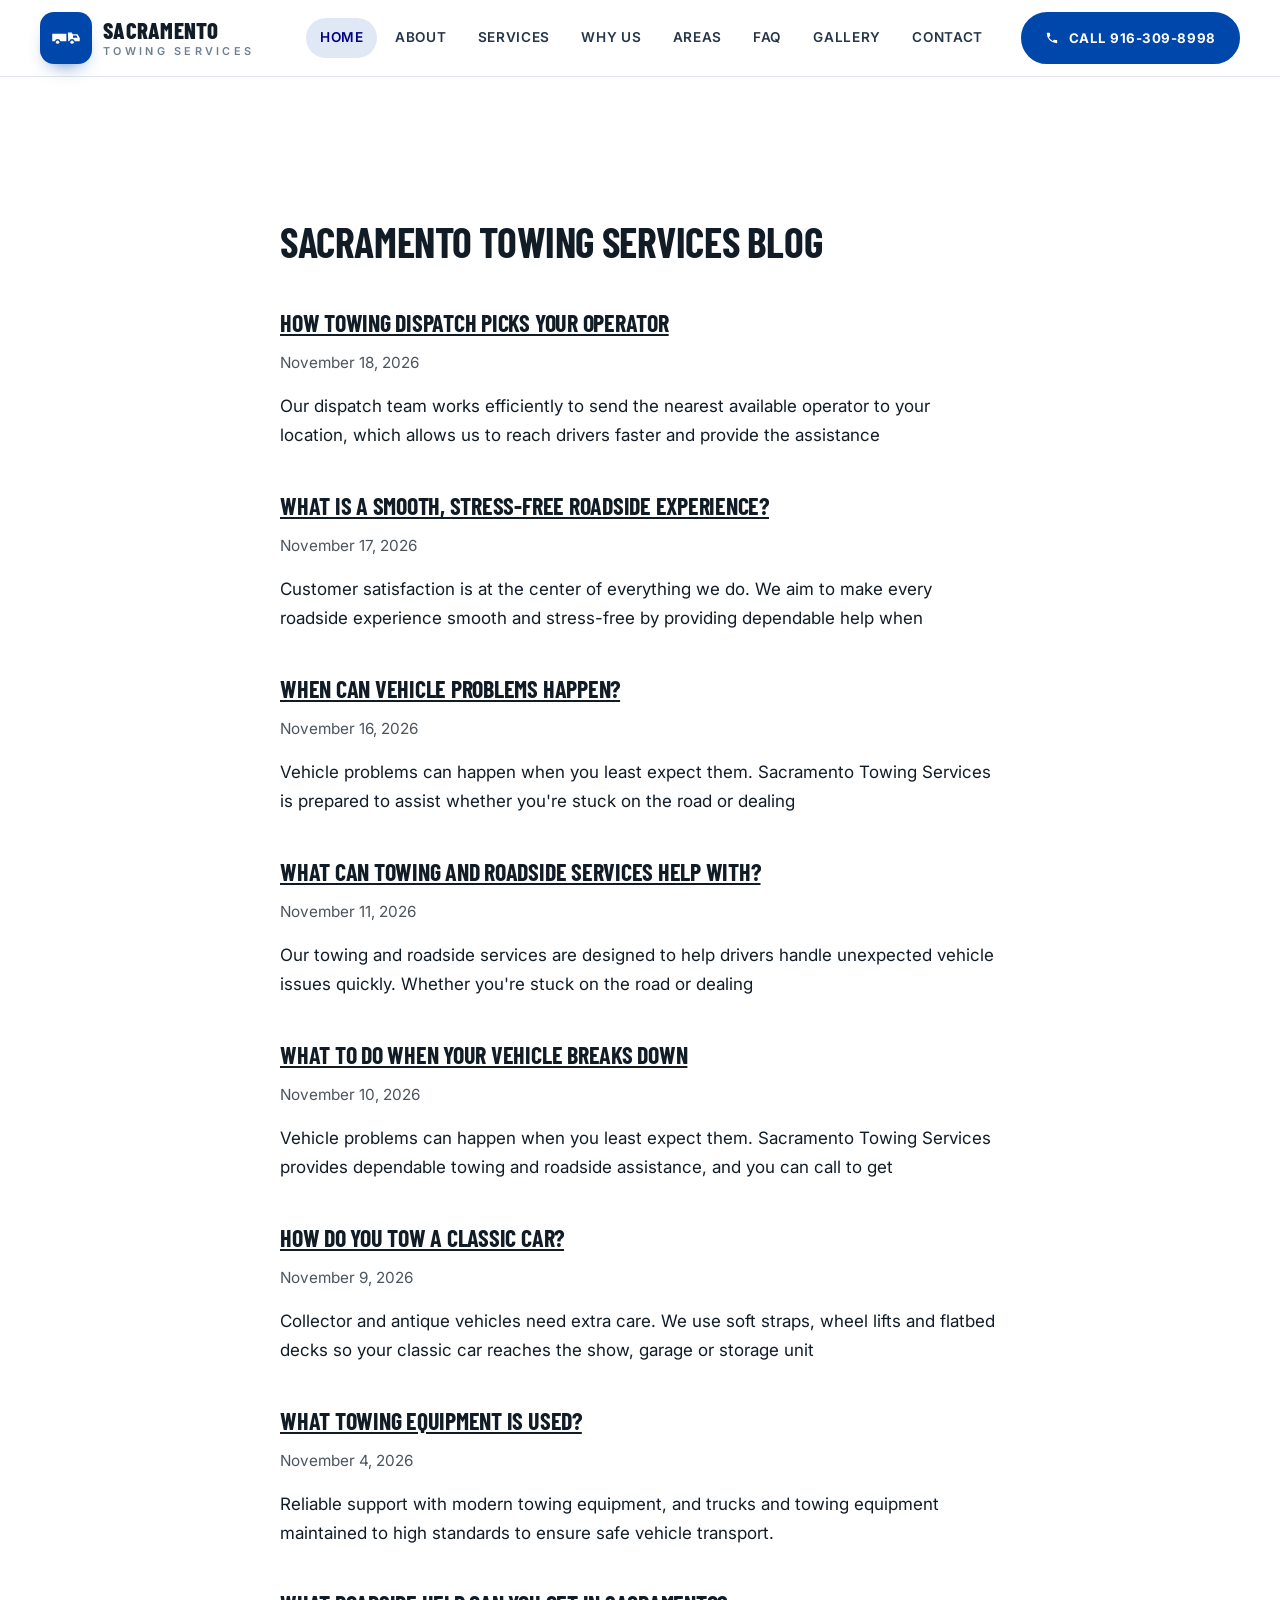
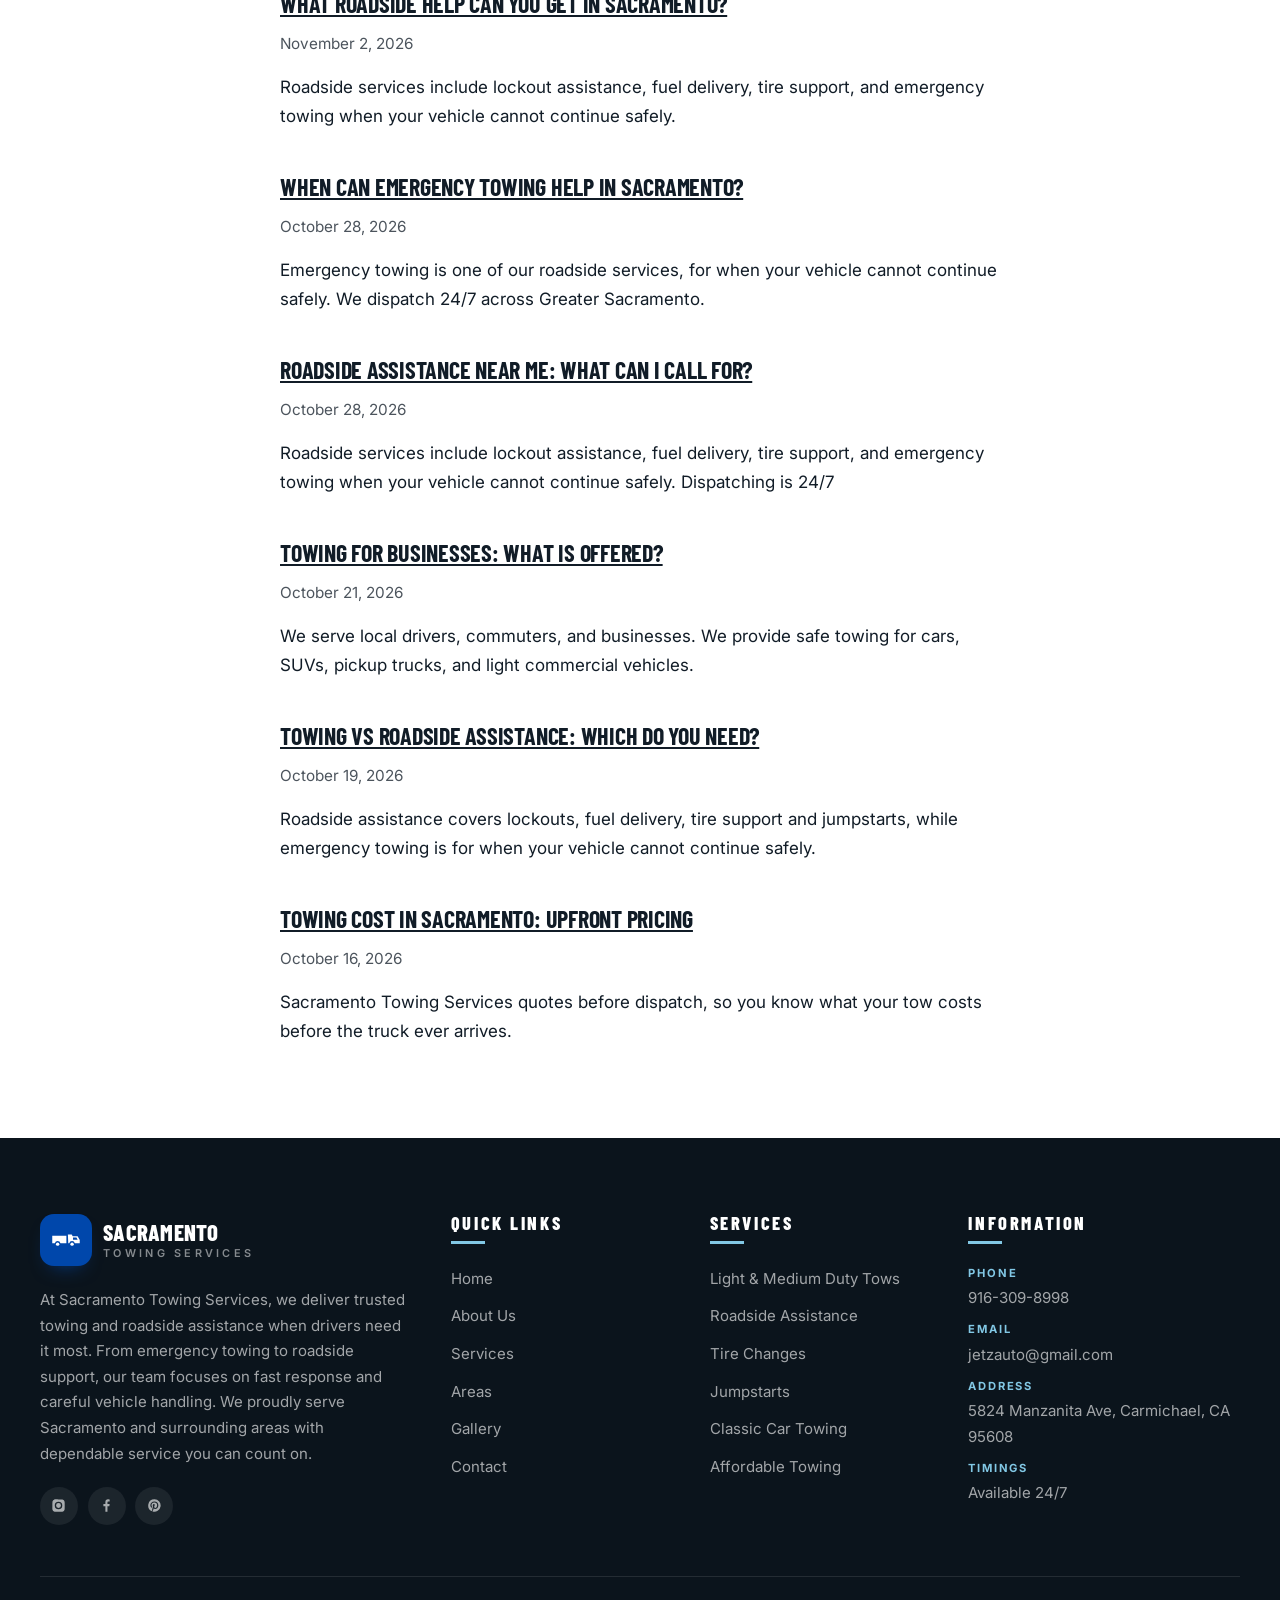
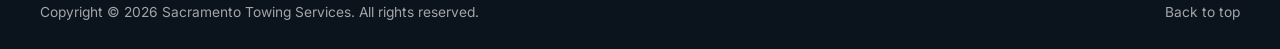
<file: blog/index.html>
<!doctype html>
<html lang="en">
<head>
<meta charset="utf-8">
<meta name="viewport" content="width=device-width, initial-scale=1">
<meta name="theme-color" content="#0047ab">
<link rel="icon" href="/favicon.svg" type="image/svg+xml">
<link rel="apple-touch-icon" href="/favicon.svg">
<link rel="preconnect" href="https://fonts.googleapis.com/">
<link rel="preconnect" href="https://fonts.gstatic.com/" crossorigin>
<link rel="stylesheet" href="https://fonts.googleapis.com/css2?family=Barlow+Condensed:wght@600;700;800&amp;family=Inter:wght@400;500;600;700&amp;display=swap">
<link rel="stylesheet" href="/styles.css">
<script src="/script.js"></script>
<title>Blog | Sacramento Towing Services</title>
<meta name="description" content="Articles and answers from Sacramento Towing Services.">
<link rel="canonical" href="https://www.sacramentotowingservices.com/blog/">
<meta property="og:type" content="article">
<meta property="og:title" content="Blog | Sacramento Towing Services">
<meta property="og:description" content="Articles and answers from Sacramento Towing Services.">
<meta property="og:url" content="https://www.sacramentotowingservices.com/blog/">
<style>.lv-blog{box-sizing:border-box;max-width:760px;margin:0 auto;padding:clamp(96px,12vw,140px) 20px 64px;line-height:1.7;font-size:1.0625rem}.lv-blog h1{font-size:clamp(1.9rem,4vw,2.6rem);line-height:1.2;font-weight:700;margin:0 0 16px}.lv-blog h2{font-size:1.5rem;line-height:1.3;font-weight:700;margin:40px 0 12px}.lv-blog h3{font-size:1.15rem;line-height:1.4;font-weight:600;margin:24px 0 8px}.lv-blog p{margin:0 0 16px}.lv-blog ul{list-style:disc;padding-left:1.4em;margin:0 0 16px}.lv-blog li{margin:0 0 8px}.lv-blog a{color:inherit;text-decoration:underline;text-underline-offset:2px}.lv-blog__answer{font-size:1.15em}.lv-blog__meta,.lv-blog__crumbs{opacity:.75;font-size:.9em}.lv-blog__cta{margin-top:40px;padding:24px;border:1px solid currentColor;border-radius:8px}.lv-blog .lv-blog__list{list-style:none;padding:0}.lv-blog__list li{margin:0 0 28px}</style>
<script type="application/ld+json">{"@context":"https://schema.org","@graph":[{"@type":"LocalBusiness","@id":"https://www.sacramentotowingservices.com/#business","name":"Sacramento Towing Services","url":"https://www.sacramentotowingservices.com/","telephone":"9163098998","areaServed":["Sacramento","Fair Oaks","Citrus Heights","Arden-Arcade","North Highlands","Rancho Cordova","Roseville","Rocklin","Folsom","El Dorado Hills","West Sacramento","South Sacramento","Elk Grove","Antelope","Elverta","Mather","Orangevale","Carmichael"]}]}</script>
</head>
<body>
<header class="header" id="header">
  <div class="wrap header__inner">
    <a class="brand" href="/#top" aria-label="Sacramento Towing Services home">
      <span class="brand__mark" aria-hidden="true">
        <svg viewbox="0 0 48 32"><path d="M2 21h4.2a4.6 4.6 0 0 1 8.9 0h9.5V9H2zm25.6 0h1.6a4.6 4.6 0 0 1 8.9 0H46v-5l-3.4-6h-7.9l-1.6-3H27zm7.6-9h5.5l1.9 3.4h-7.4z"/><circle cx="10.6" cy="22.6" r="2.7"/><circle cx="33.7" cy="22.6" r="2.7"/></svg>
      </span>
      <span class="brand__text">
        <strong>Sacramento</strong>
        <span>Towing Services</span>
      </span>
    </a>

    <nav class="nav" id="nav" aria-label="Main navigation">
      <ul>
        <li><a href="/#top" class="is-active">Home</a></li>
        <li><a href="/#about">About</a></li>
        <li><a href="/#services">Services</a></li>
        <li><a href="/#why">Why Us</a></li>
        <li><a href="/#areas">Areas</a></li>
        <li><a href="/#faq">FAQ</a></li>
        <li><a href="/#gallery">Gallery</a></li>
        <li><a href="/#contact">Contact</a></li>
      </ul>
    </nav>

    <a class="btn btn--primary header__cta" href="tel:9163098998">
      <svg viewbox="0 0 24 24" aria-hidden="true"><path d="M6.6 10.8a15.1 15.1 0 0 0 6.6 6.6l2.2-2.2a1 1 0 0 1 1-.25 11.4 11.4 0 0 0 3.6.57 1 1 0 0 1 1 1V20a1 1 0 0 1-1 1A17 17 0 0 1 3 4a1 1 0 0 1 1-1h3.5a1 1 0 0 1 1 1 11.4 11.4 0 0 0 .57 3.6 1 1 0 0 1-.25 1z"/></svg>
      <span>Call 916-309-8998</span>
    </a>

    <button class="burger" id="burger" aria-label="Open menu" aria-expanded="false" aria-controls="nav">
      <span></span><span></span><span></span>
    </button>
  </div>
</header>
<main id="main" class="lv-blog"><h1>Sacramento Towing Services blog</h1>
<ul class="lv-blog__list">
<li><h2><a href="/blog/towing-dispatch/">How towing dispatch picks your operator</a></h2><p class="lv-blog__meta"><time datetime="2026-11-18">November 18, 2026</time></p><p>Our dispatch team works efficiently to send the nearest available operator to your location, which allows us to reach drivers faster and provide the assistance</p></li>
<li><h2><a href="/blog/roadside-experience/">What is a smooth, stress-free roadside experience?</a></h2><p class="lv-blog__meta"><time datetime="2026-11-17">November 17, 2026</time></p><p>Customer satisfaction is at the center of everything we do. We aim to make every roadside experience smooth and stress-free by providing dependable help when</p></li>
<li><h2><a href="/blog/towing-help/">When can vehicle problems happen?</a></h2><p class="lv-blog__meta"><time datetime="2026-11-16">November 16, 2026</time></p><p>Vehicle problems can happen when you least expect them. Sacramento Towing Services is prepared to assist whether you&#39;re stuck on the road or dealing</p></li>
<li><h2><a href="/blog/roadside-assistance/">What can towing and roadside services help with?</a></h2><p class="lv-blog__meta"><time datetime="2026-11-11">November 11, 2026</time></p><p>Our towing and roadside services are designed to help drivers handle unexpected vehicle issues quickly. Whether you&#39;re stuck on the road or dealing</p></li>
<li><h2><a href="/blog/roadside-help/">What to do when your vehicle breaks down</a></h2><p class="lv-blog__meta"><time datetime="2026-11-10">November 10, 2026</time></p><p>Vehicle problems can happen when you least expect them. Sacramento Towing Services provides dependable towing and roadside assistance, and you can call to get</p></li>
<li><h2><a href="/blog/classic-car-towing/">How do you tow a classic car?</a></h2><p class="lv-blog__meta"><time datetime="2026-11-09">November 9, 2026</time></p><p>Collector and antique vehicles need extra care. We use soft straps, wheel lifts and flatbed decks so your classic car reaches the show, garage or storage unit</p></li>
<li><h2><a href="/blog/towing-equipment/">What towing equipment is used?</a></h2><p class="lv-blog__meta"><time datetime="2026-11-04">November 4, 2026</time></p><p>Reliable support with modern towing equipment, and trucks and towing equipment maintained to high standards to ensure safe vehicle transport.</p></li>
<li><h2><a href="/blog/roadside-assistance-in-sacramento/">What roadside help can you get in Sacramento?</a></h2><p class="lv-blog__meta"><time datetime="2026-11-02">November 2, 2026</time></p><p>Roadside services include lockout assistance, fuel delivery, tire support, and emergency towing when your vehicle cannot continue safely.</p></li>
<li><h2><a href="/blog/emergency-towing-sacramento/">When can emergency towing help in Sacramento?</a></h2><p class="lv-blog__meta"><time datetime="2026-10-28">October 28, 2026</time></p><p>Emergency towing is one of our roadside services, for when your vehicle cannot continue safely. We dispatch 24/7 across Greater Sacramento.</p></li>
<li><h2><a href="/blog/roadside-assistance-near-me/">Roadside assistance near me: what can I call for?</a></h2><p class="lv-blog__meta"><time datetime="2026-10-28">October 28, 2026</time></p><p>Roadside services include lockout assistance, fuel delivery, tire support, and emergency towing when your vehicle cannot continue safely. Dispatching is 24/7</p></li>
<li><h2><a href="/blog/towing-for-businesses/">Towing for businesses: what is offered?</a></h2><p class="lv-blog__meta"><time datetime="2026-10-21">October 21, 2026</time></p><p>We serve local drivers, commuters, and businesses. We provide safe towing for cars, SUVs, pickup trucks, and light commercial vehicles.</p></li>
<li><h2><a href="/blog/towing-vs-roadside-assistance/">Towing vs roadside assistance: which do you need?</a></h2><p class="lv-blog__meta"><time datetime="2026-10-19">October 19, 2026</time></p><p>Roadside assistance covers lockouts, fuel delivery, tire support and jumpstarts, while emergency towing is for when your vehicle cannot continue safely.</p></li>
<li><h2><a href="/blog/towing-cost-sacramento/">Towing Cost in Sacramento: Upfront Pricing</a></h2><p class="lv-blog__meta"><time datetime="2026-10-16">October 16, 2026</time></p><p>Sacramento Towing Services quotes before dispatch, so you know what your tow costs before the truck ever arrives.</p></li>
</ul>
</main>
<footer class="footer">
  <div class="wrap footer__grid">
    <div class="footer__col footer__col--brand">
      <a class="brand brand--footer" href="/#top" aria-label="Sacramento Towing Services home">
        <span class="brand__mark" aria-hidden="true">
          <svg viewbox="0 0 48 32"><path d="M2 21h4.2a4.6 4.6 0 0 1 8.9 0h9.5V9H2zm25.6 0h1.6a4.6 4.6 0 0 1 8.9 0H46v-5l-3.4-6h-7.9l-1.6-3H27zm7.6-9h5.5l1.9 3.4h-7.4z"/><circle cx="10.6" cy="22.6" r="2.7"/><circle cx="33.7" cy="22.6" r="2.7"/></svg>
        </span>
        <span class="brand__text"><strong>Sacramento</strong><span>Towing Services</span></span>
      </a>
      <p>At Sacramento Towing Services, we deliver trusted towing and roadside assistance when drivers need it
        most. From emergency towing to roadside support, our team focuses on fast response and careful vehicle
        handling. We proudly serve Sacramento and surrounding areas with dependable service you can count on.</p>
      <div class="footer__social">
        <a href="https://www.instagram.com/jetztow" target="_blank" rel="noopener" aria-label="Instagram">
          <svg viewbox="0 0 24 24" aria-hidden="true"><path d="M12 2.2c3.2 0 3.6 0 4.9.07 1.2.06 1.8.25 2.2.42.6.22 1 .48 1.4.9s.68.8.9 1.4c.17.4.36 1 .42 2.2.06 1.3.07 1.7.07 4.9s0 3.6-.07 4.9c-.06 1.2-.25 1.8-.42 2.2a3.9 3.9 0 0 1-.9 1.4c-.4.4-.8.68-1.4.9-.4.17-1 .36-2.2.42-1.3.06-1.7.07-4.9.07s-3.6 0-4.9-.07c-1.2-.06-1.8-.25-2.2-.42a3.9 3.9 0 0 1-1.4-.9 3.9 3.9 0 0 1-.9-1.4c-.17-.4-.36-1-.42-2.2C2.2 15.6 2.2 15.2 2.2 12s0-3.6.07-4.9c.06-1.2.25-1.8.42-2.2.22-.6.48-1 .9-1.4s.8-.68 1.4-.9c.4-.17 1-.36 2.2-.42C8.4 2.2 8.8 2.2 12 2.2m0 3.8a6 6 0 1 0 0 12 6 6 0 0 0 0-12m0 9.9a3.9 3.9 0 1 1 0-7.8 3.9 3.9 0 0 1 0 7.8m7.6-10.1a1.4 1.4 0 1 1-2.8 0 1.4 1.4 0 0 1 2.8 0"/></svg>
        </a>
        <a href="https://www.facebook.com/TowKingLLC" target="_blank" rel="noopener" aria-label="Facebook">
          <svg viewbox="0 0 24 24" aria-hidden="true"><path d="M13.5 22v-9h3l.5-3.5h-3.5V7.3c0-1 .3-1.7 1.7-1.7H17V2.4A22 22 0 0 0 14.4 2C11.9 2 10.2 3.6 10.2 6.5v3H7V13h3.2v9z"/></svg>
        </a>
        <a href="https://www.pinterest.com/jetzauto/" target="_blank" rel="noopener" aria-label="Pinterest">
          <svg viewbox="0 0 24 24" aria-hidden="true"><path d="M12 2a10 10 0 0 0-3.7 19.3c-.09-.8-.17-2 .03-2.9l1.2-5s-.3-.6-.3-1.5c0-1.4.8-2.5 1.8-2.5.9 0 1.3.65 1.3 1.4 0 .87-.55 2.16-.84 3.36-.24 1 .5 1.83 1.5 1.83 1.8 0 3.2-1.9 3.2-4.7 0-2.4-1.8-4.1-4.3-4.1a4.5 4.5 0 0 0-4.7 4.5c0 .9.34 1.85.77 2.37.08.1.09.19.07.3l-.28 1.13c-.04.18-.15.22-.34.13-1.25-.58-2.03-2.4-2.03-3.87 0-3.15 2.29-6.04 6.6-6.04 3.46 0 6.16 2.47 6.16 5.77 0 3.44-2.17 6.22-5.19 6.22-1 0-1.96-.53-2.29-1.15l-.62 2.38c-.22.87-.83 1.96-1.24 2.62A10 10 0 1 0 12 2"/></svg>
        </a>
      </div>
    </div>

    <div class="footer__col">
      <h4>Quick Links</h4>
      <ul>
        <li><a href="/#top">Home</a></li>
        <li><a href="/#about">About Us</a></li>
        <li><a href="/#services">Services</a></li>
        <li><a href="/#areas">Areas</a></li>
        <li><a href="/#gallery">Gallery</a></li>
        <li><a href="/#contact">Contact</a></li>
      </ul>
    </div>

    <div class="footer__col">
      <h4>Services</h4>
      <ul>
        <li><a href="/#services">Light &amp; Medium Duty Tows</a></li>
        <li><a href="/#services">Roadside Assistance</a></li>
        <li><a href="/#services">Tire Changes</a></li>
        <li><a href="/#services">Jumpstarts</a></li>
        <li><a href="/#services">Classic Car Towing</a></li>
        <li><a href="/#services">Affordable Towing</a></li>
      </ul>
    </div>

    <div class="footer__col">
      <h4>Information</h4>
      <ul class="footer__info">
        <li><span>Phone</span><a href="tel:9163098998">916-309-8998</a></li>
        <li><span>Email</span><a href="mailto:jetzauto@gmail.com">jetzauto@gmail.com</a></li>
        <li><span>Address</span><a href="https://maps.google.com/?q=5824+Manzanita+Ave,+Carmichael,+CA+95608" target="_blank" rel="noopener">5824 Manzanita Ave, Carmichael, CA 95608</a></li>
        <li><span>Timings</span><a href="tel:9163098998">Available 24/7</a></li>
      </ul>
    </div>
  </div>

  <div class="wrap footer__bar">
    <p>Copyright © <span id="year">2026</span> Sacramento Towing Services. All rights reserved.</p>
    <p><a href="/#top">Back to top</a></p>
  </div>
</footer>
</body>
</html>
</file>
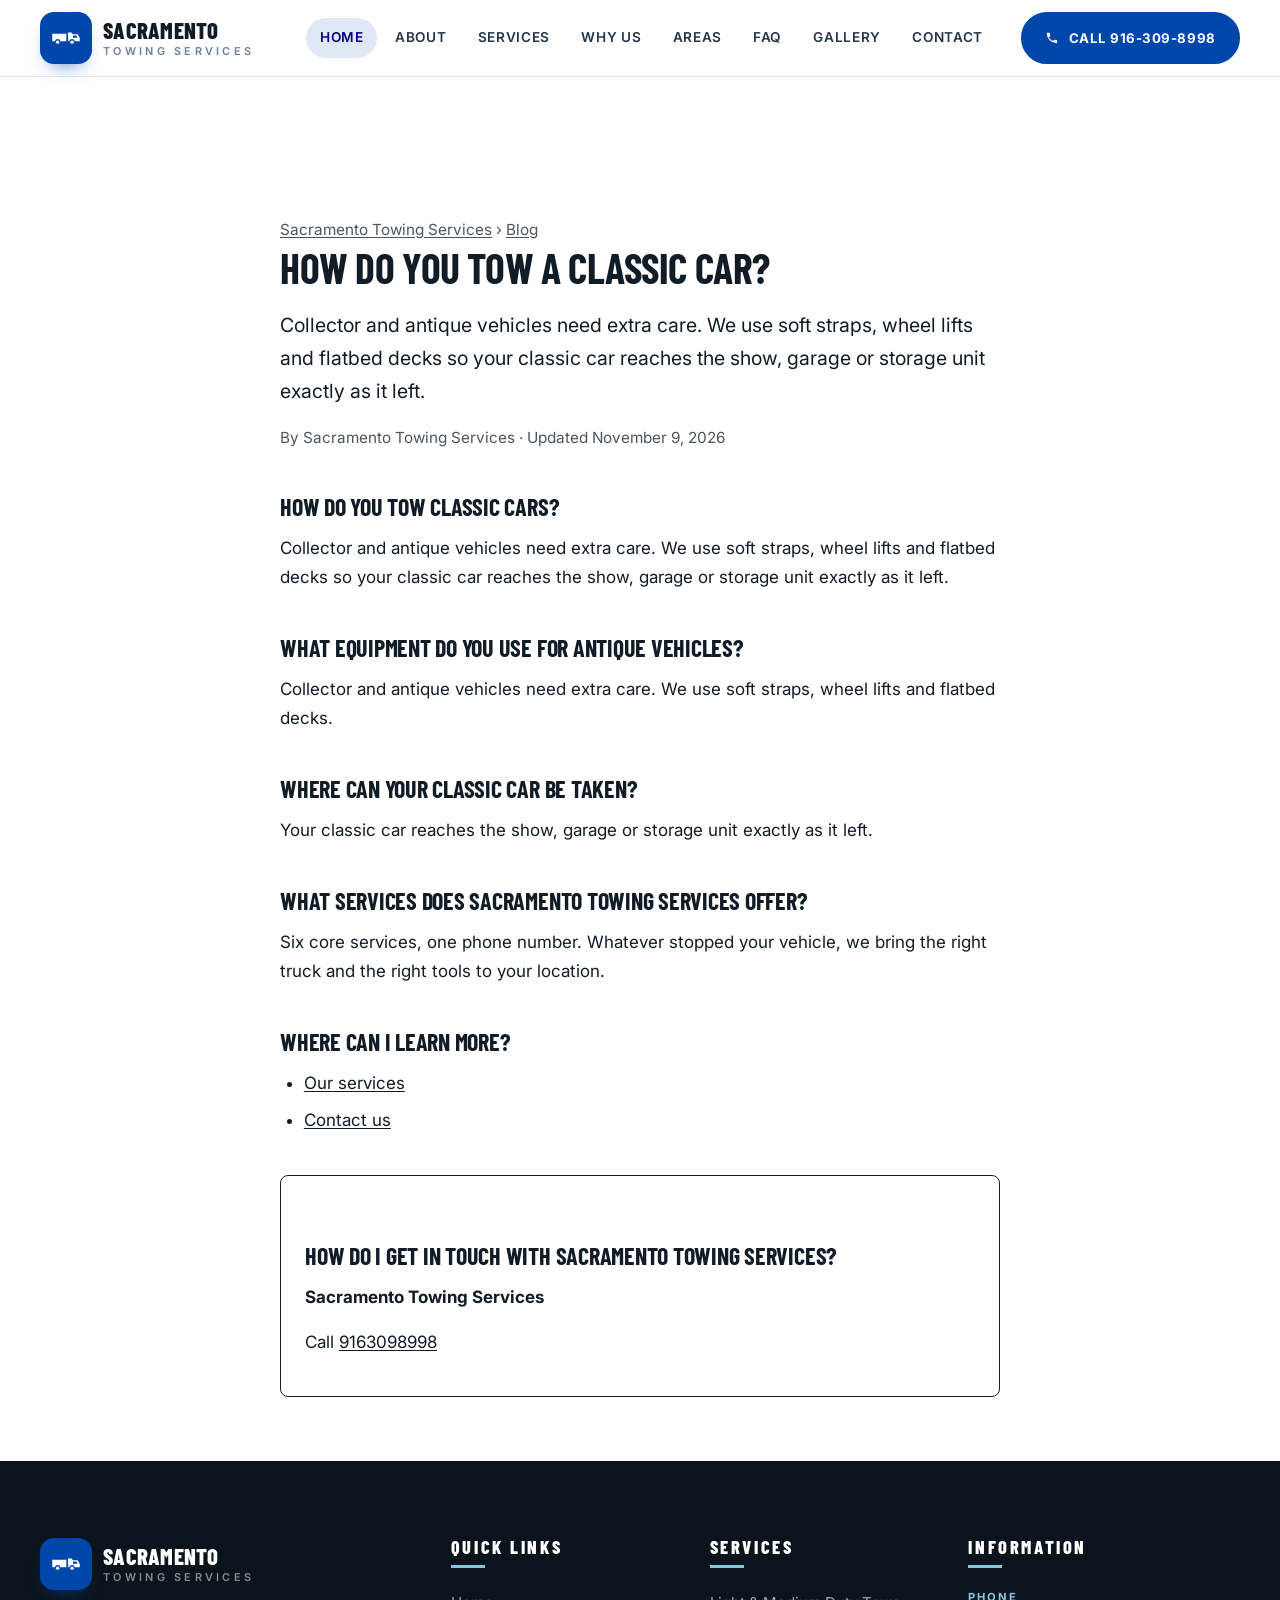
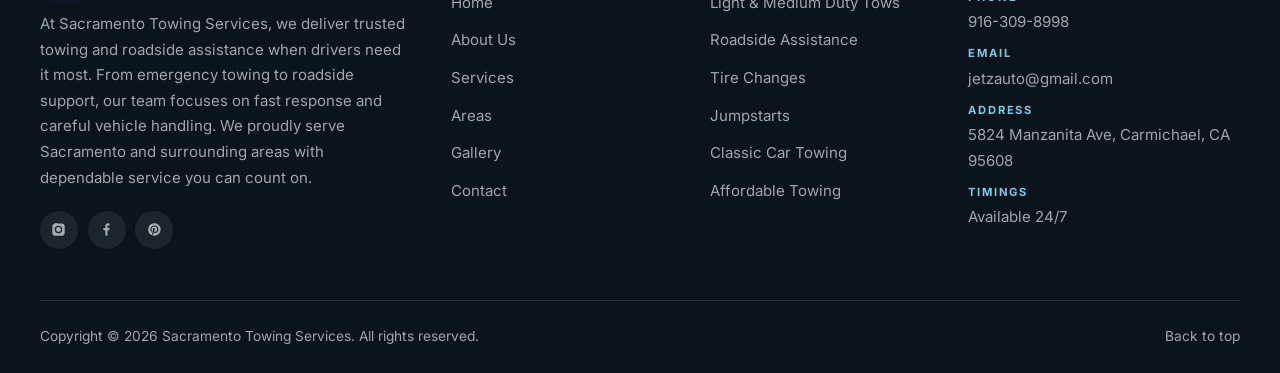
<file: blog/classic-car-towing/index.html>
<!doctype html>
<html lang="en">
<head>
<meta charset="utf-8">
<meta name="viewport" content="width=device-width, initial-scale=1">
<meta name="theme-color" content="#0047ab">
<link rel="icon" href="/favicon.svg" type="image/svg+xml">
<link rel="apple-touch-icon" href="/favicon.svg">
<link rel="preconnect" href="https://fonts.googleapis.com/">
<link rel="preconnect" href="https://fonts.gstatic.com/" crossorigin>
<link rel="stylesheet" href="https://fonts.googleapis.com/css2?family=Barlow+Condensed:wght@600;700;800&amp;family=Inter:wght@400;500;600;700&amp;display=swap">
<link rel="stylesheet" href="/styles.css">
<script src="/script.js"></script>
<title>How do you tow a classic car? | Sacramento Towing Services</title>
<meta name="description" content="Collector and antique vehicles need extra care. We use soft straps, wheel lifts and flatbed decks so your classic car reaches the show, garage or storage unit">
<link rel="canonical" href="https://www.sacramentotowingservices.com/blog/classic-car-towing/">
<meta property="og:type" content="article">
<meta property="og:title" content="How do you tow a classic car? | Sacramento Towing Services">
<meta property="og:description" content="Collector and antique vehicles need extra care. We use soft straps, wheel lifts and flatbed decks so your classic car reaches the show, garage or storage unit">
<meta property="og:url" content="https://www.sacramentotowingservices.com/blog/classic-car-towing/">
<meta name="lv-blog-draft" content="e8871db1b771834999dbf0b667f24838">
<style>.lv-blog{box-sizing:border-box;max-width:760px;margin:0 auto;padding:clamp(96px,12vw,140px) 20px 64px;line-height:1.7;font-size:1.0625rem}.lv-blog h1{font-size:clamp(1.9rem,4vw,2.6rem);line-height:1.2;font-weight:700;margin:0 0 16px}.lv-blog h2{font-size:1.5rem;line-height:1.3;font-weight:700;margin:40px 0 12px}.lv-blog h3{font-size:1.15rem;line-height:1.4;font-weight:600;margin:24px 0 8px}.lv-blog p{margin:0 0 16px}.lv-blog ul{list-style:disc;padding-left:1.4em;margin:0 0 16px}.lv-blog li{margin:0 0 8px}.lv-blog a{color:inherit;text-decoration:underline;text-underline-offset:2px}.lv-blog__answer{font-size:1.15em}.lv-blog__meta,.lv-blog__crumbs{opacity:.75;font-size:.9em}.lv-blog__cta{margin-top:40px;padding:24px;border:1px solid currentColor;border-radius:8px}.lv-blog .lv-blog__list{list-style:none;padding:0}.lv-blog__list li{margin:0 0 28px}</style>
<script type="application/ld+json">{"@context":"https://schema.org","@graph":[{"@type":"BlogPosting","headline":"How do you tow a classic car?","description":"Collector and antique vehicles need extra care. We use soft straps, wheel lifts and flatbed decks so your classic car reaches the show, garage or storage unit","url":"https://www.sacramentotowingservices.com/blog/classic-car-towing/","mainEntityOfPage":"https://www.sacramentotowingservices.com/blog/classic-car-towing/","datePublished":"2026-11-09","dateModified":"2026-11-09","author":{"@type":"LocalBusiness","@id":"https://www.sacramentotowingservices.com/#business","name":"Sacramento Towing Services","url":"https://www.sacramentotowingservices.com/","telephone":"9163098998","areaServed":["Sacramento","Fair Oaks","Citrus Heights","Arden-Arcade","North Highlands","Rancho Cordova","Roseville","Rocklin","Folsom","El Dorado Hills","West Sacramento","South Sacramento","Elk Grove","Antelope","Elverta","Mather","Orangevale","Carmichael"]},"publisher":{"@id":"https://www.sacramentotowingservices.com/#business"}},{"@type":"BreadcrumbList","itemListElement":[{"@type":"ListItem","position":1,"name":"Sacramento Towing Services","item":"https://www.sacramentotowingservices.com/"},{"@type":"ListItem","position":2,"name":"Blog","item":"https://www.sacramentotowingservices.com/blog/"},{"@type":"ListItem","position":3,"name":"How do you tow a classic car?","item":"https://www.sacramentotowingservices.com/blog/classic-car-towing/"}]}]}</script>
</head>
<body>
<header class="header" id="header">
  <div class="wrap header__inner">
    <a class="brand" href="/#top" aria-label="Sacramento Towing Services home">
      <span class="brand__mark" aria-hidden="true">
        <svg viewbox="0 0 48 32"><path d="M2 21h4.2a4.6 4.6 0 0 1 8.9 0h9.5V9H2zm25.6 0h1.6a4.6 4.6 0 0 1 8.9 0H46v-5l-3.4-6h-7.9l-1.6-3H27zm7.6-9h5.5l1.9 3.4h-7.4z"/><circle cx="10.6" cy="22.6" r="2.7"/><circle cx="33.7" cy="22.6" r="2.7"/></svg>
      </span>
      <span class="brand__text">
        <strong>Sacramento</strong>
        <span>Towing Services</span>
      </span>
    </a>

    <nav class="nav" id="nav" aria-label="Main navigation">
      <ul>
        <li><a href="/#top" class="is-active">Home</a></li>
        <li><a href="/#about">About</a></li>
        <li><a href="/#services">Services</a></li>
        <li><a href="/#why">Why Us</a></li>
        <li><a href="/#areas">Areas</a></li>
        <li><a href="/#faq">FAQ</a></li>
        <li><a href="/#gallery">Gallery</a></li>
        <li><a href="/#contact">Contact</a></li>
      </ul>
    </nav>

    <a class="btn btn--primary header__cta" href="tel:9163098998">
      <svg viewbox="0 0 24 24" aria-hidden="true"><path d="M6.6 10.8a15.1 15.1 0 0 0 6.6 6.6l2.2-2.2a1 1 0 0 1 1-.25 11.4 11.4 0 0 0 3.6.57 1 1 0 0 1 1 1V20a1 1 0 0 1-1 1A17 17 0 0 1 3 4a1 1 0 0 1 1-1h3.5a1 1 0 0 1 1 1 11.4 11.4 0 0 0 .57 3.6 1 1 0 0 1-.25 1z"/></svg>
      <span>Call 916-309-8998</span>
    </a>

    <button class="burger" id="burger" aria-label="Open menu" aria-expanded="false" aria-controls="nav">
      <span></span><span></span><span></span>
    </button>
  </div>
</header>
<main id="main" class="lv-blog"><article>
<nav class="lv-blog__crumbs" aria-label="Breadcrumb"><a href="/">Sacramento Towing Services</a> › <a href="/blog/">Blog</a></nav>
<h1>How do you tow a classic car?</h1>
<p class="lv-blog__answer">Collector and antique vehicles need extra care. We use soft straps, wheel lifts and flatbed decks so your classic car reaches the show, garage or storage unit exactly as it left.</p>
<p class="lv-blog__meta">By Sacramento Towing Services · Updated <time datetime="2026-11-09">November 9, 2026</time></p>
<h2>How do you tow classic cars?</h2>
<p>Collector and antique vehicles need extra care. We use soft straps, wheel lifts and flatbed decks so your classic car reaches the show, garage or storage unit exactly as it left.</p>
<h2>What equipment do you use for antique vehicles?</h2>
<p>Collector and antique vehicles need extra care. We use soft straps, wheel lifts and flatbed decks.</p>
<h2>Where can your classic car be taken?</h2>
<p>Your classic car reaches the show, garage or storage unit exactly as it left.</p>
<h2>What services does Sacramento Towing Services offer?</h2>
<p>Six core services, one phone number. Whatever stopped your vehicle, we bring the right truck and the right tools to your location.</p>
<h2>Where can I learn more?</h2><ul>
<li><a href="/#services">Our services</a></li>
<li><a href="/#contact">Contact us</a></li>
</ul>
<section class="lv-blog__cta"><h2>How do I get in touch with Sacramento Towing Services?</h2><p><strong>Sacramento Towing Services</strong></p><p>Call <a href="tel:9163098998">9163098998</a></p></section>
</article></main>
<footer class="footer">
  <div class="wrap footer__grid">
    <div class="footer__col footer__col--brand">
      <a class="brand brand--footer" href="/#top" aria-label="Sacramento Towing Services home">
        <span class="brand__mark" aria-hidden="true">
          <svg viewbox="0 0 48 32"><path d="M2 21h4.2a4.6 4.6 0 0 1 8.9 0h9.5V9H2zm25.6 0h1.6a4.6 4.6 0 0 1 8.9 0H46v-5l-3.4-6h-7.9l-1.6-3H27zm7.6-9h5.5l1.9 3.4h-7.4z"/><circle cx="10.6" cy="22.6" r="2.7"/><circle cx="33.7" cy="22.6" r="2.7"/></svg>
        </span>
        <span class="brand__text"><strong>Sacramento</strong><span>Towing Services</span></span>
      </a>
      <p>At Sacramento Towing Services, we deliver trusted towing and roadside assistance when drivers need it
        most. From emergency towing to roadside support, our team focuses on fast response and careful vehicle
        handling. We proudly serve Sacramento and surrounding areas with dependable service you can count on.</p>
      <div class="footer__social">
        <a href="https://www.instagram.com/jetztow" target="_blank" rel="noopener" aria-label="Instagram">
          <svg viewbox="0 0 24 24" aria-hidden="true"><path d="M12 2.2c3.2 0 3.6 0 4.9.07 1.2.06 1.8.25 2.2.42.6.22 1 .48 1.4.9s.68.8.9 1.4c.17.4.36 1 .42 2.2.06 1.3.07 1.7.07 4.9s0 3.6-.07 4.9c-.06 1.2-.25 1.8-.42 2.2a3.9 3.9 0 0 1-.9 1.4c-.4.4-.8.68-1.4.9-.4.17-1 .36-2.2.42-1.3.06-1.7.07-4.9.07s-3.6 0-4.9-.07c-1.2-.06-1.8-.25-2.2-.42a3.9 3.9 0 0 1-1.4-.9 3.9 3.9 0 0 1-.9-1.4c-.17-.4-.36-1-.42-2.2C2.2 15.6 2.2 15.2 2.2 12s0-3.6.07-4.9c.06-1.2.25-1.8.42-2.2.22-.6.48-1 .9-1.4s.8-.68 1.4-.9c.4-.17 1-.36 2.2-.42C8.4 2.2 8.8 2.2 12 2.2m0 3.8a6 6 0 1 0 0 12 6 6 0 0 0 0-12m0 9.9a3.9 3.9 0 1 1 0-7.8 3.9 3.9 0 0 1 0 7.8m7.6-10.1a1.4 1.4 0 1 1-2.8 0 1.4 1.4 0 0 1 2.8 0"/></svg>
        </a>
        <a href="https://www.facebook.com/TowKingLLC" target="_blank" rel="noopener" aria-label="Facebook">
          <svg viewbox="0 0 24 24" aria-hidden="true"><path d="M13.5 22v-9h3l.5-3.5h-3.5V7.3c0-1 .3-1.7 1.7-1.7H17V2.4A22 22 0 0 0 14.4 2C11.9 2 10.2 3.6 10.2 6.5v3H7V13h3.2v9z"/></svg>
        </a>
        <a href="https://www.pinterest.com/jetzauto/" target="_blank" rel="noopener" aria-label="Pinterest">
          <svg viewbox="0 0 24 24" aria-hidden="true"><path d="M12 2a10 10 0 0 0-3.7 19.3c-.09-.8-.17-2 .03-2.9l1.2-5s-.3-.6-.3-1.5c0-1.4.8-2.5 1.8-2.5.9 0 1.3.65 1.3 1.4 0 .87-.55 2.16-.84 3.36-.24 1 .5 1.83 1.5 1.83 1.8 0 3.2-1.9 3.2-4.7 0-2.4-1.8-4.1-4.3-4.1a4.5 4.5 0 0 0-4.7 4.5c0 .9.34 1.85.77 2.37.08.1.09.19.07.3l-.28 1.13c-.04.18-.15.22-.34.13-1.25-.58-2.03-2.4-2.03-3.87 0-3.15 2.29-6.04 6.6-6.04 3.46 0 6.16 2.47 6.16 5.77 0 3.44-2.17 6.22-5.19 6.22-1 0-1.96-.53-2.29-1.15l-.62 2.38c-.22.87-.83 1.96-1.24 2.62A10 10 0 1 0 12 2"/></svg>
        </a>
      </div>
    </div>

    <div class="footer__col">
      <h4>Quick Links</h4>
      <ul>
        <li><a href="/#top">Home</a></li>
        <li><a href="/#about">About Us</a></li>
        <li><a href="/#services">Services</a></li>
        <li><a href="/#areas">Areas</a></li>
        <li><a href="/#gallery">Gallery</a></li>
        <li><a href="/#contact">Contact</a></li>
      </ul>
    </div>

    <div class="footer__col">
      <h4>Services</h4>
      <ul>
        <li><a href="/#services">Light &amp; Medium Duty Tows</a></li>
        <li><a href="/#services">Roadside Assistance</a></li>
        <li><a href="/#services">Tire Changes</a></li>
        <li><a href="/#services">Jumpstarts</a></li>
        <li><a href="/#services">Classic Car Towing</a></li>
        <li><a href="/#services">Affordable Towing</a></li>
      </ul>
    </div>

    <div class="footer__col">
      <h4>Information</h4>
      <ul class="footer__info">
        <li><span>Phone</span><a href="tel:9163098998">916-309-8998</a></li>
        <li><span>Email</span><a href="mailto:jetzauto@gmail.com">jetzauto@gmail.com</a></li>
        <li><span>Address</span><a href="https://maps.google.com/?q=5824+Manzanita+Ave,+Carmichael,+CA+95608" target="_blank" rel="noopener">5824 Manzanita Ave, Carmichael, CA 95608</a></li>
        <li><span>Timings</span><a href="tel:9163098998">Available 24/7</a></li>
      </ul>
    </div>
  </div>

  <div class="wrap footer__bar">
    <p>Copyright © <span id="year">2026</span> Sacramento Towing Services. All rights reserved.</p>
    <p><a href="/#top">Back to top</a></p>
  </div>
</footer>
</body>
</html>
</file>
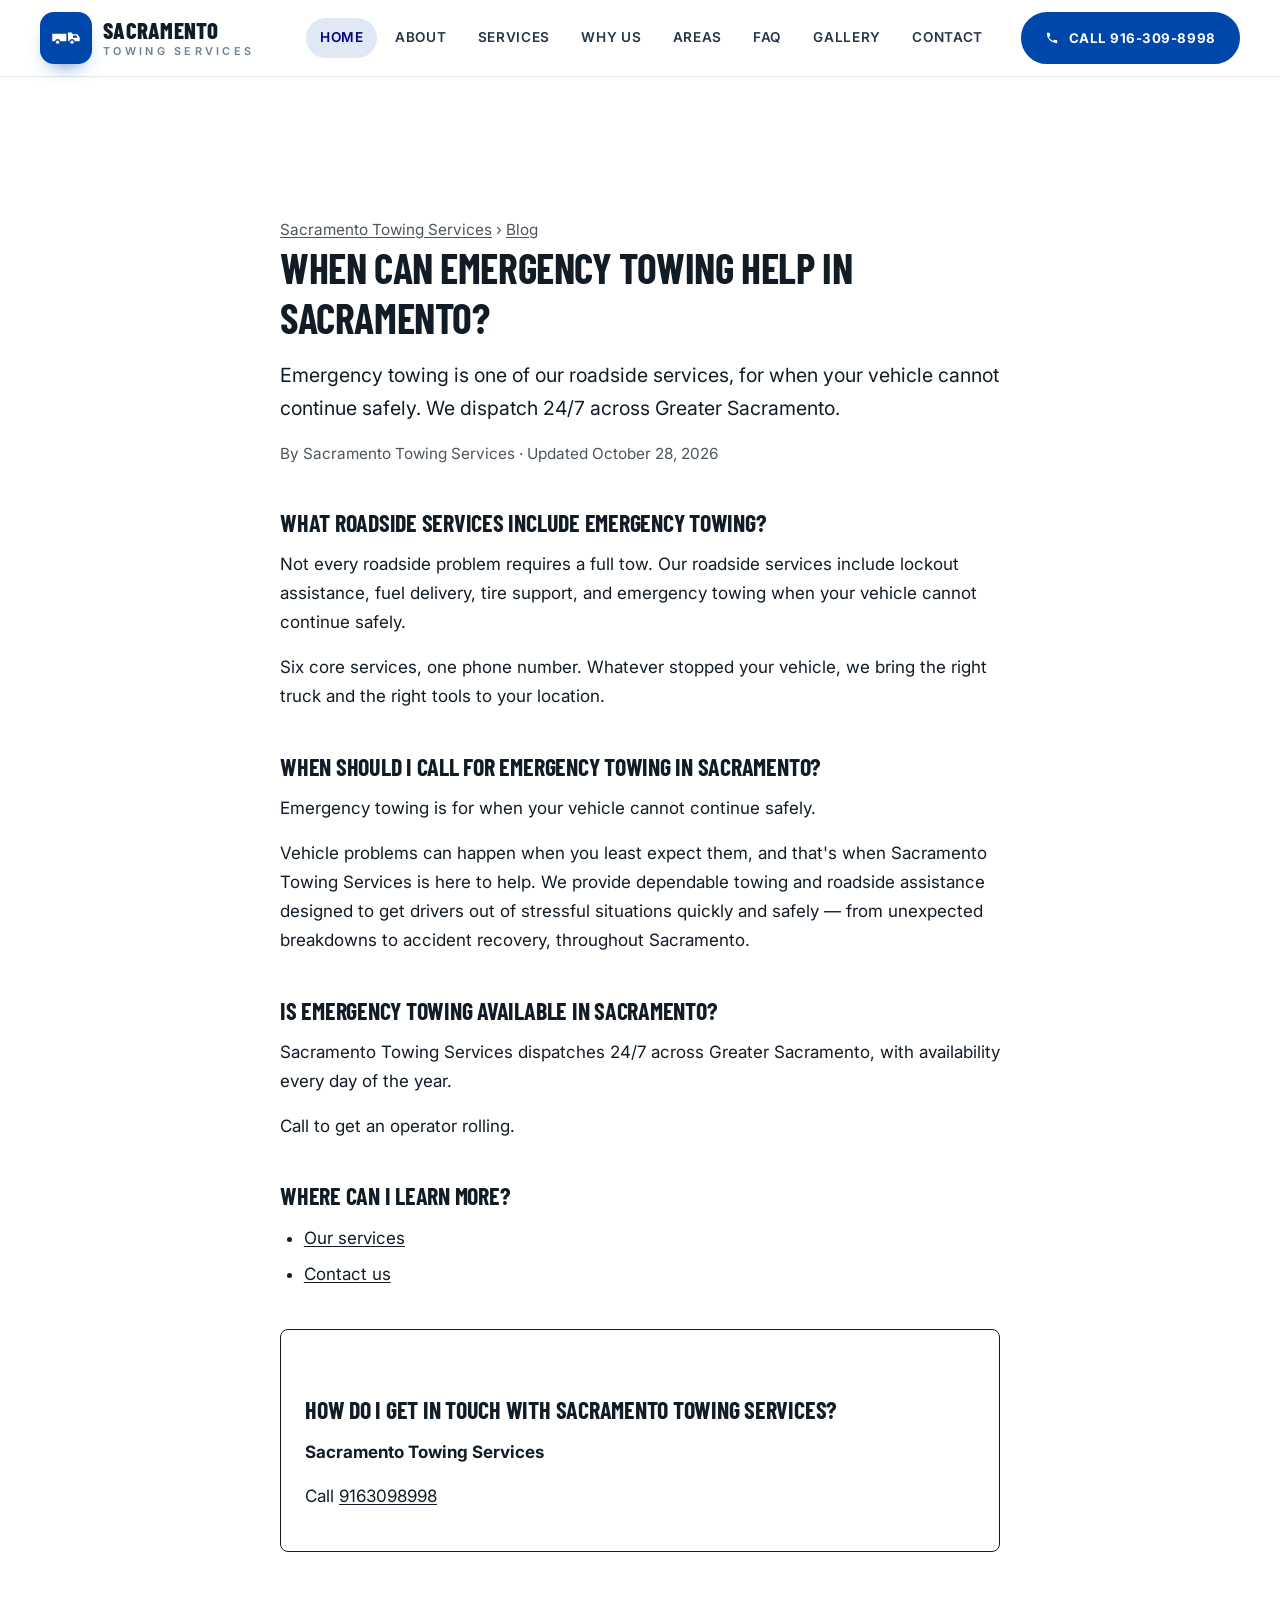
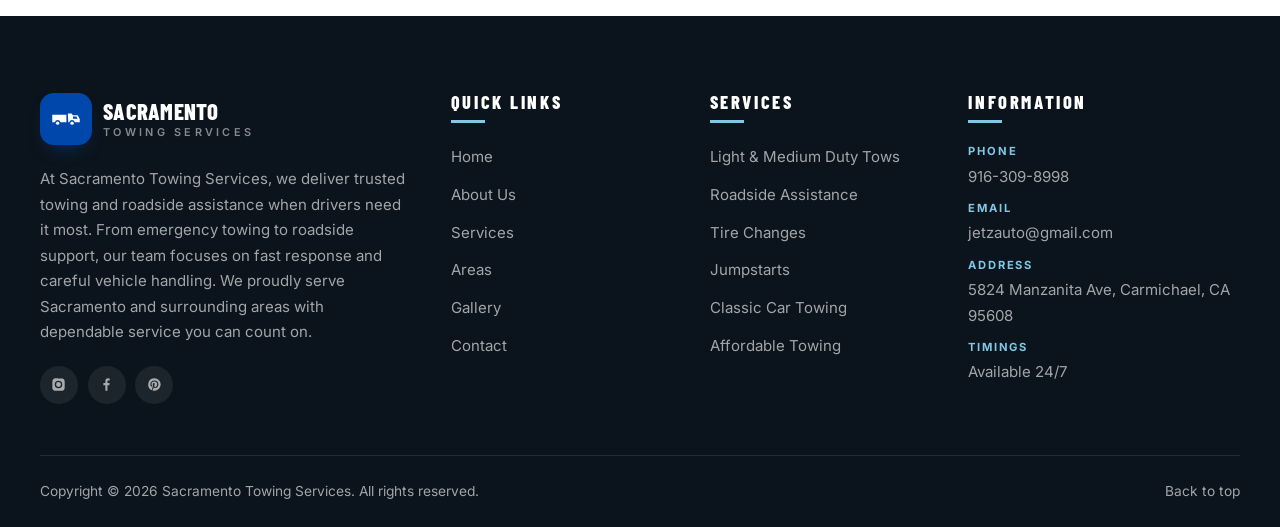
<file: blog/emergency-towing-sacramento/index.html>
<!doctype html>
<html lang="en">
<head>
<meta charset="utf-8">
<meta name="viewport" content="width=device-width, initial-scale=1">
<meta name="theme-color" content="#0047ab">
<link rel="icon" href="/favicon.svg" type="image/svg+xml">
<link rel="apple-touch-icon" href="/favicon.svg">
<link rel="preconnect" href="https://fonts.googleapis.com/">
<link rel="preconnect" href="https://fonts.gstatic.com/" crossorigin>
<link rel="stylesheet" href="https://fonts.googleapis.com/css2?family=Barlow+Condensed:wght@600;700;800&amp;family=Inter:wght@400;500;600;700&amp;display=swap">
<link rel="stylesheet" href="/styles.css">
<script src="/script.js"></script>
<title>When can emergency towing help in Sacramento? | Sacramento Towing Services</title>
<meta name="description" content="Emergency towing is one of our roadside services, for when your vehicle cannot continue safely. We dispatch 24/7 across Greater Sacramento.">
<link rel="canonical" href="https://www.sacramentotowingservices.com/blog/emergency-towing-sacramento/">
<meta property="og:type" content="article">
<meta property="og:title" content="When can emergency towing help in Sacramento? | Sacramento Towing Services">
<meta property="og:description" content="Emergency towing is one of our roadside services, for when your vehicle cannot continue safely. We dispatch 24/7 across Greater Sacramento.">
<meta property="og:url" content="https://www.sacramentotowingservices.com/blog/emergency-towing-sacramento/">
<meta name="lv-blog-draft" content="0778ba2f4cbd1951b0a187bcb6839cbd">
<style>.lv-blog{box-sizing:border-box;max-width:760px;margin:0 auto;padding:clamp(96px,12vw,140px) 20px 64px;line-height:1.7;font-size:1.0625rem}.lv-blog h1{font-size:clamp(1.9rem,4vw,2.6rem);line-height:1.2;font-weight:700;margin:0 0 16px}.lv-blog h2{font-size:1.5rem;line-height:1.3;font-weight:700;margin:40px 0 12px}.lv-blog h3{font-size:1.15rem;line-height:1.4;font-weight:600;margin:24px 0 8px}.lv-blog p{margin:0 0 16px}.lv-blog ul{list-style:disc;padding-left:1.4em;margin:0 0 16px}.lv-blog li{margin:0 0 8px}.lv-blog a{color:inherit;text-decoration:underline;text-underline-offset:2px}.lv-blog__answer{font-size:1.15em}.lv-blog__meta,.lv-blog__crumbs{opacity:.75;font-size:.9em}.lv-blog__cta{margin-top:40px;padding:24px;border:1px solid currentColor;border-radius:8px}.lv-blog .lv-blog__list{list-style:none;padding:0}.lv-blog__list li{margin:0 0 28px}</style>
<script type="application/ld+json">{"@context":"https://schema.org","@graph":[{"@type":"BlogPosting","headline":"When can emergency towing help in Sacramento?","description":"Emergency towing is one of our roadside services, for when your vehicle cannot continue safely. We dispatch 24/7 across Greater Sacramento.","url":"https://www.sacramentotowingservices.com/blog/emergency-towing-sacramento/","mainEntityOfPage":"https://www.sacramentotowingservices.com/blog/emergency-towing-sacramento/","datePublished":"2026-10-28","dateModified":"2026-10-28","author":{"@type":"LocalBusiness","@id":"https://www.sacramentotowingservices.com/#business","name":"Sacramento Towing Services","url":"https://www.sacramentotowingservices.com/","telephone":"9163098998","areaServed":["Sacramento","Fair Oaks","Citrus Heights","Arden-Arcade","North Highlands","Rancho Cordova","Roseville","Rocklin","Folsom","El Dorado Hills","West Sacramento","South Sacramento","Elk Grove","Antelope","Elverta","Mather","Orangevale","Carmichael"]},"publisher":{"@id":"https://www.sacramentotowingservices.com/#business"}},{"@type":"BreadcrumbList","itemListElement":[{"@type":"ListItem","position":1,"name":"Sacramento Towing Services","item":"https://www.sacramentotowingservices.com/"},{"@type":"ListItem","position":2,"name":"Blog","item":"https://www.sacramentotowingservices.com/blog/"},{"@type":"ListItem","position":3,"name":"When can emergency towing help in Sacramento?","item":"https://www.sacramentotowingservices.com/blog/emergency-towing-sacramento/"}]}]}</script>
</head>
<body>
<header class="header" id="header">
  <div class="wrap header__inner">
    <a class="brand" href="/#top" aria-label="Sacramento Towing Services home">
      <span class="brand__mark" aria-hidden="true">
        <svg viewbox="0 0 48 32"><path d="M2 21h4.2a4.6 4.6 0 0 1 8.9 0h9.5V9H2zm25.6 0h1.6a4.6 4.6 0 0 1 8.9 0H46v-5l-3.4-6h-7.9l-1.6-3H27zm7.6-9h5.5l1.9 3.4h-7.4z"/><circle cx="10.6" cy="22.6" r="2.7"/><circle cx="33.7" cy="22.6" r="2.7"/></svg>
      </span>
      <span class="brand__text">
        <strong>Sacramento</strong>
        <span>Towing Services</span>
      </span>
    </a>

    <nav class="nav" id="nav" aria-label="Main navigation">
      <ul>
        <li><a href="/#top" class="is-active">Home</a></li>
        <li><a href="/#about">About</a></li>
        <li><a href="/#services">Services</a></li>
        <li><a href="/#why">Why Us</a></li>
        <li><a href="/#areas">Areas</a></li>
        <li><a href="/#faq">FAQ</a></li>
        <li><a href="/#gallery">Gallery</a></li>
        <li><a href="/#contact">Contact</a></li>
      </ul>
    </nav>

    <a class="btn btn--primary header__cta" href="tel:9163098998">
      <svg viewbox="0 0 24 24" aria-hidden="true"><path d="M6.6 10.8a15.1 15.1 0 0 0 6.6 6.6l2.2-2.2a1 1 0 0 1 1-.25 11.4 11.4 0 0 0 3.6.57 1 1 0 0 1 1 1V20a1 1 0 0 1-1 1A17 17 0 0 1 3 4a1 1 0 0 1 1-1h3.5a1 1 0 0 1 1 1 11.4 11.4 0 0 0 .57 3.6 1 1 0 0 1-.25 1z"/></svg>
      <span>Call 916-309-8998</span>
    </a>

    <button class="burger" id="burger" aria-label="Open menu" aria-expanded="false" aria-controls="nav">
      <span></span><span></span><span></span>
    </button>
  </div>
</header>
<main id="main" class="lv-blog"><article>
<nav class="lv-blog__crumbs" aria-label="Breadcrumb"><a href="/">Sacramento Towing Services</a> › <a href="/blog/">Blog</a></nav>
<h1>When can emergency towing help in Sacramento?</h1>
<p class="lv-blog__answer">Emergency towing is one of our roadside services, for when your vehicle cannot continue safely. We dispatch 24/7 across Greater Sacramento.</p>
<p class="lv-blog__meta">By Sacramento Towing Services · Updated <time datetime="2026-10-28">October 28, 2026</time></p>
<h2>What roadside services include emergency towing?</h2>
<p>Not every roadside problem requires a full tow. Our roadside services include lockout assistance, fuel delivery, tire support, and emergency towing when your vehicle cannot continue safely.</p>
<p>Six core services, one phone number. Whatever stopped your vehicle, we bring the right truck and the right tools to your location.</p>
<h2>When should I call for emergency towing in Sacramento?</h2>
<p>Emergency towing is for when your vehicle cannot continue safely.</p>
<p>Vehicle problems can happen when you least expect them, and that&#39;s when Sacramento Towing Services is here to help. We provide dependable towing and roadside assistance designed to get drivers out of stressful situations quickly and safely — from unexpected breakdowns to accident recovery, throughout Sacramento.</p>
<h2>Is emergency towing available in Sacramento?</h2>
<p>Sacramento Towing Services dispatches 24/7 across Greater Sacramento, with availability every day of the year.</p>
<p>Call to get an operator rolling.</p>
<h2>Where can I learn more?</h2><ul>
<li><a href="/#services">Our services</a></li>
<li><a href="/#contact">Contact us</a></li>
</ul>
<section class="lv-blog__cta"><h2>How do I get in touch with Sacramento Towing Services?</h2><p><strong>Sacramento Towing Services</strong></p><p>Call <a href="tel:9163098998">9163098998</a></p></section>
</article></main>
<footer class="footer">
  <div class="wrap footer__grid">
    <div class="footer__col footer__col--brand">
      <a class="brand brand--footer" href="/#top" aria-label="Sacramento Towing Services home">
        <span class="brand__mark" aria-hidden="true">
          <svg viewbox="0 0 48 32"><path d="M2 21h4.2a4.6 4.6 0 0 1 8.9 0h9.5V9H2zm25.6 0h1.6a4.6 4.6 0 0 1 8.9 0H46v-5l-3.4-6h-7.9l-1.6-3H27zm7.6-9h5.5l1.9 3.4h-7.4z"/><circle cx="10.6" cy="22.6" r="2.7"/><circle cx="33.7" cy="22.6" r="2.7"/></svg>
        </span>
        <span class="brand__text"><strong>Sacramento</strong><span>Towing Services</span></span>
      </a>
      <p>At Sacramento Towing Services, we deliver trusted towing and roadside assistance when drivers need it
        most. From emergency towing to roadside support, our team focuses on fast response and careful vehicle
        handling. We proudly serve Sacramento and surrounding areas with dependable service you can count on.</p>
      <div class="footer__social">
        <a href="https://www.instagram.com/jetztow" target="_blank" rel="noopener" aria-label="Instagram">
          <svg viewbox="0 0 24 24" aria-hidden="true"><path d="M12 2.2c3.2 0 3.6 0 4.9.07 1.2.06 1.8.25 2.2.42.6.22 1 .48 1.4.9s.68.8.9 1.4c.17.4.36 1 .42 2.2.06 1.3.07 1.7.07 4.9s0 3.6-.07 4.9c-.06 1.2-.25 1.8-.42 2.2a3.9 3.9 0 0 1-.9 1.4c-.4.4-.8.68-1.4.9-.4.17-1 .36-2.2.42-1.3.06-1.7.07-4.9.07s-3.6 0-4.9-.07c-1.2-.06-1.8-.25-2.2-.42a3.9 3.9 0 0 1-1.4-.9 3.9 3.9 0 0 1-.9-1.4c-.17-.4-.36-1-.42-2.2C2.2 15.6 2.2 15.2 2.2 12s0-3.6.07-4.9c.06-1.2.25-1.8.42-2.2.22-.6.48-1 .9-1.4s.8-.68 1.4-.9c.4-.17 1-.36 2.2-.42C8.4 2.2 8.8 2.2 12 2.2m0 3.8a6 6 0 1 0 0 12 6 6 0 0 0 0-12m0 9.9a3.9 3.9 0 1 1 0-7.8 3.9 3.9 0 0 1 0 7.8m7.6-10.1a1.4 1.4 0 1 1-2.8 0 1.4 1.4 0 0 1 2.8 0"/></svg>
        </a>
        <a href="https://www.facebook.com/TowKingLLC" target="_blank" rel="noopener" aria-label="Facebook">
          <svg viewbox="0 0 24 24" aria-hidden="true"><path d="M13.5 22v-9h3l.5-3.5h-3.5V7.3c0-1 .3-1.7 1.7-1.7H17V2.4A22 22 0 0 0 14.4 2C11.9 2 10.2 3.6 10.2 6.5v3H7V13h3.2v9z"/></svg>
        </a>
        <a href="https://www.pinterest.com/jetzauto/" target="_blank" rel="noopener" aria-label="Pinterest">
          <svg viewbox="0 0 24 24" aria-hidden="true"><path d="M12 2a10 10 0 0 0-3.7 19.3c-.09-.8-.17-2 .03-2.9l1.2-5s-.3-.6-.3-1.5c0-1.4.8-2.5 1.8-2.5.9 0 1.3.65 1.3 1.4 0 .87-.55 2.16-.84 3.36-.24 1 .5 1.83 1.5 1.83 1.8 0 3.2-1.9 3.2-4.7 0-2.4-1.8-4.1-4.3-4.1a4.5 4.5 0 0 0-4.7 4.5c0 .9.34 1.85.77 2.37.08.1.09.19.07.3l-.28 1.13c-.04.18-.15.22-.34.13-1.25-.58-2.03-2.4-2.03-3.87 0-3.15 2.29-6.04 6.6-6.04 3.46 0 6.16 2.47 6.16 5.77 0 3.44-2.17 6.22-5.19 6.22-1 0-1.96-.53-2.29-1.15l-.62 2.38c-.22.87-.83 1.96-1.24 2.62A10 10 0 1 0 12 2"/></svg>
        </a>
      </div>
    </div>

    <div class="footer__col">
      <h4>Quick Links</h4>
      <ul>
        <li><a href="/#top">Home</a></li>
        <li><a href="/#about">About Us</a></li>
        <li><a href="/#services">Services</a></li>
        <li><a href="/#areas">Areas</a></li>
        <li><a href="/#gallery">Gallery</a></li>
        <li><a href="/#contact">Contact</a></li>
      </ul>
    </div>

    <div class="footer__col">
      <h4>Services</h4>
      <ul>
        <li><a href="/#services">Light &amp; Medium Duty Tows</a></li>
        <li><a href="/#services">Roadside Assistance</a></li>
        <li><a href="/#services">Tire Changes</a></li>
        <li><a href="/#services">Jumpstarts</a></li>
        <li><a href="/#services">Classic Car Towing</a></li>
        <li><a href="/#services">Affordable Towing</a></li>
      </ul>
    </div>

    <div class="footer__col">
      <h4>Information</h4>
      <ul class="footer__info">
        <li><span>Phone</span><a href="tel:9163098998">916-309-8998</a></li>
        <li><span>Email</span><a href="mailto:jetzauto@gmail.com">jetzauto@gmail.com</a></li>
        <li><span>Address</span><a href="https://maps.google.com/?q=5824+Manzanita+Ave,+Carmichael,+CA+95608" target="_blank" rel="noopener">5824 Manzanita Ave, Carmichael, CA 95608</a></li>
        <li><span>Timings</span><a href="tel:9163098998">Available 24/7</a></li>
      </ul>
    </div>
  </div>

  <div class="wrap footer__bar">
    <p>Copyright © <span id="year">2026</span> Sacramento Towing Services. All rights reserved.</p>
    <p><a href="/#top">Back to top</a></p>
  </div>
</footer>
</body>
</html>
</file>
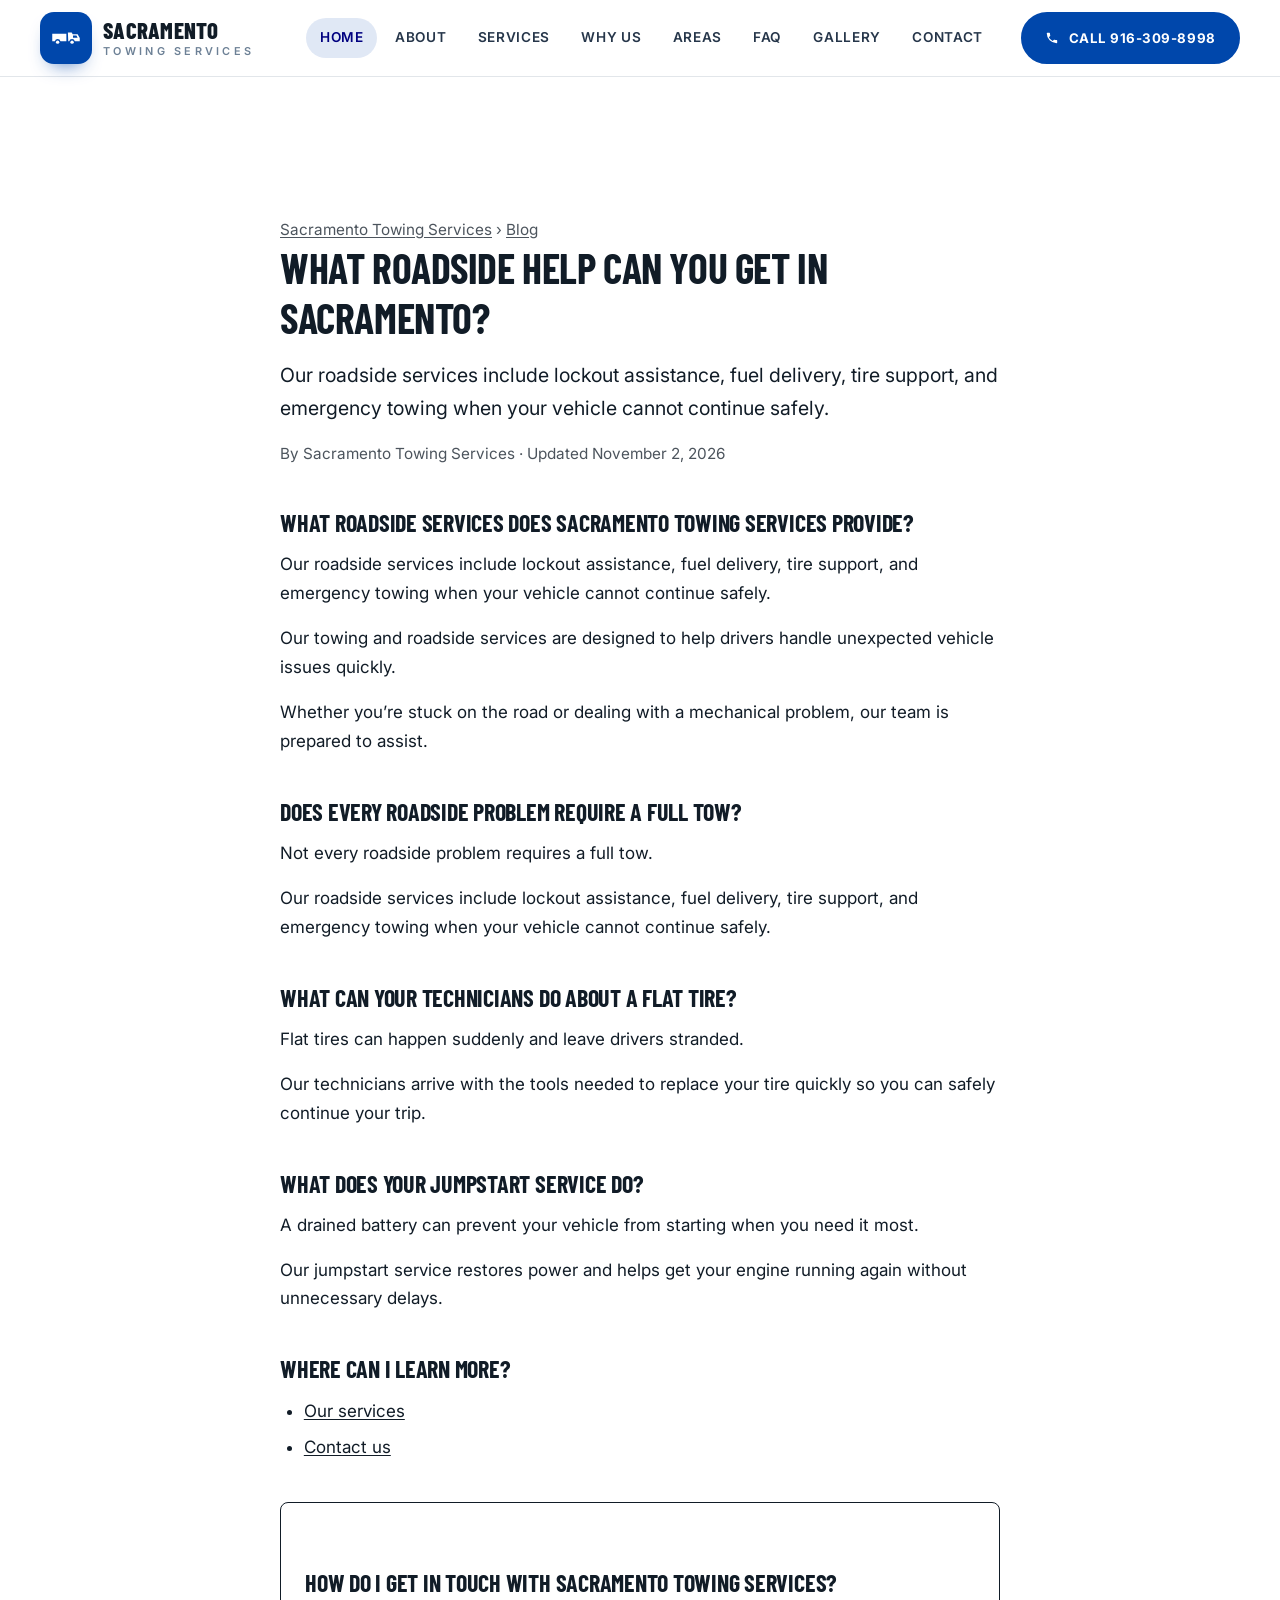
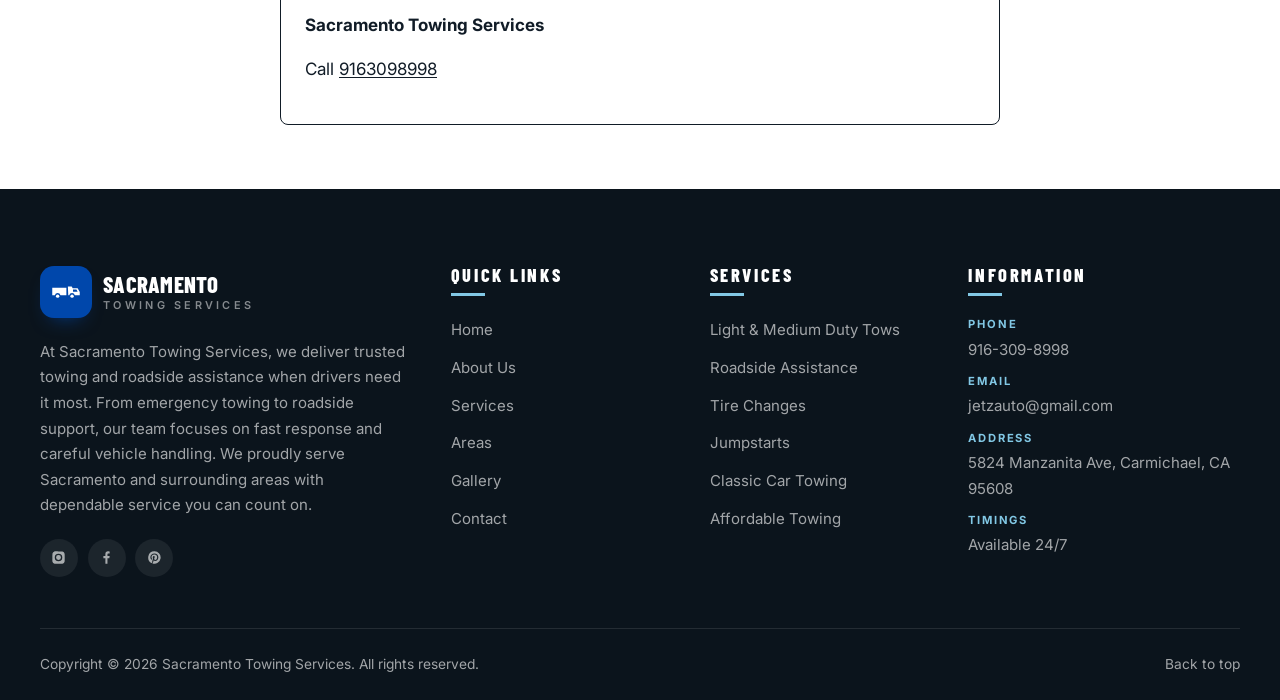
<file: blog/roadside-assistance-in-sacramento/index.html>
<!doctype html>
<html lang="en">
<head>
<meta charset="utf-8">
<meta name="viewport" content="width=device-width, initial-scale=1">
<meta name="theme-color" content="#0047ab">
<link rel="icon" href="/favicon.svg" type="image/svg+xml">
<link rel="apple-touch-icon" href="/favicon.svg">
<link rel="preconnect" href="https://fonts.googleapis.com/">
<link rel="preconnect" href="https://fonts.gstatic.com/" crossorigin>
<link rel="stylesheet" href="https://fonts.googleapis.com/css2?family=Barlow+Condensed:wght@600;700;800&amp;family=Inter:wght@400;500;600;700&amp;display=swap">
<link rel="stylesheet" href="/styles.css">
<script src="/script.js"></script>
<title>What roadside help can you get in Sacramento? | Sacramento Towing Services</title>
<meta name="description" content="Roadside services include lockout assistance, fuel delivery, tire support, and emergency towing when your vehicle cannot continue safely.">
<link rel="canonical" href="https://www.sacramentotowingservices.com/blog/roadside-assistance-in-sacramento/">
<meta property="og:type" content="article">
<meta property="og:title" content="What roadside help can you get in Sacramento? | Sacramento Towing Services">
<meta property="og:description" content="Roadside services include lockout assistance, fuel delivery, tire support, and emergency towing when your vehicle cannot continue safely.">
<meta property="og:url" content="https://www.sacramentotowingservices.com/blog/roadside-assistance-in-sacramento/">
<meta name="lv-blog-draft" content="0af486f7c14b4e54a94f90684b86f350">
<style>.lv-blog{box-sizing:border-box;max-width:760px;margin:0 auto;padding:clamp(96px,12vw,140px) 20px 64px;line-height:1.7;font-size:1.0625rem}.lv-blog h1{font-size:clamp(1.9rem,4vw,2.6rem);line-height:1.2;font-weight:700;margin:0 0 16px}.lv-blog h2{font-size:1.5rem;line-height:1.3;font-weight:700;margin:40px 0 12px}.lv-blog h3{font-size:1.15rem;line-height:1.4;font-weight:600;margin:24px 0 8px}.lv-blog p{margin:0 0 16px}.lv-blog ul{list-style:disc;padding-left:1.4em;margin:0 0 16px}.lv-blog li{margin:0 0 8px}.lv-blog a{color:inherit;text-decoration:underline;text-underline-offset:2px}.lv-blog__answer{font-size:1.15em}.lv-blog__meta,.lv-blog__crumbs{opacity:.75;font-size:.9em}.lv-blog__cta{margin-top:40px;padding:24px;border:1px solid currentColor;border-radius:8px}.lv-blog .lv-blog__list{list-style:none;padding:0}.lv-blog__list li{margin:0 0 28px}</style>
<script type="application/ld+json">{"@context":"https://schema.org","@graph":[{"@type":"BlogPosting","headline":"What roadside help can you get in Sacramento?","description":"Roadside services include lockout assistance, fuel delivery, tire support, and emergency towing when your vehicle cannot continue safely.","url":"https://www.sacramentotowingservices.com/blog/roadside-assistance-in-sacramento/","mainEntityOfPage":"https://www.sacramentotowingservices.com/blog/roadside-assistance-in-sacramento/","datePublished":"2026-11-02","dateModified":"2026-11-02","author":{"@type":"LocalBusiness","@id":"https://www.sacramentotowingservices.com/#business","name":"Sacramento Towing Services","url":"https://www.sacramentotowingservices.com/","telephone":"9163098998","areaServed":["Sacramento","Fair Oaks","Citrus Heights","Arden-Arcade","North Highlands","Rancho Cordova","Roseville","Rocklin","Folsom","El Dorado Hills","West Sacramento","South Sacramento","Elk Grove","Antelope","Elverta","Mather","Orangevale","Carmichael"]},"publisher":{"@id":"https://www.sacramentotowingservices.com/#business"}},{"@type":"BreadcrumbList","itemListElement":[{"@type":"ListItem","position":1,"name":"Sacramento Towing Services","item":"https://www.sacramentotowingservices.com/"},{"@type":"ListItem","position":2,"name":"Blog","item":"https://www.sacramentotowingservices.com/blog/"},{"@type":"ListItem","position":3,"name":"What roadside help can you get in Sacramento?","item":"https://www.sacramentotowingservices.com/blog/roadside-assistance-in-sacramento/"}]}]}</script>
</head>
<body>
<header class="header" id="header">
  <div class="wrap header__inner">
    <a class="brand" href="/#top" aria-label="Sacramento Towing Services home">
      <span class="brand__mark" aria-hidden="true">
        <svg viewbox="0 0 48 32"><path d="M2 21h4.2a4.6 4.6 0 0 1 8.9 0h9.5V9H2zm25.6 0h1.6a4.6 4.6 0 0 1 8.9 0H46v-5l-3.4-6h-7.9l-1.6-3H27zm7.6-9h5.5l1.9 3.4h-7.4z"/><circle cx="10.6" cy="22.6" r="2.7"/><circle cx="33.7" cy="22.6" r="2.7"/></svg>
      </span>
      <span class="brand__text">
        <strong>Sacramento</strong>
        <span>Towing Services</span>
      </span>
    </a>

    <nav class="nav" id="nav" aria-label="Main navigation">
      <ul>
        <li><a href="/#top" class="is-active">Home</a></li>
        <li><a href="/#about">About</a></li>
        <li><a href="/#services">Services</a></li>
        <li><a href="/#why">Why Us</a></li>
        <li><a href="/#areas">Areas</a></li>
        <li><a href="/#faq">FAQ</a></li>
        <li><a href="/#gallery">Gallery</a></li>
        <li><a href="/#contact">Contact</a></li>
      </ul>
    </nav>

    <a class="btn btn--primary header__cta" href="tel:9163098998">
      <svg viewbox="0 0 24 24" aria-hidden="true"><path d="M6.6 10.8a15.1 15.1 0 0 0 6.6 6.6l2.2-2.2a1 1 0 0 1 1-.25 11.4 11.4 0 0 0 3.6.57 1 1 0 0 1 1 1V20a1 1 0 0 1-1 1A17 17 0 0 1 3 4a1 1 0 0 1 1-1h3.5a1 1 0 0 1 1 1 11.4 11.4 0 0 0 .57 3.6 1 1 0 0 1-.25 1z"/></svg>
      <span>Call 916-309-8998</span>
    </a>

    <button class="burger" id="burger" aria-label="Open menu" aria-expanded="false" aria-controls="nav">
      <span></span><span></span><span></span>
    </button>
  </div>
</header>
<main id="main" class="lv-blog"><article>
<nav class="lv-blog__crumbs" aria-label="Breadcrumb"><a href="/">Sacramento Towing Services</a> › <a href="/blog/">Blog</a></nav>
<h1>What roadside help can you get in Sacramento?</h1>
<p class="lv-blog__answer">Our roadside services include lockout assistance, fuel delivery, tire support, and emergency towing when your vehicle cannot continue safely.</p>
<p class="lv-blog__meta">By Sacramento Towing Services · Updated <time datetime="2026-11-02">November 2, 2026</time></p>
<h2>What roadside services does Sacramento Towing Services provide?</h2>
<p>Our roadside services include lockout assistance, fuel delivery, tire support, and emergency towing when your vehicle cannot continue safely.</p>
<p>Our towing and roadside services are designed to help drivers handle unexpected vehicle issues quickly.</p>
<p>Whether you’re stuck on the road or dealing with a mechanical problem, our team is prepared to assist.</p>
<h2>Does every roadside problem require a full tow?</h2>
<p>Not every roadside problem requires a full tow.</p>
<p>Our roadside services include lockout assistance, fuel delivery, tire support, and emergency towing when your vehicle cannot continue safely.</p>
<h2>What can your technicians do about a flat tire?</h2>
<p>Flat tires can happen suddenly and leave drivers stranded.</p>
<p>Our technicians arrive with the tools needed to replace your tire quickly so you can safely continue your trip.</p>
<h2>What does your jumpstart service do?</h2>
<p>A drained battery can prevent your vehicle from starting when you need it most.</p>
<p>Our jumpstart service restores power and helps get your engine running again without unnecessary delays.</p>
<h2>Where can I learn more?</h2><ul>
<li><a href="/#services">Our services</a></li>
<li><a href="/#contact">Contact us</a></li>
</ul>
<section class="lv-blog__cta"><h2>How do I get in touch with Sacramento Towing Services?</h2><p><strong>Sacramento Towing Services</strong></p><p>Call <a href="tel:9163098998">9163098998</a></p></section>
</article></main>
<footer class="footer">
  <div class="wrap footer__grid">
    <div class="footer__col footer__col--brand">
      <a class="brand brand--footer" href="/#top" aria-label="Sacramento Towing Services home">
        <span class="brand__mark" aria-hidden="true">
          <svg viewbox="0 0 48 32"><path d="M2 21h4.2a4.6 4.6 0 0 1 8.9 0h9.5V9H2zm25.6 0h1.6a4.6 4.6 0 0 1 8.9 0H46v-5l-3.4-6h-7.9l-1.6-3H27zm7.6-9h5.5l1.9 3.4h-7.4z"/><circle cx="10.6" cy="22.6" r="2.7"/><circle cx="33.7" cy="22.6" r="2.7"/></svg>
        </span>
        <span class="brand__text"><strong>Sacramento</strong><span>Towing Services</span></span>
      </a>
      <p>At Sacramento Towing Services, we deliver trusted towing and roadside assistance when drivers need it
        most. From emergency towing to roadside support, our team focuses on fast response and careful vehicle
        handling. We proudly serve Sacramento and surrounding areas with dependable service you can count on.</p>
      <div class="footer__social">
        <a href="https://www.instagram.com/jetztow" target="_blank" rel="noopener" aria-label="Instagram">
          <svg viewbox="0 0 24 24" aria-hidden="true"><path d="M12 2.2c3.2 0 3.6 0 4.9.07 1.2.06 1.8.25 2.2.42.6.22 1 .48 1.4.9s.68.8.9 1.4c.17.4.36 1 .42 2.2.06 1.3.07 1.7.07 4.9s0 3.6-.07 4.9c-.06 1.2-.25 1.8-.42 2.2a3.9 3.9 0 0 1-.9 1.4c-.4.4-.8.68-1.4.9-.4.17-1 .36-2.2.42-1.3.06-1.7.07-4.9.07s-3.6 0-4.9-.07c-1.2-.06-1.8-.25-2.2-.42a3.9 3.9 0 0 1-1.4-.9 3.9 3.9 0 0 1-.9-1.4c-.17-.4-.36-1-.42-2.2C2.2 15.6 2.2 15.2 2.2 12s0-3.6.07-4.9c.06-1.2.25-1.8.42-2.2.22-.6.48-1 .9-1.4s.8-.68 1.4-.9c.4-.17 1-.36 2.2-.42C8.4 2.2 8.8 2.2 12 2.2m0 3.8a6 6 0 1 0 0 12 6 6 0 0 0 0-12m0 9.9a3.9 3.9 0 1 1 0-7.8 3.9 3.9 0 0 1 0 7.8m7.6-10.1a1.4 1.4 0 1 1-2.8 0 1.4 1.4 0 0 1 2.8 0"/></svg>
        </a>
        <a href="https://www.facebook.com/TowKingLLC" target="_blank" rel="noopener" aria-label="Facebook">
          <svg viewbox="0 0 24 24" aria-hidden="true"><path d="M13.5 22v-9h3l.5-3.5h-3.5V7.3c0-1 .3-1.7 1.7-1.7H17V2.4A22 22 0 0 0 14.4 2C11.9 2 10.2 3.6 10.2 6.5v3H7V13h3.2v9z"/></svg>
        </a>
        <a href="https://www.pinterest.com/jetzauto/" target="_blank" rel="noopener" aria-label="Pinterest">
          <svg viewbox="0 0 24 24" aria-hidden="true"><path d="M12 2a10 10 0 0 0-3.7 19.3c-.09-.8-.17-2 .03-2.9l1.2-5s-.3-.6-.3-1.5c0-1.4.8-2.5 1.8-2.5.9 0 1.3.65 1.3 1.4 0 .87-.55 2.16-.84 3.36-.24 1 .5 1.83 1.5 1.83 1.8 0 3.2-1.9 3.2-4.7 0-2.4-1.8-4.1-4.3-4.1a4.5 4.5 0 0 0-4.7 4.5c0 .9.34 1.85.77 2.37.08.1.09.19.07.3l-.28 1.13c-.04.18-.15.22-.34.13-1.25-.58-2.03-2.4-2.03-3.87 0-3.15 2.29-6.04 6.6-6.04 3.46 0 6.16 2.47 6.16 5.77 0 3.44-2.17 6.22-5.19 6.22-1 0-1.96-.53-2.29-1.15l-.62 2.38c-.22.87-.83 1.96-1.24 2.62A10 10 0 1 0 12 2"/></svg>
        </a>
      </div>
    </div>

    <div class="footer__col">
      <h4>Quick Links</h4>
      <ul>
        <li><a href="/#top">Home</a></li>
        <li><a href="/#about">About Us</a></li>
        <li><a href="/#services">Services</a></li>
        <li><a href="/#areas">Areas</a></li>
        <li><a href="/#gallery">Gallery</a></li>
        <li><a href="/#contact">Contact</a></li>
      </ul>
    </div>

    <div class="footer__col">
      <h4>Services</h4>
      <ul>
        <li><a href="/#services">Light &amp; Medium Duty Tows</a></li>
        <li><a href="/#services">Roadside Assistance</a></li>
        <li><a href="/#services">Tire Changes</a></li>
        <li><a href="/#services">Jumpstarts</a></li>
        <li><a href="/#services">Classic Car Towing</a></li>
        <li><a href="/#services">Affordable Towing</a></li>
      </ul>
    </div>

    <div class="footer__col">
      <h4>Information</h4>
      <ul class="footer__info">
        <li><span>Phone</span><a href="tel:9163098998">916-309-8998</a></li>
        <li><span>Email</span><a href="mailto:jetzauto@gmail.com">jetzauto@gmail.com</a></li>
        <li><span>Address</span><a href="https://maps.google.com/?q=5824+Manzanita+Ave,+Carmichael,+CA+95608" target="_blank" rel="noopener">5824 Manzanita Ave, Carmichael, CA 95608</a></li>
        <li><span>Timings</span><a href="tel:9163098998">Available 24/7</a></li>
      </ul>
    </div>
  </div>

  <div class="wrap footer__bar">
    <p>Copyright © <span id="year">2026</span> Sacramento Towing Services. All rights reserved.</p>
    <p><a href="/#top">Back to top</a></p>
  </div>
</footer>
</body>
</html>
</file>
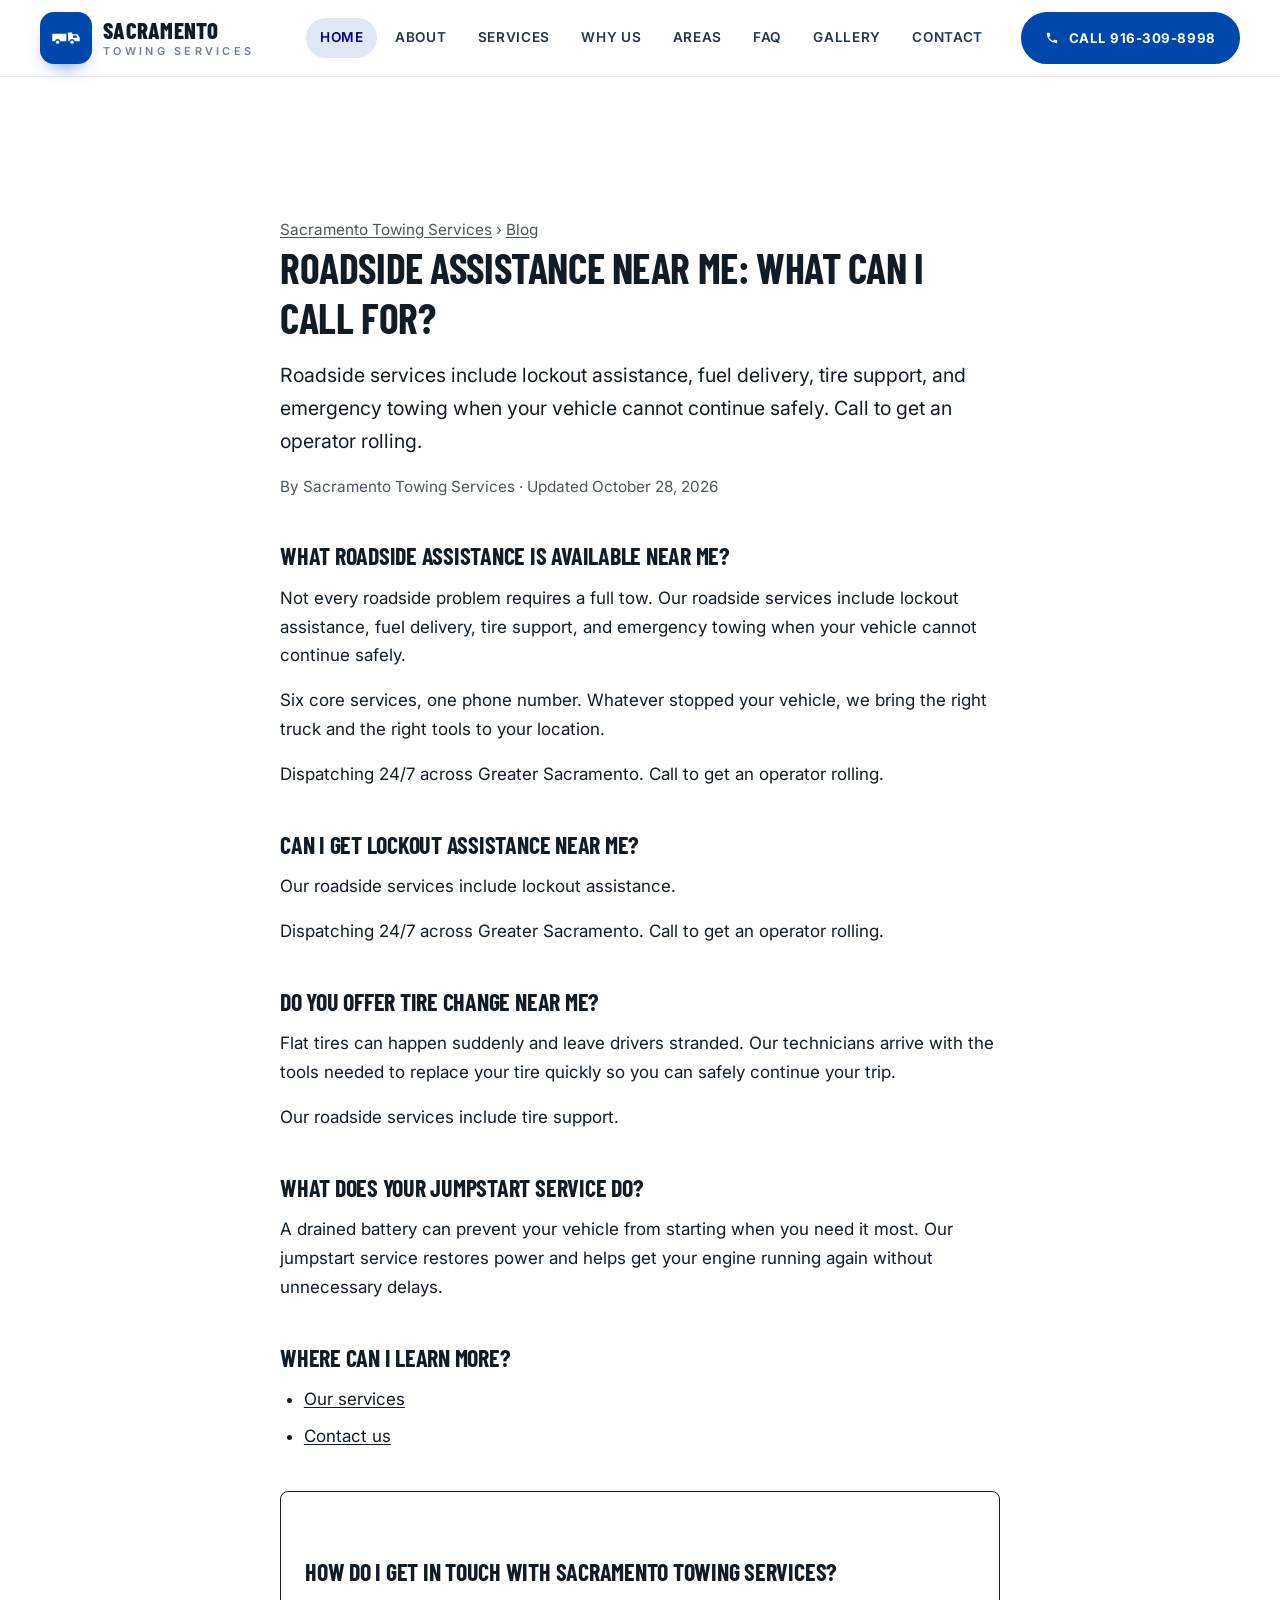
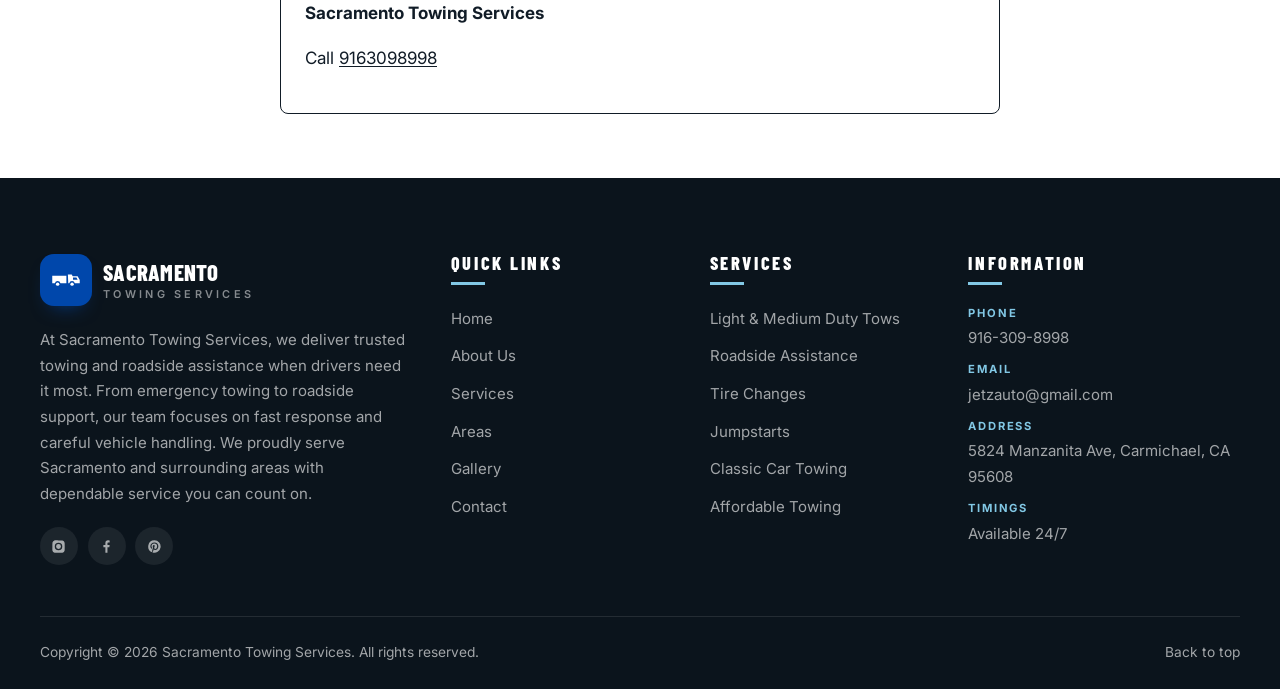
<file: blog/roadside-assistance-near-me/index.html>
<!doctype html>
<html lang="en">
<head>
<meta charset="utf-8">
<meta name="viewport" content="width=device-width, initial-scale=1">
<meta name="theme-color" content="#0047ab">
<link rel="icon" href="/favicon.svg" type="image/svg+xml">
<link rel="apple-touch-icon" href="/favicon.svg">
<link rel="preconnect" href="https://fonts.googleapis.com/">
<link rel="preconnect" href="https://fonts.gstatic.com/" crossorigin>
<link rel="stylesheet" href="https://fonts.googleapis.com/css2?family=Barlow+Condensed:wght@600;700;800&amp;family=Inter:wght@400;500;600;700&amp;display=swap">
<link rel="stylesheet" href="/styles.css">
<script src="/script.js"></script>
<title>Roadside assistance near me: what can I call for? | Sacramento Towing Services</title>
<meta name="description" content="Roadside services include lockout assistance, fuel delivery, tire support, and emergency towing when your vehicle cannot continue safely. Dispatching is 24/7">
<link rel="canonical" href="https://www.sacramentotowingservices.com/blog/roadside-assistance-near-me/">
<meta property="og:type" content="article">
<meta property="og:title" content="Roadside assistance near me: what can I call for? | Sacramento Towing Services">
<meta property="og:description" content="Roadside services include lockout assistance, fuel delivery, tire support, and emergency towing when your vehicle cannot continue safely. Dispatching is 24/7">
<meta property="og:url" content="https://www.sacramentotowingservices.com/blog/roadside-assistance-near-me/">
<meta name="lv-blog-draft" content="7430e8b1d973b5348adda82961b1e529">
<style>.lv-blog{box-sizing:border-box;max-width:760px;margin:0 auto;padding:clamp(96px,12vw,140px) 20px 64px;line-height:1.7;font-size:1.0625rem}.lv-blog h1{font-size:clamp(1.9rem,4vw,2.6rem);line-height:1.2;font-weight:700;margin:0 0 16px}.lv-blog h2{font-size:1.5rem;line-height:1.3;font-weight:700;margin:40px 0 12px}.lv-blog h3{font-size:1.15rem;line-height:1.4;font-weight:600;margin:24px 0 8px}.lv-blog p{margin:0 0 16px}.lv-blog ul{list-style:disc;padding-left:1.4em;margin:0 0 16px}.lv-blog li{margin:0 0 8px}.lv-blog a{color:inherit;text-decoration:underline;text-underline-offset:2px}.lv-blog__answer{font-size:1.15em}.lv-blog__meta,.lv-blog__crumbs{opacity:.75;font-size:.9em}.lv-blog__cta{margin-top:40px;padding:24px;border:1px solid currentColor;border-radius:8px}.lv-blog .lv-blog__list{list-style:none;padding:0}.lv-blog__list li{margin:0 0 28px}</style>
<script type="application/ld+json">{"@context":"https://schema.org","@graph":[{"@type":"BlogPosting","headline":"Roadside assistance near me: what can I call for?","description":"Roadside services include lockout assistance, fuel delivery, tire support, and emergency towing when your vehicle cannot continue safely. Dispatching is 24/7","url":"https://www.sacramentotowingservices.com/blog/roadside-assistance-near-me/","mainEntityOfPage":"https://www.sacramentotowingservices.com/blog/roadside-assistance-near-me/","datePublished":"2026-10-28","dateModified":"2026-10-28","author":{"@type":"LocalBusiness","@id":"https://www.sacramentotowingservices.com/#business","name":"Sacramento Towing Services","url":"https://www.sacramentotowingservices.com/","telephone":"9163098998","areaServed":["Sacramento","Fair Oaks","Citrus Heights","Arden-Arcade","North Highlands","Rancho Cordova","Roseville","Rocklin","Folsom","El Dorado Hills","West Sacramento","South Sacramento","Elk Grove","Antelope","Elverta","Mather","Orangevale","Carmichael"]},"publisher":{"@id":"https://www.sacramentotowingservices.com/#business"}},{"@type":"BreadcrumbList","itemListElement":[{"@type":"ListItem","position":1,"name":"Sacramento Towing Services","item":"https://www.sacramentotowingservices.com/"},{"@type":"ListItem","position":2,"name":"Blog","item":"https://www.sacramentotowingservices.com/blog/"},{"@type":"ListItem","position":3,"name":"Roadside assistance near me: what can I call for?","item":"https://www.sacramentotowingservices.com/blog/roadside-assistance-near-me/"}]}]}</script>
</head>
<body>
<header class="header" id="header">
  <div class="wrap header__inner">
    <a class="brand" href="/#top" aria-label="Sacramento Towing Services home">
      <span class="brand__mark" aria-hidden="true">
        <svg viewbox="0 0 48 32"><path d="M2 21h4.2a4.6 4.6 0 0 1 8.9 0h9.5V9H2zm25.6 0h1.6a4.6 4.6 0 0 1 8.9 0H46v-5l-3.4-6h-7.9l-1.6-3H27zm7.6-9h5.5l1.9 3.4h-7.4z"/><circle cx="10.6" cy="22.6" r="2.7"/><circle cx="33.7" cy="22.6" r="2.7"/></svg>
      </span>
      <span class="brand__text">
        <strong>Sacramento</strong>
        <span>Towing Services</span>
      </span>
    </a>

    <nav class="nav" id="nav" aria-label="Main navigation">
      <ul>
        <li><a href="/#top" class="is-active">Home</a></li>
        <li><a href="/#about">About</a></li>
        <li><a href="/#services">Services</a></li>
        <li><a href="/#why">Why Us</a></li>
        <li><a href="/#areas">Areas</a></li>
        <li><a href="/#faq">FAQ</a></li>
        <li><a href="/#gallery">Gallery</a></li>
        <li><a href="/#contact">Contact</a></li>
      </ul>
    </nav>

    <a class="btn btn--primary header__cta" href="tel:9163098998">
      <svg viewbox="0 0 24 24" aria-hidden="true"><path d="M6.6 10.8a15.1 15.1 0 0 0 6.6 6.6l2.2-2.2a1 1 0 0 1 1-.25 11.4 11.4 0 0 0 3.6.57 1 1 0 0 1 1 1V20a1 1 0 0 1-1 1A17 17 0 0 1 3 4a1 1 0 0 1 1-1h3.5a1 1 0 0 1 1 1 11.4 11.4 0 0 0 .57 3.6 1 1 0 0 1-.25 1z"/></svg>
      <span>Call 916-309-8998</span>
    </a>

    <button class="burger" id="burger" aria-label="Open menu" aria-expanded="false" aria-controls="nav">
      <span></span><span></span><span></span>
    </button>
  </div>
</header>
<main id="main" class="lv-blog"><article>
<nav class="lv-blog__crumbs" aria-label="Breadcrumb"><a href="/">Sacramento Towing Services</a> › <a href="/blog/">Blog</a></nav>
<h1>Roadside assistance near me: what can I call for?</h1>
<p class="lv-blog__answer">Roadside services include lockout assistance, fuel delivery, tire support, and emergency towing when your vehicle cannot continue safely. Call to get an operator rolling.</p>
<p class="lv-blog__meta">By Sacramento Towing Services · Updated <time datetime="2026-10-28">October 28, 2026</time></p>
<h2>What roadside assistance is available near me?</h2>
<p>Not every roadside problem requires a full tow. Our roadside services include lockout assistance, fuel delivery, tire support, and emergency towing when your vehicle cannot continue safely.</p>
<p>Six core services, one phone number. Whatever stopped your vehicle, we bring the right truck and the right tools to your location.</p>
<p>Dispatching 24/7 across Greater Sacramento. Call to get an operator rolling.</p>
<h2>Can I get lockout assistance near me?</h2>
<p>Our roadside services include lockout assistance.</p>
<p>Dispatching 24/7 across Greater Sacramento. Call to get an operator rolling.</p>
<h2>Do you offer tire change near me?</h2>
<p>Flat tires can happen suddenly and leave drivers stranded. Our technicians arrive with the tools needed to replace your tire quickly so you can safely continue your trip.</p>
<p>Our roadside services include tire support.</p>
<h2>What does your jumpstart service do?</h2>
<p>A drained battery can prevent your vehicle from starting when you need it most. Our jumpstart service restores power and helps get your engine running again without unnecessary delays.</p>
<h2>Where can I learn more?</h2><ul>
<li><a href="/#services">Our services</a></li>
<li><a href="/#contact">Contact us</a></li>
</ul>
<section class="lv-blog__cta"><h2>How do I get in touch with Sacramento Towing Services?</h2><p><strong>Sacramento Towing Services</strong></p><p>Call <a href="tel:9163098998">9163098998</a></p></section>
</article></main>
<footer class="footer">
  <div class="wrap footer__grid">
    <div class="footer__col footer__col--brand">
      <a class="brand brand--footer" href="/#top" aria-label="Sacramento Towing Services home">
        <span class="brand__mark" aria-hidden="true">
          <svg viewbox="0 0 48 32"><path d="M2 21h4.2a4.6 4.6 0 0 1 8.9 0h9.5V9H2zm25.6 0h1.6a4.6 4.6 0 0 1 8.9 0H46v-5l-3.4-6h-7.9l-1.6-3H27zm7.6-9h5.5l1.9 3.4h-7.4z"/><circle cx="10.6" cy="22.6" r="2.7"/><circle cx="33.7" cy="22.6" r="2.7"/></svg>
        </span>
        <span class="brand__text"><strong>Sacramento</strong><span>Towing Services</span></span>
      </a>
      <p>At Sacramento Towing Services, we deliver trusted towing and roadside assistance when drivers need it
        most. From emergency towing to roadside support, our team focuses on fast response and careful vehicle
        handling. We proudly serve Sacramento and surrounding areas with dependable service you can count on.</p>
      <div class="footer__social">
        <a href="https://www.instagram.com/jetztow" target="_blank" rel="noopener" aria-label="Instagram">
          <svg viewbox="0 0 24 24" aria-hidden="true"><path d="M12 2.2c3.2 0 3.6 0 4.9.07 1.2.06 1.8.25 2.2.42.6.22 1 .48 1.4.9s.68.8.9 1.4c.17.4.36 1 .42 2.2.06 1.3.07 1.7.07 4.9s0 3.6-.07 4.9c-.06 1.2-.25 1.8-.42 2.2a3.9 3.9 0 0 1-.9 1.4c-.4.4-.8.68-1.4.9-.4.17-1 .36-2.2.42-1.3.06-1.7.07-4.9.07s-3.6 0-4.9-.07c-1.2-.06-1.8-.25-2.2-.42a3.9 3.9 0 0 1-1.4-.9 3.9 3.9 0 0 1-.9-1.4c-.17-.4-.36-1-.42-2.2C2.2 15.6 2.2 15.2 2.2 12s0-3.6.07-4.9c.06-1.2.25-1.8.42-2.2.22-.6.48-1 .9-1.4s.8-.68 1.4-.9c.4-.17 1-.36 2.2-.42C8.4 2.2 8.8 2.2 12 2.2m0 3.8a6 6 0 1 0 0 12 6 6 0 0 0 0-12m0 9.9a3.9 3.9 0 1 1 0-7.8 3.9 3.9 0 0 1 0 7.8m7.6-10.1a1.4 1.4 0 1 1-2.8 0 1.4 1.4 0 0 1 2.8 0"/></svg>
        </a>
        <a href="https://www.facebook.com/TowKingLLC" target="_blank" rel="noopener" aria-label="Facebook">
          <svg viewbox="0 0 24 24" aria-hidden="true"><path d="M13.5 22v-9h3l.5-3.5h-3.5V7.3c0-1 .3-1.7 1.7-1.7H17V2.4A22 22 0 0 0 14.4 2C11.9 2 10.2 3.6 10.2 6.5v3H7V13h3.2v9z"/></svg>
        </a>
        <a href="https://www.pinterest.com/jetzauto/" target="_blank" rel="noopener" aria-label="Pinterest">
          <svg viewbox="0 0 24 24" aria-hidden="true"><path d="M12 2a10 10 0 0 0-3.7 19.3c-.09-.8-.17-2 .03-2.9l1.2-5s-.3-.6-.3-1.5c0-1.4.8-2.5 1.8-2.5.9 0 1.3.65 1.3 1.4 0 .87-.55 2.16-.84 3.36-.24 1 .5 1.83 1.5 1.83 1.8 0 3.2-1.9 3.2-4.7 0-2.4-1.8-4.1-4.3-4.1a4.5 4.5 0 0 0-4.7 4.5c0 .9.34 1.85.77 2.37.08.1.09.19.07.3l-.28 1.13c-.04.18-.15.22-.34.13-1.25-.58-2.03-2.4-2.03-3.87 0-3.15 2.29-6.04 6.6-6.04 3.46 0 6.16 2.47 6.16 5.77 0 3.44-2.17 6.22-5.19 6.22-1 0-1.96-.53-2.29-1.15l-.62 2.38c-.22.87-.83 1.96-1.24 2.62A10 10 0 1 0 12 2"/></svg>
        </a>
      </div>
    </div>

    <div class="footer__col">
      <h4>Quick Links</h4>
      <ul>
        <li><a href="/#top">Home</a></li>
        <li><a href="/#about">About Us</a></li>
        <li><a href="/#services">Services</a></li>
        <li><a href="/#areas">Areas</a></li>
        <li><a href="/#gallery">Gallery</a></li>
        <li><a href="/#contact">Contact</a></li>
      </ul>
    </div>

    <div class="footer__col">
      <h4>Services</h4>
      <ul>
        <li><a href="/#services">Light &amp; Medium Duty Tows</a></li>
        <li><a href="/#services">Roadside Assistance</a></li>
        <li><a href="/#services">Tire Changes</a></li>
        <li><a href="/#services">Jumpstarts</a></li>
        <li><a href="/#services">Classic Car Towing</a></li>
        <li><a href="/#services">Affordable Towing</a></li>
      </ul>
    </div>

    <div class="footer__col">
      <h4>Information</h4>
      <ul class="footer__info">
        <li><span>Phone</span><a href="tel:9163098998">916-309-8998</a></li>
        <li><span>Email</span><a href="mailto:jetzauto@gmail.com">jetzauto@gmail.com</a></li>
        <li><span>Address</span><a href="https://maps.google.com/?q=5824+Manzanita+Ave,+Carmichael,+CA+95608" target="_blank" rel="noopener">5824 Manzanita Ave, Carmichael, CA 95608</a></li>
        <li><span>Timings</span><a href="tel:9163098998">Available 24/7</a></li>
      </ul>
    </div>
  </div>

  <div class="wrap footer__bar">
    <p>Copyright © <span id="year">2026</span> Sacramento Towing Services. All rights reserved.</p>
    <p><a href="/#top">Back to top</a></p>
  </div>
</footer>
</body>
</html>
</file>
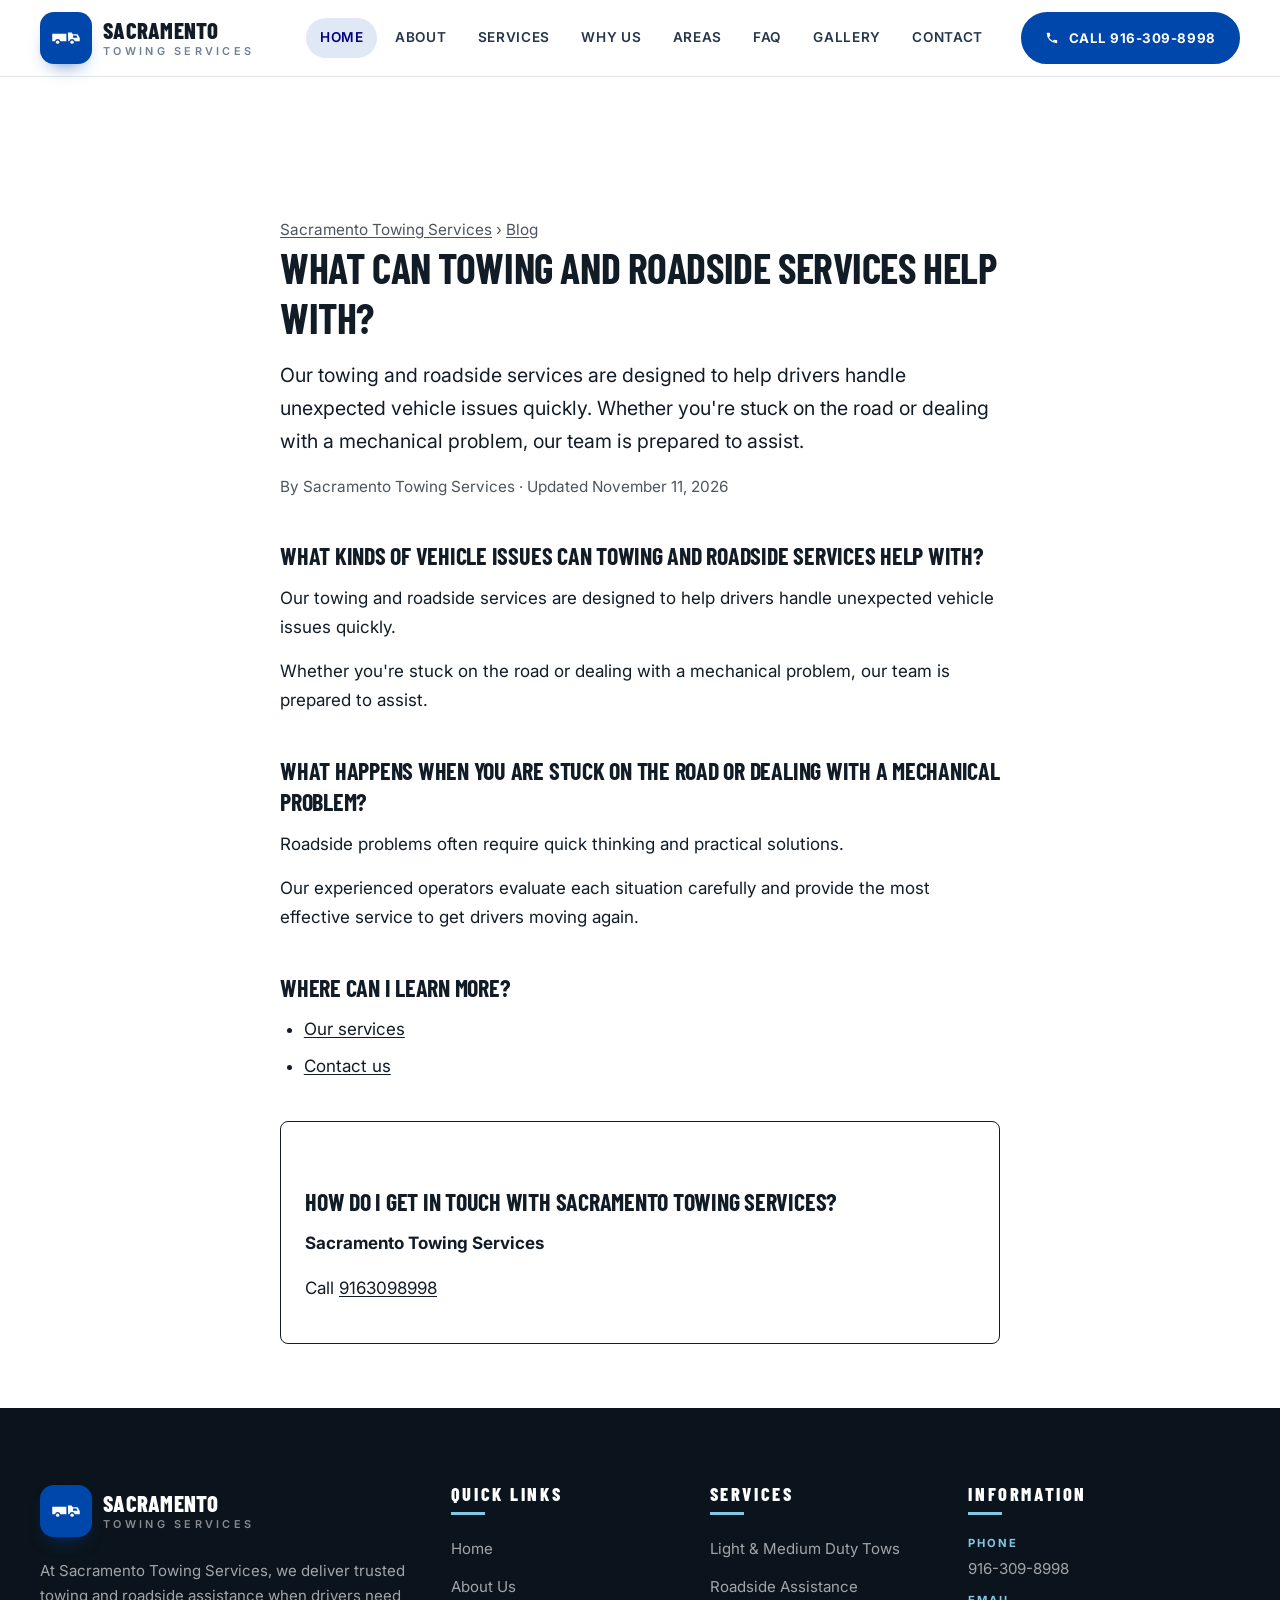
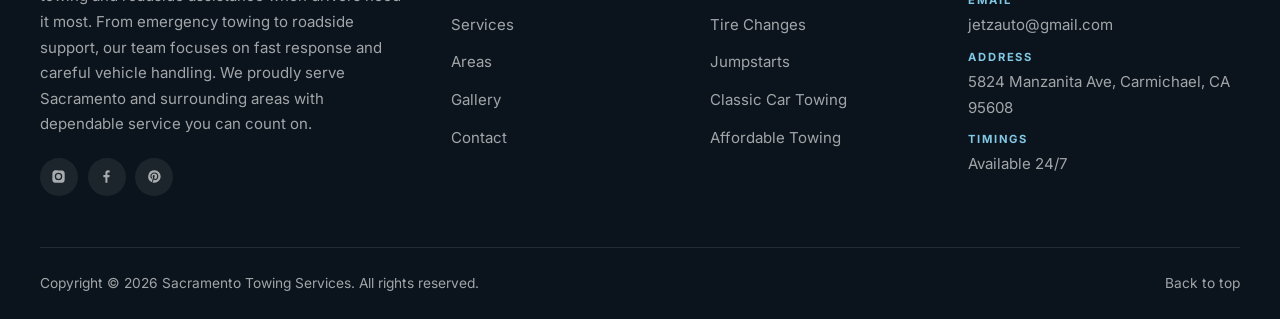
<file: blog/roadside-assistance/index.html>
<!doctype html>
<html lang="en">
<head>
<meta charset="utf-8">
<meta name="viewport" content="width=device-width, initial-scale=1">
<meta name="theme-color" content="#0047ab">
<link rel="icon" href="/favicon.svg" type="image/svg+xml">
<link rel="apple-touch-icon" href="/favicon.svg">
<link rel="preconnect" href="https://fonts.googleapis.com/">
<link rel="preconnect" href="https://fonts.gstatic.com/" crossorigin>
<link rel="stylesheet" href="https://fonts.googleapis.com/css2?family=Barlow+Condensed:wght@600;700;800&amp;family=Inter:wght@400;500;600;700&amp;display=swap">
<link rel="stylesheet" href="/styles.css">
<script src="/script.js"></script>
<title>What can towing and roadside services help with? | Sacramento Towing Services</title>
<meta name="description" content="Our towing and roadside services are designed to help drivers handle unexpected vehicle issues quickly. Whether you&#39;re stuck on the road or dealing">
<link rel="canonical" href="https://www.sacramentotowingservices.com/blog/roadside-assistance/">
<meta property="og:type" content="article">
<meta property="og:title" content="What can towing and roadside services help with? | Sacramento Towing Services">
<meta property="og:description" content="Our towing and roadside services are designed to help drivers handle unexpected vehicle issues quickly. Whether you&#39;re stuck on the road or dealing">
<meta property="og:url" content="https://www.sacramentotowingservices.com/blog/roadside-assistance/">
<meta name="lv-blog-draft" content="0bc1b24e0535fadb82d56b7deb003e36">
<style>.lv-blog{box-sizing:border-box;max-width:760px;margin:0 auto;padding:clamp(96px,12vw,140px) 20px 64px;line-height:1.7;font-size:1.0625rem}.lv-blog h1{font-size:clamp(1.9rem,4vw,2.6rem);line-height:1.2;font-weight:700;margin:0 0 16px}.lv-blog h2{font-size:1.5rem;line-height:1.3;font-weight:700;margin:40px 0 12px}.lv-blog h3{font-size:1.15rem;line-height:1.4;font-weight:600;margin:24px 0 8px}.lv-blog p{margin:0 0 16px}.lv-blog ul{list-style:disc;padding-left:1.4em;margin:0 0 16px}.lv-blog li{margin:0 0 8px}.lv-blog a{color:inherit;text-decoration:underline;text-underline-offset:2px}.lv-blog__answer{font-size:1.15em}.lv-blog__meta,.lv-blog__crumbs{opacity:.75;font-size:.9em}.lv-blog__cta{margin-top:40px;padding:24px;border:1px solid currentColor;border-radius:8px}.lv-blog .lv-blog__list{list-style:none;padding:0}.lv-blog__list li{margin:0 0 28px}</style>
<script type="application/ld+json">{"@context":"https://schema.org","@graph":[{"@type":"BlogPosting","headline":"What can towing and roadside services help with?","description":"Our towing and roadside services are designed to help drivers handle unexpected vehicle issues quickly. Whether you're stuck on the road or dealing","url":"https://www.sacramentotowingservices.com/blog/roadside-assistance/","mainEntityOfPage":"https://www.sacramentotowingservices.com/blog/roadside-assistance/","datePublished":"2026-11-11","dateModified":"2026-11-11","author":{"@type":"LocalBusiness","@id":"https://www.sacramentotowingservices.com/#business","name":"Sacramento Towing Services","url":"https://www.sacramentotowingservices.com/","telephone":"9163098998","areaServed":["Sacramento","Fair Oaks","Citrus Heights","Arden-Arcade","North Highlands","Rancho Cordova","Roseville","Rocklin","Folsom","El Dorado Hills","West Sacramento","South Sacramento","Elk Grove","Antelope","Elverta","Mather","Orangevale","Carmichael"]},"publisher":{"@id":"https://www.sacramentotowingservices.com/#business"}},{"@type":"BreadcrumbList","itemListElement":[{"@type":"ListItem","position":1,"name":"Sacramento Towing Services","item":"https://www.sacramentotowingservices.com/"},{"@type":"ListItem","position":2,"name":"Blog","item":"https://www.sacramentotowingservices.com/blog/"},{"@type":"ListItem","position":3,"name":"What can towing and roadside services help with?","item":"https://www.sacramentotowingservices.com/blog/roadside-assistance/"}]}]}</script>
</head>
<body>
<header class="header" id="header">
  <div class="wrap header__inner">
    <a class="brand" href="/#top" aria-label="Sacramento Towing Services home">
      <span class="brand__mark" aria-hidden="true">
        <svg viewbox="0 0 48 32"><path d="M2 21h4.2a4.6 4.6 0 0 1 8.9 0h9.5V9H2zm25.6 0h1.6a4.6 4.6 0 0 1 8.9 0H46v-5l-3.4-6h-7.9l-1.6-3H27zm7.6-9h5.5l1.9 3.4h-7.4z"/><circle cx="10.6" cy="22.6" r="2.7"/><circle cx="33.7" cy="22.6" r="2.7"/></svg>
      </span>
      <span class="brand__text">
        <strong>Sacramento</strong>
        <span>Towing Services</span>
      </span>
    </a>

    <nav class="nav" id="nav" aria-label="Main navigation">
      <ul>
        <li><a href="/#top" class="is-active">Home</a></li>
        <li><a href="/#about">About</a></li>
        <li><a href="/#services">Services</a></li>
        <li><a href="/#why">Why Us</a></li>
        <li><a href="/#areas">Areas</a></li>
        <li><a href="/#faq">FAQ</a></li>
        <li><a href="/#gallery">Gallery</a></li>
        <li><a href="/#contact">Contact</a></li>
      </ul>
    </nav>

    <a class="btn btn--primary header__cta" href="tel:9163098998">
      <svg viewbox="0 0 24 24" aria-hidden="true"><path d="M6.6 10.8a15.1 15.1 0 0 0 6.6 6.6l2.2-2.2a1 1 0 0 1 1-.25 11.4 11.4 0 0 0 3.6.57 1 1 0 0 1 1 1V20a1 1 0 0 1-1 1A17 17 0 0 1 3 4a1 1 0 0 1 1-1h3.5a1 1 0 0 1 1 1 11.4 11.4 0 0 0 .57 3.6 1 1 0 0 1-.25 1z"/></svg>
      <span>Call 916-309-8998</span>
    </a>

    <button class="burger" id="burger" aria-label="Open menu" aria-expanded="false" aria-controls="nav">
      <span></span><span></span><span></span>
    </button>
  </div>
</header>
<main id="main" class="lv-blog"><article>
<nav class="lv-blog__crumbs" aria-label="Breadcrumb"><a href="/">Sacramento Towing Services</a> › <a href="/blog/">Blog</a></nav>
<h1>What can towing and roadside services help with?</h1>
<p class="lv-blog__answer">Our towing and roadside services are designed to help drivers handle unexpected vehicle issues quickly. Whether you&#39;re stuck on the road or dealing with a mechanical problem, our team is prepared to assist.</p>
<p class="lv-blog__meta">By Sacramento Towing Services · Updated <time datetime="2026-11-11">November 11, 2026</time></p>
<h2>What kinds of vehicle issues can towing and roadside services help with?</h2>
<p>Our towing and roadside services are designed to help drivers handle unexpected vehicle issues quickly.</p>
<p>Whether you&#39;re stuck on the road or dealing with a mechanical problem, our team is prepared to assist.</p>
<h2>What happens when you are stuck on the road or dealing with a mechanical problem?</h2>
<p>Roadside problems often require quick thinking and practical solutions.</p>
<p>Our experienced operators evaluate each situation carefully and provide the most effective service to get drivers moving again.</p>
<h2>Where can I learn more?</h2><ul>
<li><a href="/#services">Our services</a></li>
<li><a href="/#contact">Contact us</a></li>
</ul>
<section class="lv-blog__cta"><h2>How do I get in touch with Sacramento Towing Services?</h2><p><strong>Sacramento Towing Services</strong></p><p>Call <a href="tel:9163098998">9163098998</a></p></section>
</article></main>
<footer class="footer">
  <div class="wrap footer__grid">
    <div class="footer__col footer__col--brand">
      <a class="brand brand--footer" href="/#top" aria-label="Sacramento Towing Services home">
        <span class="brand__mark" aria-hidden="true">
          <svg viewbox="0 0 48 32"><path d="M2 21h4.2a4.6 4.6 0 0 1 8.9 0h9.5V9H2zm25.6 0h1.6a4.6 4.6 0 0 1 8.9 0H46v-5l-3.4-6h-7.9l-1.6-3H27zm7.6-9h5.5l1.9 3.4h-7.4z"/><circle cx="10.6" cy="22.6" r="2.7"/><circle cx="33.7" cy="22.6" r="2.7"/></svg>
        </span>
        <span class="brand__text"><strong>Sacramento</strong><span>Towing Services</span></span>
      </a>
      <p>At Sacramento Towing Services, we deliver trusted towing and roadside assistance when drivers need it
        most. From emergency towing to roadside support, our team focuses on fast response and careful vehicle
        handling. We proudly serve Sacramento and surrounding areas with dependable service you can count on.</p>
      <div class="footer__social">
        <a href="https://www.instagram.com/jetztow" target="_blank" rel="noopener" aria-label="Instagram">
          <svg viewbox="0 0 24 24" aria-hidden="true"><path d="M12 2.2c3.2 0 3.6 0 4.9.07 1.2.06 1.8.25 2.2.42.6.22 1 .48 1.4.9s.68.8.9 1.4c.17.4.36 1 .42 2.2.06 1.3.07 1.7.07 4.9s0 3.6-.07 4.9c-.06 1.2-.25 1.8-.42 2.2a3.9 3.9 0 0 1-.9 1.4c-.4.4-.8.68-1.4.9-.4.17-1 .36-2.2.42-1.3.06-1.7.07-4.9.07s-3.6 0-4.9-.07c-1.2-.06-1.8-.25-2.2-.42a3.9 3.9 0 0 1-1.4-.9 3.9 3.9 0 0 1-.9-1.4c-.17-.4-.36-1-.42-2.2C2.2 15.6 2.2 15.2 2.2 12s0-3.6.07-4.9c.06-1.2.25-1.8.42-2.2.22-.6.48-1 .9-1.4s.8-.68 1.4-.9c.4-.17 1-.36 2.2-.42C8.4 2.2 8.8 2.2 12 2.2m0 3.8a6 6 0 1 0 0 12 6 6 0 0 0 0-12m0 9.9a3.9 3.9 0 1 1 0-7.8 3.9 3.9 0 0 1 0 7.8m7.6-10.1a1.4 1.4 0 1 1-2.8 0 1.4 1.4 0 0 1 2.8 0"/></svg>
        </a>
        <a href="https://www.facebook.com/TowKingLLC" target="_blank" rel="noopener" aria-label="Facebook">
          <svg viewbox="0 0 24 24" aria-hidden="true"><path d="M13.5 22v-9h3l.5-3.5h-3.5V7.3c0-1 .3-1.7 1.7-1.7H17V2.4A22 22 0 0 0 14.4 2C11.9 2 10.2 3.6 10.2 6.5v3H7V13h3.2v9z"/></svg>
        </a>
        <a href="https://www.pinterest.com/jetzauto/" target="_blank" rel="noopener" aria-label="Pinterest">
          <svg viewbox="0 0 24 24" aria-hidden="true"><path d="M12 2a10 10 0 0 0-3.7 19.3c-.09-.8-.17-2 .03-2.9l1.2-5s-.3-.6-.3-1.5c0-1.4.8-2.5 1.8-2.5.9 0 1.3.65 1.3 1.4 0 .87-.55 2.16-.84 3.36-.24 1 .5 1.83 1.5 1.83 1.8 0 3.2-1.9 3.2-4.7 0-2.4-1.8-4.1-4.3-4.1a4.5 4.5 0 0 0-4.7 4.5c0 .9.34 1.85.77 2.37.08.1.09.19.07.3l-.28 1.13c-.04.18-.15.22-.34.13-1.25-.58-2.03-2.4-2.03-3.87 0-3.15 2.29-6.04 6.6-6.04 3.46 0 6.16 2.47 6.16 5.77 0 3.44-2.17 6.22-5.19 6.22-1 0-1.96-.53-2.29-1.15l-.62 2.38c-.22.87-.83 1.96-1.24 2.62A10 10 0 1 0 12 2"/></svg>
        </a>
      </div>
    </div>

    <div class="footer__col">
      <h4>Quick Links</h4>
      <ul>
        <li><a href="/#top">Home</a></li>
        <li><a href="/#about">About Us</a></li>
        <li><a href="/#services">Services</a></li>
        <li><a href="/#areas">Areas</a></li>
        <li><a href="/#gallery">Gallery</a></li>
        <li><a href="/#contact">Contact</a></li>
      </ul>
    </div>

    <div class="footer__col">
      <h4>Services</h4>
      <ul>
        <li><a href="/#services">Light &amp; Medium Duty Tows</a></li>
        <li><a href="/#services">Roadside Assistance</a></li>
        <li><a href="/#services">Tire Changes</a></li>
        <li><a href="/#services">Jumpstarts</a></li>
        <li><a href="/#services">Classic Car Towing</a></li>
        <li><a href="/#services">Affordable Towing</a></li>
      </ul>
    </div>

    <div class="footer__col">
      <h4>Information</h4>
      <ul class="footer__info">
        <li><span>Phone</span><a href="tel:9163098998">916-309-8998</a></li>
        <li><span>Email</span><a href="mailto:jetzauto@gmail.com">jetzauto@gmail.com</a></li>
        <li><span>Address</span><a href="https://maps.google.com/?q=5824+Manzanita+Ave,+Carmichael,+CA+95608" target="_blank" rel="noopener">5824 Manzanita Ave, Carmichael, CA 95608</a></li>
        <li><span>Timings</span><a href="tel:9163098998">Available 24/7</a></li>
      </ul>
    </div>
  </div>

  <div class="wrap footer__bar">
    <p>Copyright © <span id="year">2026</span> Sacramento Towing Services. All rights reserved.</p>
    <p><a href="/#top">Back to top</a></p>
  </div>
</footer>
</body>
</html>
</file>
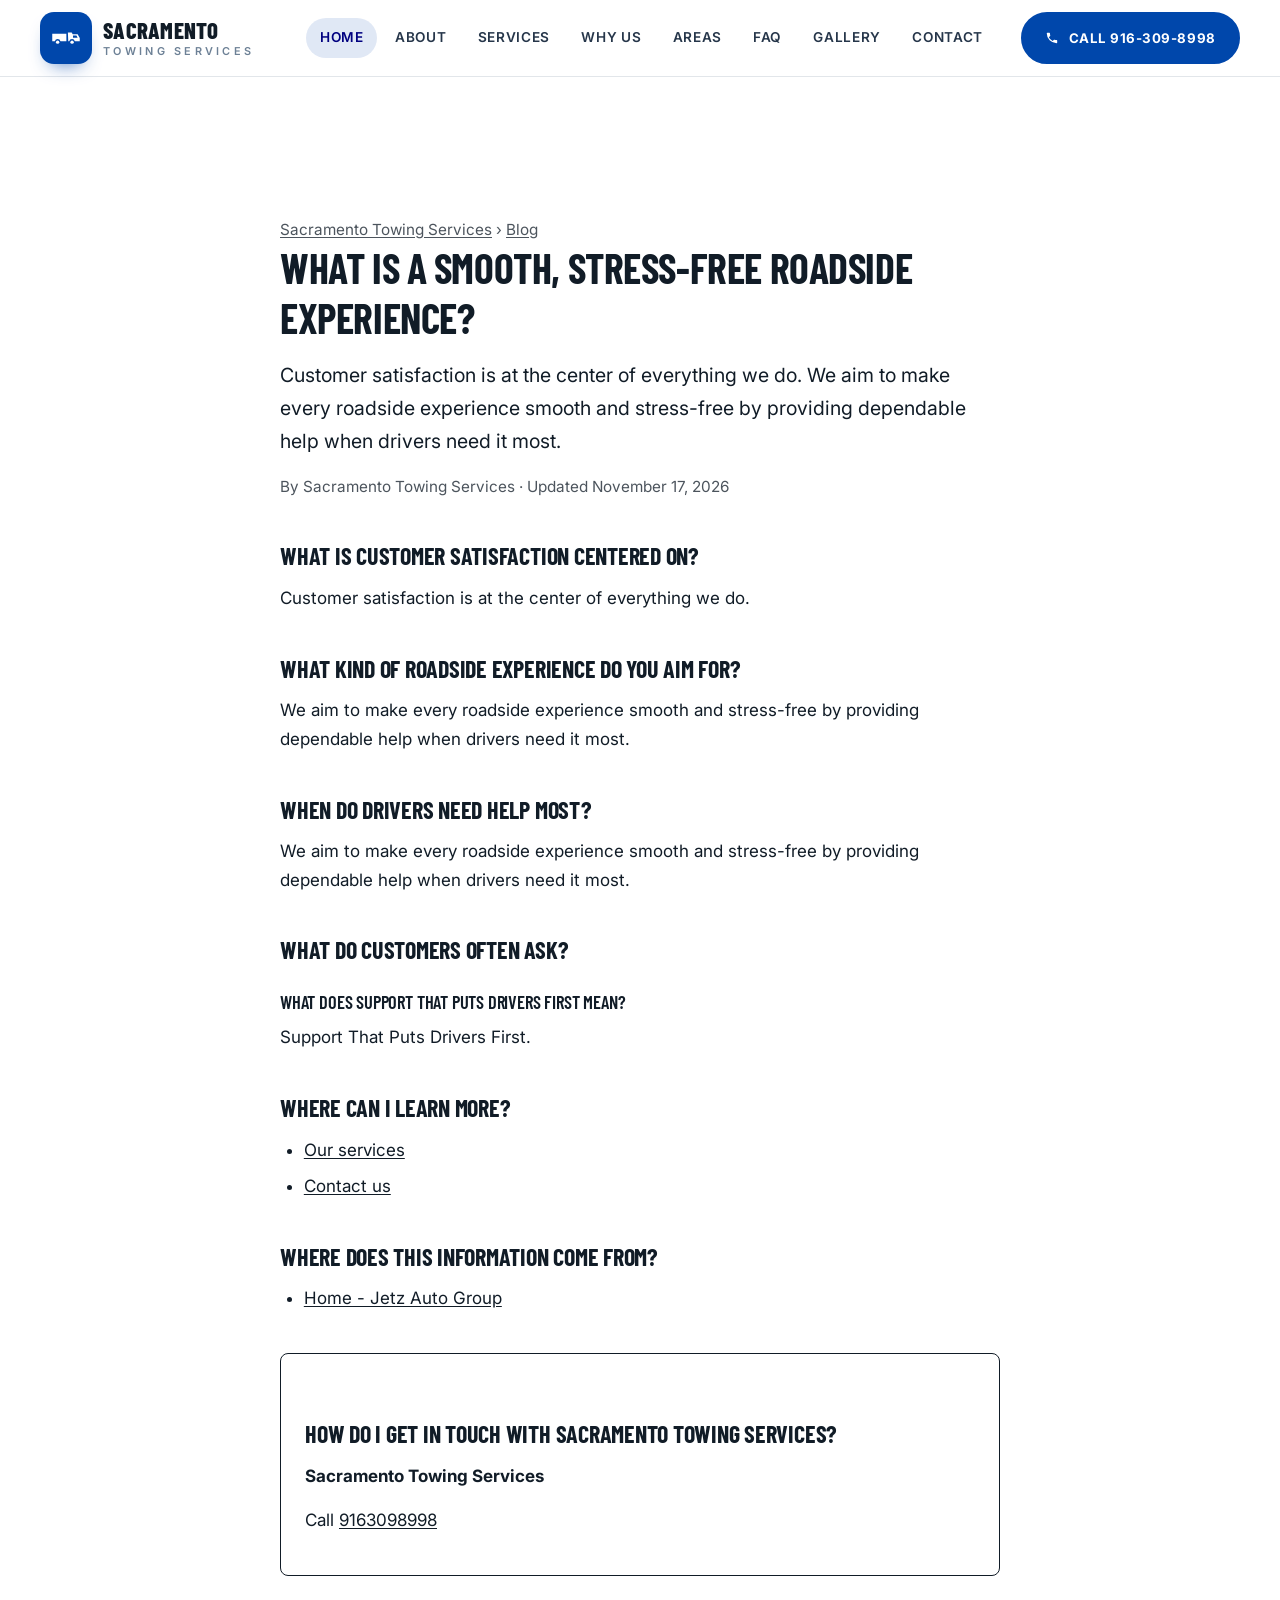
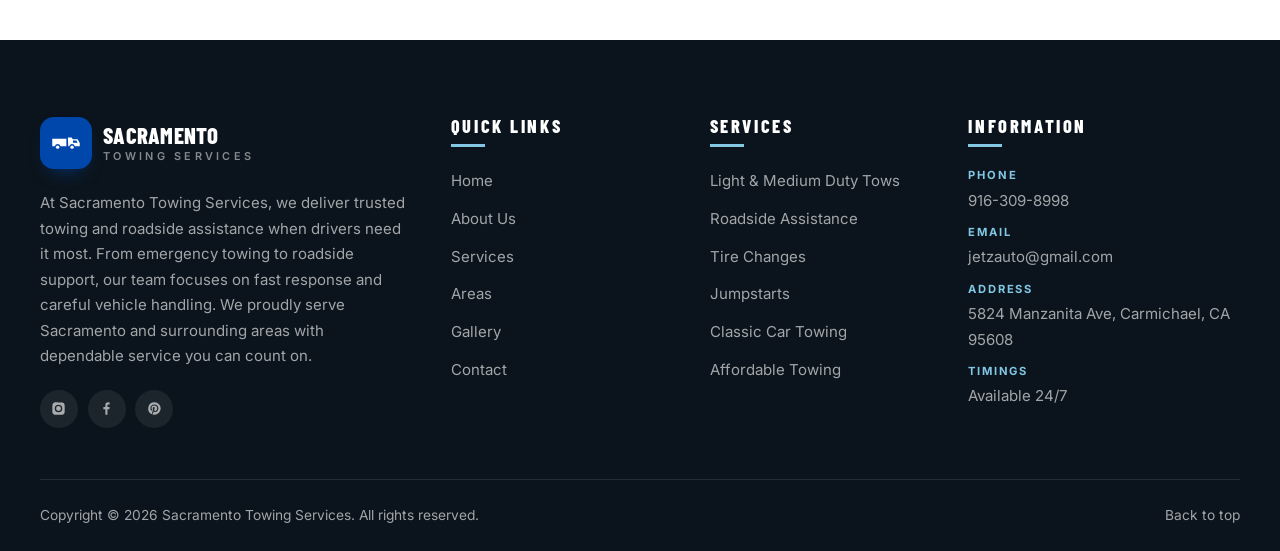
<file: blog/roadside-experience/index.html>
<!doctype html>
<html lang="en">
<head>
<meta charset="utf-8">
<meta name="viewport" content="width=device-width, initial-scale=1">
<meta name="theme-color" content="#0047ab">
<link rel="icon" href="/favicon.svg" type="image/svg+xml">
<link rel="apple-touch-icon" href="/favicon.svg">
<link rel="preconnect" href="https://fonts.googleapis.com/">
<link rel="preconnect" href="https://fonts.gstatic.com/" crossorigin>
<link rel="stylesheet" href="https://fonts.googleapis.com/css2?family=Barlow+Condensed:wght@600;700;800&amp;family=Inter:wght@400;500;600;700&amp;display=swap">
<link rel="stylesheet" href="/styles.css">
<script src="/script.js"></script>
<title>What is a smooth, stress-free roadside experience? | Sacramento Towing Services</title>
<meta name="description" content="Customer satisfaction is at the center of everything we do. We aim to make every roadside experience smooth and stress-free by providing dependable help when">
<link rel="canonical" href="https://www.sacramentotowingservices.com/blog/roadside-experience/">
<meta property="og:type" content="article">
<meta property="og:title" content="What is a smooth, stress-free roadside experience? | Sacramento Towing Services">
<meta property="og:description" content="Customer satisfaction is at the center of everything we do. We aim to make every roadside experience smooth and stress-free by providing dependable help when">
<meta property="og:url" content="https://www.sacramentotowingservices.com/blog/roadside-experience/">
<meta name="lv-blog-draft" content="ad003f864f34419b8b3e8908b79e2fe7">
<style>.lv-blog{box-sizing:border-box;max-width:760px;margin:0 auto;padding:clamp(96px,12vw,140px) 20px 64px;line-height:1.7;font-size:1.0625rem}.lv-blog h1{font-size:clamp(1.9rem,4vw,2.6rem);line-height:1.2;font-weight:700;margin:0 0 16px}.lv-blog h2{font-size:1.5rem;line-height:1.3;font-weight:700;margin:40px 0 12px}.lv-blog h3{font-size:1.15rem;line-height:1.4;font-weight:600;margin:24px 0 8px}.lv-blog p{margin:0 0 16px}.lv-blog ul{list-style:disc;padding-left:1.4em;margin:0 0 16px}.lv-blog li{margin:0 0 8px}.lv-blog a{color:inherit;text-decoration:underline;text-underline-offset:2px}.lv-blog__answer{font-size:1.15em}.lv-blog__meta,.lv-blog__crumbs{opacity:.75;font-size:.9em}.lv-blog__cta{margin-top:40px;padding:24px;border:1px solid currentColor;border-radius:8px}.lv-blog .lv-blog__list{list-style:none;padding:0}.lv-blog__list li{margin:0 0 28px}</style>
<script type="application/ld+json">{"@context":"https://schema.org","@graph":[{"@type":"BlogPosting","headline":"What is a smooth, stress-free roadside experience?","description":"Customer satisfaction is at the center of everything we do. We aim to make every roadside experience smooth and stress-free by providing dependable help when","url":"https://www.sacramentotowingservices.com/blog/roadside-experience/","mainEntityOfPage":"https://www.sacramentotowingservices.com/blog/roadside-experience/","datePublished":"2026-11-17","dateModified":"2026-11-17","author":{"@type":"LocalBusiness","@id":"https://www.sacramentotowingservices.com/#business","name":"Sacramento Towing Services","url":"https://www.sacramentotowingservices.com/","telephone":"9163098998","areaServed":["Sacramento","Fair Oaks","Citrus Heights","Arden-Arcade","North Highlands","Rancho Cordova","Roseville","Rocklin","Folsom","El Dorado Hills","West Sacramento","South Sacramento","Elk Grove","Antelope","Elverta","Mather","Orangevale","Carmichael"]},"publisher":{"@id":"https://www.sacramentotowingservices.com/#business"}},{"@type":"BreadcrumbList","itemListElement":[{"@type":"ListItem","position":1,"name":"Sacramento Towing Services","item":"https://www.sacramentotowingservices.com/"},{"@type":"ListItem","position":2,"name":"Blog","item":"https://www.sacramentotowingservices.com/blog/"},{"@type":"ListItem","position":3,"name":"What is a smooth, stress-free roadside experience?","item":"https://www.sacramentotowingservices.com/blog/roadside-experience/"}]},{"@type":"FAQPage","mainEntity":[{"@type":"Question","name":"What does support that puts drivers first mean?","acceptedAnswer":{"@type":"Answer","text":"Support That Puts Drivers First."}}]}]}</script>
</head>
<body>
<header class="header" id="header">
  <div class="wrap header__inner">
    <a class="brand" href="/#top" aria-label="Sacramento Towing Services home">
      <span class="brand__mark" aria-hidden="true">
        <svg viewbox="0 0 48 32"><path d="M2 21h4.2a4.6 4.6 0 0 1 8.9 0h9.5V9H2zm25.6 0h1.6a4.6 4.6 0 0 1 8.9 0H46v-5l-3.4-6h-7.9l-1.6-3H27zm7.6-9h5.5l1.9 3.4h-7.4z"/><circle cx="10.6" cy="22.6" r="2.7"/><circle cx="33.7" cy="22.6" r="2.7"/></svg>
      </span>
      <span class="brand__text">
        <strong>Sacramento</strong>
        <span>Towing Services</span>
      </span>
    </a>

    <nav class="nav" id="nav" aria-label="Main navigation">
      <ul>
        <li><a href="/#top" class="is-active">Home</a></li>
        <li><a href="/#about">About</a></li>
        <li><a href="/#services">Services</a></li>
        <li><a href="/#why">Why Us</a></li>
        <li><a href="/#areas">Areas</a></li>
        <li><a href="/#faq">FAQ</a></li>
        <li><a href="/#gallery">Gallery</a></li>
        <li><a href="/#contact">Contact</a></li>
      </ul>
    </nav>

    <a class="btn btn--primary header__cta" href="tel:9163098998">
      <svg viewbox="0 0 24 24" aria-hidden="true"><path d="M6.6 10.8a15.1 15.1 0 0 0 6.6 6.6l2.2-2.2a1 1 0 0 1 1-.25 11.4 11.4 0 0 0 3.6.57 1 1 0 0 1 1 1V20a1 1 0 0 1-1 1A17 17 0 0 1 3 4a1 1 0 0 1 1-1h3.5a1 1 0 0 1 1 1 11.4 11.4 0 0 0 .57 3.6 1 1 0 0 1-.25 1z"/></svg>
      <span>Call 916-309-8998</span>
    </a>

    <button class="burger" id="burger" aria-label="Open menu" aria-expanded="false" aria-controls="nav">
      <span></span><span></span><span></span>
    </button>
  </div>
</header>
<main id="main" class="lv-blog"><article>
<nav class="lv-blog__crumbs" aria-label="Breadcrumb"><a href="/">Sacramento Towing Services</a> › <a href="/blog/">Blog</a></nav>
<h1>What is a smooth, stress-free roadside experience?</h1>
<p class="lv-blog__answer">Customer satisfaction is at the center of everything we do. We aim to make every roadside experience smooth and stress-free by providing dependable help when drivers need it most.</p>
<p class="lv-blog__meta">By Sacramento Towing Services · Updated <time datetime="2026-11-17">November 17, 2026</time></p>
<h2>What is customer satisfaction centered on?</h2>
<p>Customer satisfaction is at the center of everything we do.</p>
<h2>What kind of roadside experience do you aim for?</h2>
<p>We aim to make every roadside experience smooth and stress-free by providing dependable help when drivers need it most.</p>
<h2>When do drivers need help most?</h2>
<p>We aim to make every roadside experience smooth and stress-free by providing dependable help when drivers need it most.</p>
<section class="lv-blog__faq"><h2>What do customers often ask?</h2>
<h3>What does support that puts drivers first mean?</h3>
<p>Support That Puts Drivers First.</p>
</section>
<h2>Where can I learn more?</h2><ul>
<li><a href="/#services">Our services</a></li>
<li><a href="/#contact">Contact us</a></li>
</ul>
<h2>Where does this information come from?</h2><ul class="lv-blog__sources">
<li><a href="https://jetzautogroup.com/" rel="nofollow noopener">Home - Jetz Auto Group</a></li>
</ul>
<section class="lv-blog__cta"><h2>How do I get in touch with Sacramento Towing Services?</h2><p><strong>Sacramento Towing Services</strong></p><p>Call <a href="tel:9163098998">9163098998</a></p></section>
</article></main>
<footer class="footer">
  <div class="wrap footer__grid">
    <div class="footer__col footer__col--brand">
      <a class="brand brand--footer" href="/#top" aria-label="Sacramento Towing Services home">
        <span class="brand__mark" aria-hidden="true">
          <svg viewbox="0 0 48 32"><path d="M2 21h4.2a4.6 4.6 0 0 1 8.9 0h9.5V9H2zm25.6 0h1.6a4.6 4.6 0 0 1 8.9 0H46v-5l-3.4-6h-7.9l-1.6-3H27zm7.6-9h5.5l1.9 3.4h-7.4z"/><circle cx="10.6" cy="22.6" r="2.7"/><circle cx="33.7" cy="22.6" r="2.7"/></svg>
        </span>
        <span class="brand__text"><strong>Sacramento</strong><span>Towing Services</span></span>
      </a>
      <p>At Sacramento Towing Services, we deliver trusted towing and roadside assistance when drivers need it
        most. From emergency towing to roadside support, our team focuses on fast response and careful vehicle
        handling. We proudly serve Sacramento and surrounding areas with dependable service you can count on.</p>
      <div class="footer__social">
        <a href="https://www.instagram.com/jetztow" target="_blank" rel="noopener" aria-label="Instagram">
          <svg viewbox="0 0 24 24" aria-hidden="true"><path d="M12 2.2c3.2 0 3.6 0 4.9.07 1.2.06 1.8.25 2.2.42.6.22 1 .48 1.4.9s.68.8.9 1.4c.17.4.36 1 .42 2.2.06 1.3.07 1.7.07 4.9s0 3.6-.07 4.9c-.06 1.2-.25 1.8-.42 2.2a3.9 3.9 0 0 1-.9 1.4c-.4.4-.8.68-1.4.9-.4.17-1 .36-2.2.42-1.3.06-1.7.07-4.9.07s-3.6 0-4.9-.07c-1.2-.06-1.8-.25-2.2-.42a3.9 3.9 0 0 1-1.4-.9 3.9 3.9 0 0 1-.9-1.4c-.17-.4-.36-1-.42-2.2C2.2 15.6 2.2 15.2 2.2 12s0-3.6.07-4.9c.06-1.2.25-1.8.42-2.2.22-.6.48-1 .9-1.4s.8-.68 1.4-.9c.4-.17 1-.36 2.2-.42C8.4 2.2 8.8 2.2 12 2.2m0 3.8a6 6 0 1 0 0 12 6 6 0 0 0 0-12m0 9.9a3.9 3.9 0 1 1 0-7.8 3.9 3.9 0 0 1 0 7.8m7.6-10.1a1.4 1.4 0 1 1-2.8 0 1.4 1.4 0 0 1 2.8 0"/></svg>
        </a>
        <a href="https://www.facebook.com/TowKingLLC" target="_blank" rel="noopener" aria-label="Facebook">
          <svg viewbox="0 0 24 24" aria-hidden="true"><path d="M13.5 22v-9h3l.5-3.5h-3.5V7.3c0-1 .3-1.7 1.7-1.7H17V2.4A22 22 0 0 0 14.4 2C11.9 2 10.2 3.6 10.2 6.5v3H7V13h3.2v9z"/></svg>
        </a>
        <a href="https://www.pinterest.com/jetzauto/" target="_blank" rel="noopener" aria-label="Pinterest">
          <svg viewbox="0 0 24 24" aria-hidden="true"><path d="M12 2a10 10 0 0 0-3.7 19.3c-.09-.8-.17-2 .03-2.9l1.2-5s-.3-.6-.3-1.5c0-1.4.8-2.5 1.8-2.5.9 0 1.3.65 1.3 1.4 0 .87-.55 2.16-.84 3.36-.24 1 .5 1.83 1.5 1.83 1.8 0 3.2-1.9 3.2-4.7 0-2.4-1.8-4.1-4.3-4.1a4.5 4.5 0 0 0-4.7 4.5c0 .9.34 1.85.77 2.37.08.1.09.19.07.3l-.28 1.13c-.04.18-.15.22-.34.13-1.25-.58-2.03-2.4-2.03-3.87 0-3.15 2.29-6.04 6.6-6.04 3.46 0 6.16 2.47 6.16 5.77 0 3.44-2.17 6.22-5.19 6.22-1 0-1.96-.53-2.29-1.15l-.62 2.38c-.22.87-.83 1.96-1.24 2.62A10 10 0 1 0 12 2"/></svg>
        </a>
      </div>
    </div>

    <div class="footer__col">
      <h4>Quick Links</h4>
      <ul>
        <li><a href="/#top">Home</a></li>
        <li><a href="/#about">About Us</a></li>
        <li><a href="/#services">Services</a></li>
        <li><a href="/#areas">Areas</a></li>
        <li><a href="/#gallery">Gallery</a></li>
        <li><a href="/#contact">Contact</a></li>
      </ul>
    </div>

    <div class="footer__col">
      <h4>Services</h4>
      <ul>
        <li><a href="/#services">Light &amp; Medium Duty Tows</a></li>
        <li><a href="/#services">Roadside Assistance</a></li>
        <li><a href="/#services">Tire Changes</a></li>
        <li><a href="/#services">Jumpstarts</a></li>
        <li><a href="/#services">Classic Car Towing</a></li>
        <li><a href="/#services">Affordable Towing</a></li>
      </ul>
    </div>

    <div class="footer__col">
      <h4>Information</h4>
      <ul class="footer__info">
        <li><span>Phone</span><a href="tel:9163098998">916-309-8998</a></li>
        <li><span>Email</span><a href="mailto:jetzauto@gmail.com">jetzauto@gmail.com</a></li>
        <li><span>Address</span><a href="https://maps.google.com/?q=5824+Manzanita+Ave,+Carmichael,+CA+95608" target="_blank" rel="noopener">5824 Manzanita Ave, Carmichael, CA 95608</a></li>
        <li><span>Timings</span><a href="tel:9163098998">Available 24/7</a></li>
      </ul>
    </div>
  </div>

  <div class="wrap footer__bar">
    <p>Copyright © <span id="year">2026</span> Sacramento Towing Services. All rights reserved.</p>
    <p><a href="/#top">Back to top</a></p>
  </div>
</footer>
</body>
</html>
</file>
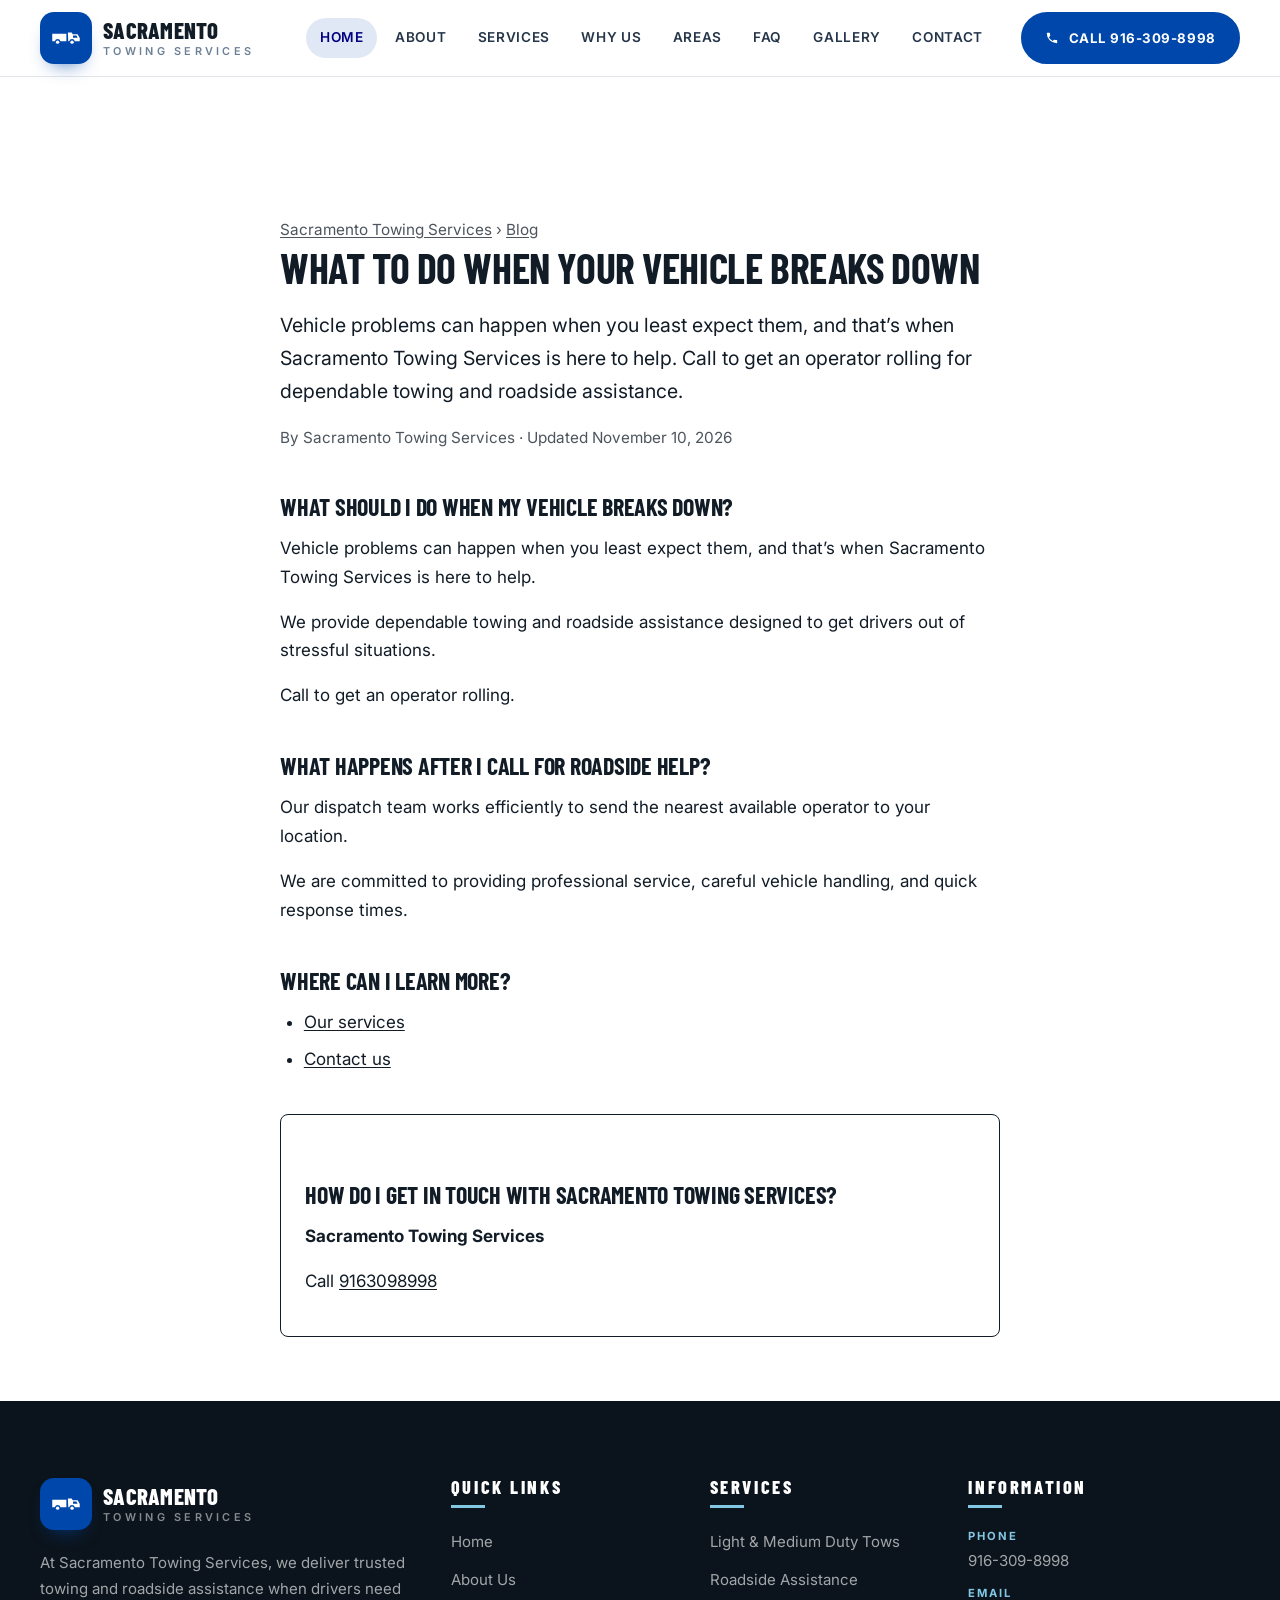
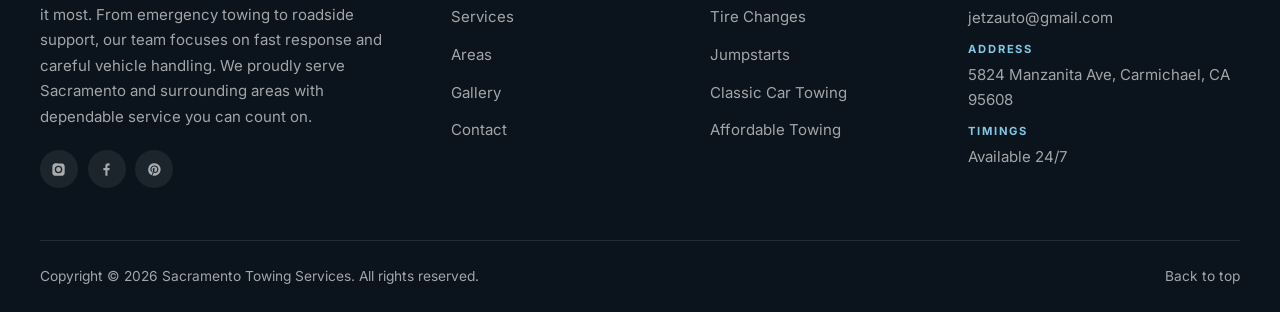
<file: blog/roadside-help/index.html>
<!doctype html>
<html lang="en">
<head>
<meta charset="utf-8">
<meta name="viewport" content="width=device-width, initial-scale=1">
<meta name="theme-color" content="#0047ab">
<link rel="icon" href="/favicon.svg" type="image/svg+xml">
<link rel="apple-touch-icon" href="/favicon.svg">
<link rel="preconnect" href="https://fonts.googleapis.com/">
<link rel="preconnect" href="https://fonts.gstatic.com/" crossorigin>
<link rel="stylesheet" href="https://fonts.googleapis.com/css2?family=Barlow+Condensed:wght@600;700;800&amp;family=Inter:wght@400;500;600;700&amp;display=swap">
<link rel="stylesheet" href="/styles.css">
<script src="/script.js"></script>
<title>What to do when your vehicle breaks down | Sacramento Towing Services</title>
<meta name="description" content="Vehicle problems can happen when you least expect them. Sacramento Towing Services provides dependable towing and roadside assistance, and you can call to get">
<link rel="canonical" href="https://www.sacramentotowingservices.com/blog/roadside-help/">
<meta property="og:type" content="article">
<meta property="og:title" content="What to do when your vehicle breaks down | Sacramento Towing Services">
<meta property="og:description" content="Vehicle problems can happen when you least expect them. Sacramento Towing Services provides dependable towing and roadside assistance, and you can call to get">
<meta property="og:url" content="https://www.sacramentotowingservices.com/blog/roadside-help/">
<meta name="lv-blog-draft" content="478cab170e21a6ea49140069d48e888d">
<style>.lv-blog{box-sizing:border-box;max-width:760px;margin:0 auto;padding:clamp(96px,12vw,140px) 20px 64px;line-height:1.7;font-size:1.0625rem}.lv-blog h1{font-size:clamp(1.9rem,4vw,2.6rem);line-height:1.2;font-weight:700;margin:0 0 16px}.lv-blog h2{font-size:1.5rem;line-height:1.3;font-weight:700;margin:40px 0 12px}.lv-blog h3{font-size:1.15rem;line-height:1.4;font-weight:600;margin:24px 0 8px}.lv-blog p{margin:0 0 16px}.lv-blog ul{list-style:disc;padding-left:1.4em;margin:0 0 16px}.lv-blog li{margin:0 0 8px}.lv-blog a{color:inherit;text-decoration:underline;text-underline-offset:2px}.lv-blog__answer{font-size:1.15em}.lv-blog__meta,.lv-blog__crumbs{opacity:.75;font-size:.9em}.lv-blog__cta{margin-top:40px;padding:24px;border:1px solid currentColor;border-radius:8px}.lv-blog .lv-blog__list{list-style:none;padding:0}.lv-blog__list li{margin:0 0 28px}</style>
<script type="application/ld+json">{"@context":"https://schema.org","@graph":[{"@type":"BlogPosting","headline":"What to do when your vehicle breaks down","description":"Vehicle problems can happen when you least expect them. Sacramento Towing Services provides dependable towing and roadside assistance, and you can call to get","url":"https://www.sacramentotowingservices.com/blog/roadside-help/","mainEntityOfPage":"https://www.sacramentotowingservices.com/blog/roadside-help/","datePublished":"2026-11-10","dateModified":"2026-11-10","author":{"@type":"LocalBusiness","@id":"https://www.sacramentotowingservices.com/#business","name":"Sacramento Towing Services","url":"https://www.sacramentotowingservices.com/","telephone":"9163098998","areaServed":["Sacramento","Fair Oaks","Citrus Heights","Arden-Arcade","North Highlands","Rancho Cordova","Roseville","Rocklin","Folsom","El Dorado Hills","West Sacramento","South Sacramento","Elk Grove","Antelope","Elverta","Mather","Orangevale","Carmichael"]},"publisher":{"@id":"https://www.sacramentotowingservices.com/#business"}},{"@type":"BreadcrumbList","itemListElement":[{"@type":"ListItem","position":1,"name":"Sacramento Towing Services","item":"https://www.sacramentotowingservices.com/"},{"@type":"ListItem","position":2,"name":"Blog","item":"https://www.sacramentotowingservices.com/blog/"},{"@type":"ListItem","position":3,"name":"What to do when your vehicle breaks down","item":"https://www.sacramentotowingservices.com/blog/roadside-help/"}]}]}</script>
</head>
<body>
<header class="header" id="header">
  <div class="wrap header__inner">
    <a class="brand" href="/#top" aria-label="Sacramento Towing Services home">
      <span class="brand__mark" aria-hidden="true">
        <svg viewbox="0 0 48 32"><path d="M2 21h4.2a4.6 4.6 0 0 1 8.9 0h9.5V9H2zm25.6 0h1.6a4.6 4.6 0 0 1 8.9 0H46v-5l-3.4-6h-7.9l-1.6-3H27zm7.6-9h5.5l1.9 3.4h-7.4z"/><circle cx="10.6" cy="22.6" r="2.7"/><circle cx="33.7" cy="22.6" r="2.7"/></svg>
      </span>
      <span class="brand__text">
        <strong>Sacramento</strong>
        <span>Towing Services</span>
      </span>
    </a>

    <nav class="nav" id="nav" aria-label="Main navigation">
      <ul>
        <li><a href="/#top" class="is-active">Home</a></li>
        <li><a href="/#about">About</a></li>
        <li><a href="/#services">Services</a></li>
        <li><a href="/#why">Why Us</a></li>
        <li><a href="/#areas">Areas</a></li>
        <li><a href="/#faq">FAQ</a></li>
        <li><a href="/#gallery">Gallery</a></li>
        <li><a href="/#contact">Contact</a></li>
      </ul>
    </nav>

    <a class="btn btn--primary header__cta" href="tel:9163098998">
      <svg viewbox="0 0 24 24" aria-hidden="true"><path d="M6.6 10.8a15.1 15.1 0 0 0 6.6 6.6l2.2-2.2a1 1 0 0 1 1-.25 11.4 11.4 0 0 0 3.6.57 1 1 0 0 1 1 1V20a1 1 0 0 1-1 1A17 17 0 0 1 3 4a1 1 0 0 1 1-1h3.5a1 1 0 0 1 1 1 11.4 11.4 0 0 0 .57 3.6 1 1 0 0 1-.25 1z"/></svg>
      <span>Call 916-309-8998</span>
    </a>

    <button class="burger" id="burger" aria-label="Open menu" aria-expanded="false" aria-controls="nav">
      <span></span><span></span><span></span>
    </button>
  </div>
</header>
<main id="main" class="lv-blog"><article>
<nav class="lv-blog__crumbs" aria-label="Breadcrumb"><a href="/">Sacramento Towing Services</a> › <a href="/blog/">Blog</a></nav>
<h1>What to do when your vehicle breaks down</h1>
<p class="lv-blog__answer">Vehicle problems can happen when you least expect them, and that’s when Sacramento Towing Services is here to help. Call to get an operator rolling for dependable towing and roadside assistance.</p>
<p class="lv-blog__meta">By Sacramento Towing Services · Updated <time datetime="2026-11-10">November 10, 2026</time></p>
<h2>What should I do when my vehicle breaks down?</h2>
<p>Vehicle problems can happen when you least expect them, and that’s when Sacramento Towing Services is here to help.</p>
<p>We provide dependable towing and roadside assistance designed to get drivers out of stressful situations.</p>
<p>Call to get an operator rolling.</p>
<h2>What happens after I call for roadside help?</h2>
<p>Our dispatch team works efficiently to send the nearest available operator to your location.</p>
<p>We are committed to providing professional service, careful vehicle handling, and quick response times.</p>
<h2>Where can I learn more?</h2><ul>
<li><a href="/#services">Our services</a></li>
<li><a href="/#contact">Contact us</a></li>
</ul>
<section class="lv-blog__cta"><h2>How do I get in touch with Sacramento Towing Services?</h2><p><strong>Sacramento Towing Services</strong></p><p>Call <a href="tel:9163098998">9163098998</a></p></section>
</article></main>
<footer class="footer">
  <div class="wrap footer__grid">
    <div class="footer__col footer__col--brand">
      <a class="brand brand--footer" href="/#top" aria-label="Sacramento Towing Services home">
        <span class="brand__mark" aria-hidden="true">
          <svg viewbox="0 0 48 32"><path d="M2 21h4.2a4.6 4.6 0 0 1 8.9 0h9.5V9H2zm25.6 0h1.6a4.6 4.6 0 0 1 8.9 0H46v-5l-3.4-6h-7.9l-1.6-3H27zm7.6-9h5.5l1.9 3.4h-7.4z"/><circle cx="10.6" cy="22.6" r="2.7"/><circle cx="33.7" cy="22.6" r="2.7"/></svg>
        </span>
        <span class="brand__text"><strong>Sacramento</strong><span>Towing Services</span></span>
      </a>
      <p>At Sacramento Towing Services, we deliver trusted towing and roadside assistance when drivers need it
        most. From emergency towing to roadside support, our team focuses on fast response and careful vehicle
        handling. We proudly serve Sacramento and surrounding areas with dependable service you can count on.</p>
      <div class="footer__social">
        <a href="https://www.instagram.com/jetztow" target="_blank" rel="noopener" aria-label="Instagram">
          <svg viewbox="0 0 24 24" aria-hidden="true"><path d="M12 2.2c3.2 0 3.6 0 4.9.07 1.2.06 1.8.25 2.2.42.6.22 1 .48 1.4.9s.68.8.9 1.4c.17.4.36 1 .42 2.2.06 1.3.07 1.7.07 4.9s0 3.6-.07 4.9c-.06 1.2-.25 1.8-.42 2.2a3.9 3.9 0 0 1-.9 1.4c-.4.4-.8.68-1.4.9-.4.17-1 .36-2.2.42-1.3.06-1.7.07-4.9.07s-3.6 0-4.9-.07c-1.2-.06-1.8-.25-2.2-.42a3.9 3.9 0 0 1-1.4-.9 3.9 3.9 0 0 1-.9-1.4c-.17-.4-.36-1-.42-2.2C2.2 15.6 2.2 15.2 2.2 12s0-3.6.07-4.9c.06-1.2.25-1.8.42-2.2.22-.6.48-1 .9-1.4s.8-.68 1.4-.9c.4-.17 1-.36 2.2-.42C8.4 2.2 8.8 2.2 12 2.2m0 3.8a6 6 0 1 0 0 12 6 6 0 0 0 0-12m0 9.9a3.9 3.9 0 1 1 0-7.8 3.9 3.9 0 0 1 0 7.8m7.6-10.1a1.4 1.4 0 1 1-2.8 0 1.4 1.4 0 0 1 2.8 0"/></svg>
        </a>
        <a href="https://www.facebook.com/TowKingLLC" target="_blank" rel="noopener" aria-label="Facebook">
          <svg viewbox="0 0 24 24" aria-hidden="true"><path d="M13.5 22v-9h3l.5-3.5h-3.5V7.3c0-1 .3-1.7 1.7-1.7H17V2.4A22 22 0 0 0 14.4 2C11.9 2 10.2 3.6 10.2 6.5v3H7V13h3.2v9z"/></svg>
        </a>
        <a href="https://www.pinterest.com/jetzauto/" target="_blank" rel="noopener" aria-label="Pinterest">
          <svg viewbox="0 0 24 24" aria-hidden="true"><path d="M12 2a10 10 0 0 0-3.7 19.3c-.09-.8-.17-2 .03-2.9l1.2-5s-.3-.6-.3-1.5c0-1.4.8-2.5 1.8-2.5.9 0 1.3.65 1.3 1.4 0 .87-.55 2.16-.84 3.36-.24 1 .5 1.83 1.5 1.83 1.8 0 3.2-1.9 3.2-4.7 0-2.4-1.8-4.1-4.3-4.1a4.5 4.5 0 0 0-4.7 4.5c0 .9.34 1.85.77 2.37.08.1.09.19.07.3l-.28 1.13c-.04.18-.15.22-.34.13-1.25-.58-2.03-2.4-2.03-3.87 0-3.15 2.29-6.04 6.6-6.04 3.46 0 6.16 2.47 6.16 5.77 0 3.44-2.17 6.22-5.19 6.22-1 0-1.96-.53-2.29-1.15l-.62 2.38c-.22.87-.83 1.96-1.24 2.62A10 10 0 1 0 12 2"/></svg>
        </a>
      </div>
    </div>

    <div class="footer__col">
      <h4>Quick Links</h4>
      <ul>
        <li><a href="/#top">Home</a></li>
        <li><a href="/#about">About Us</a></li>
        <li><a href="/#services">Services</a></li>
        <li><a href="/#areas">Areas</a></li>
        <li><a href="/#gallery">Gallery</a></li>
        <li><a href="/#contact">Contact</a></li>
      </ul>
    </div>

    <div class="footer__col">
      <h4>Services</h4>
      <ul>
        <li><a href="/#services">Light &amp; Medium Duty Tows</a></li>
        <li><a href="/#services">Roadside Assistance</a></li>
        <li><a href="/#services">Tire Changes</a></li>
        <li><a href="/#services">Jumpstarts</a></li>
        <li><a href="/#services">Classic Car Towing</a></li>
        <li><a href="/#services">Affordable Towing</a></li>
      </ul>
    </div>

    <div class="footer__col">
      <h4>Information</h4>
      <ul class="footer__info">
        <li><span>Phone</span><a href="tel:9163098998">916-309-8998</a></li>
        <li><span>Email</span><a href="mailto:jetzauto@gmail.com">jetzauto@gmail.com</a></li>
        <li><span>Address</span><a href="https://maps.google.com/?q=5824+Manzanita+Ave,+Carmichael,+CA+95608" target="_blank" rel="noopener">5824 Manzanita Ave, Carmichael, CA 95608</a></li>
        <li><span>Timings</span><a href="tel:9163098998">Available 24/7</a></li>
      </ul>
    </div>
  </div>

  <div class="wrap footer__bar">
    <p>Copyright © <span id="year">2026</span> Sacramento Towing Services. All rights reserved.</p>
    <p><a href="/#top">Back to top</a></p>
  </div>
</footer>
</body>
</html>
</file>
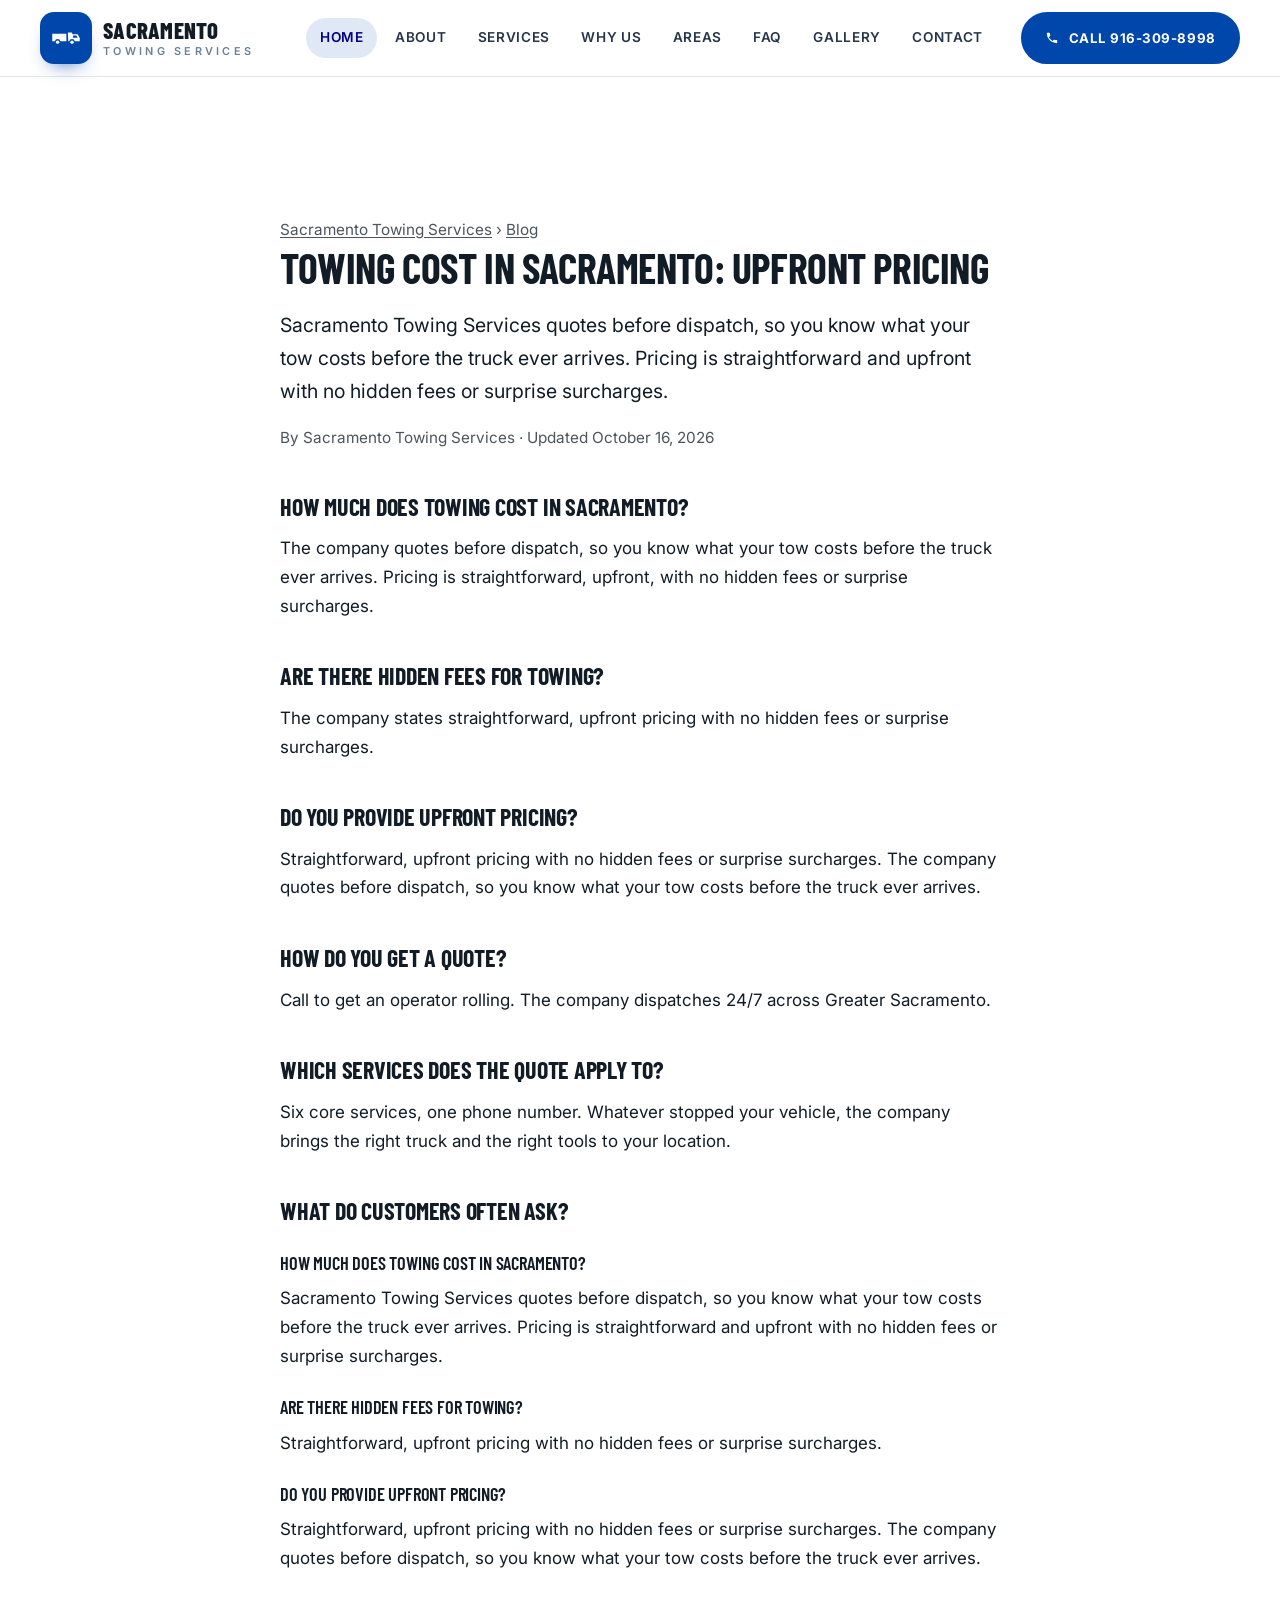
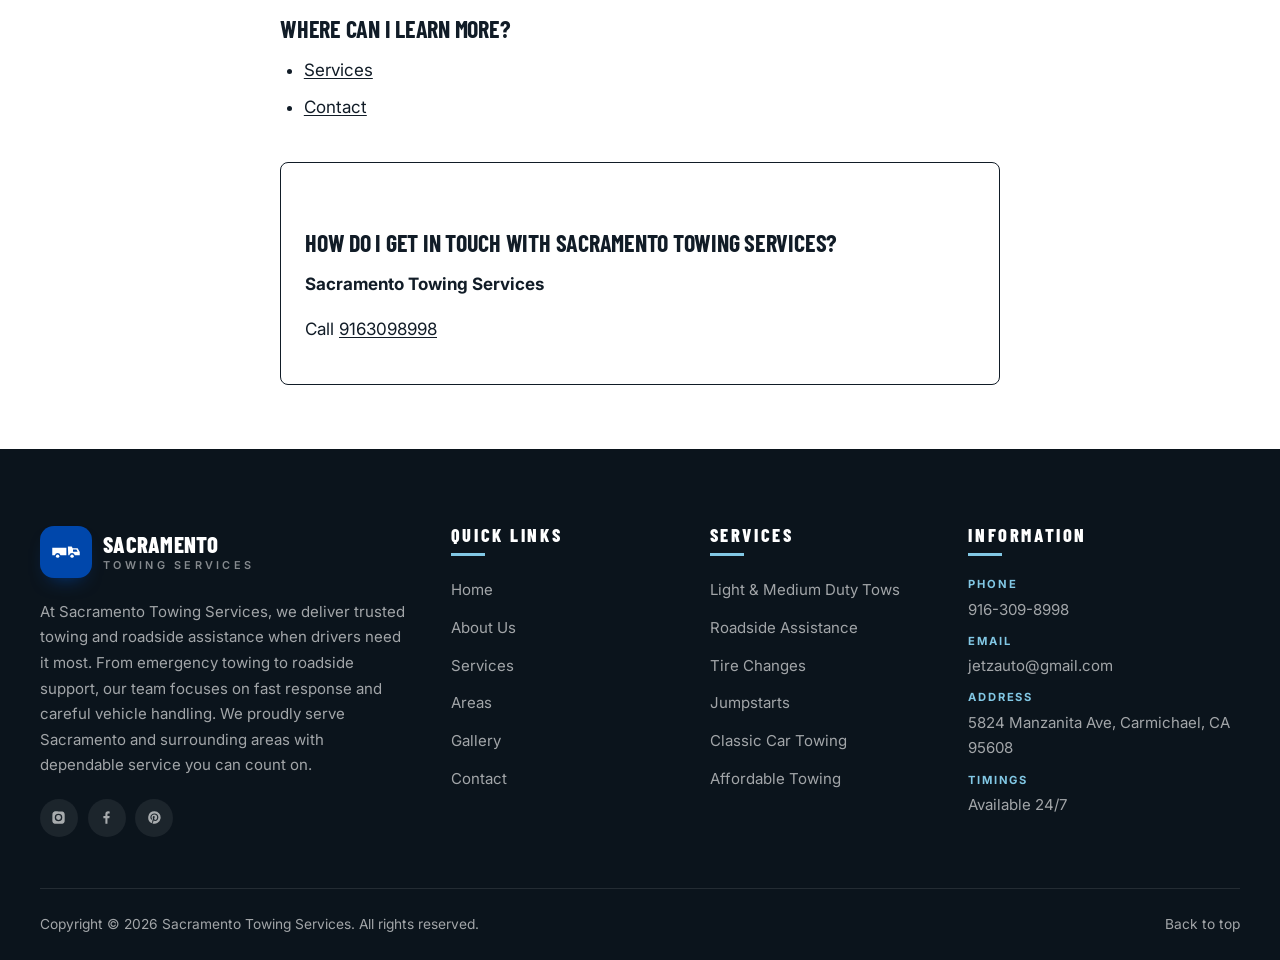
<file: blog/towing-cost-sacramento/index.html>
<!doctype html>
<html lang="en">
<head>
<meta charset="utf-8">
<meta name="viewport" content="width=device-width, initial-scale=1">
<meta name="theme-color" content="#0047ab">
<link rel="icon" href="/favicon.svg" type="image/svg+xml">
<link rel="apple-touch-icon" href="/favicon.svg">
<link rel="preconnect" href="https://fonts.googleapis.com/">
<link rel="preconnect" href="https://fonts.gstatic.com/" crossorigin>
<link rel="stylesheet" href="https://fonts.googleapis.com/css2?family=Barlow+Condensed:wght@600;700;800&amp;family=Inter:wght@400;500;600;700&amp;display=swap">
<link rel="stylesheet" href="/styles.css">
<script src="/script.js"></script>
<title>Towing Cost in Sacramento: Upfront Pricing | Sacramento Towing Services</title>
<meta name="description" content="Sacramento Towing Services quotes before dispatch, so you know what your tow costs before the truck ever arrives.">
<link rel="canonical" href="https://www.sacramentotowingservices.com/blog/towing-cost-sacramento/">
<meta property="og:type" content="article">
<meta property="og:title" content="Towing Cost in Sacramento: Upfront Pricing | Sacramento Towing Services">
<meta property="og:description" content="Sacramento Towing Services quotes before dispatch, so you know what your tow costs before the truck ever arrives.">
<meta property="og:url" content="https://www.sacramentotowingservices.com/blog/towing-cost-sacramento/">
<meta name="lv-blog-draft" content="c13230141ed73c8631d8e5b3f01130d9">
<style>.lv-blog{box-sizing:border-box;max-width:760px;margin:0 auto;padding:clamp(96px,12vw,140px) 20px 64px;line-height:1.7;font-size:1.0625rem}.lv-blog h1{font-size:clamp(1.9rem,4vw,2.6rem);line-height:1.2;font-weight:700;margin:0 0 16px}.lv-blog h2{font-size:1.5rem;line-height:1.3;font-weight:700;margin:40px 0 12px}.lv-blog h3{font-size:1.15rem;line-height:1.4;font-weight:600;margin:24px 0 8px}.lv-blog p{margin:0 0 16px}.lv-blog ul{list-style:disc;padding-left:1.4em;margin:0 0 16px}.lv-blog li{margin:0 0 8px}.lv-blog a{color:inherit;text-decoration:underline;text-underline-offset:2px}.lv-blog__answer{font-size:1.15em}.lv-blog__meta,.lv-blog__crumbs{opacity:.75;font-size:.9em}.lv-blog__cta{margin-top:40px;padding:24px;border:1px solid currentColor;border-radius:8px}.lv-blog .lv-blog__list{list-style:none;padding:0}.lv-blog__list li{margin:0 0 28px}</style>
<script type="application/ld+json">{"@context":"https://schema.org","@graph":[{"@type":"BlogPosting","headline":"Towing Cost in Sacramento: Upfront Pricing","description":"Sacramento Towing Services quotes before dispatch, so you know what your tow costs before the truck ever arrives.","url":"https://www.sacramentotowingservices.com/blog/towing-cost-sacramento/","mainEntityOfPage":"https://www.sacramentotowingservices.com/blog/towing-cost-sacramento/","datePublished":"2026-10-16","dateModified":"2026-10-16","author":{"@type":"LocalBusiness","@id":"https://www.sacramentotowingservices.com/#business","name":"Sacramento Towing Services","url":"https://www.sacramentotowingservices.com/","telephone":"9163098998","areaServed":["Sacramento","Fair Oaks","Citrus Heights","Arden-Arcade","North Highlands","Rancho Cordova","Roseville","Rocklin","Folsom","El Dorado Hills","West Sacramento","South Sacramento","Elk Grove","Antelope","Elverta","Mather","Orangevale","Carmichael"]},"publisher":{"@id":"https://www.sacramentotowingservices.com/#business"}},{"@type":"BreadcrumbList","itemListElement":[{"@type":"ListItem","position":1,"name":"Sacramento Towing Services","item":"https://www.sacramentotowingservices.com/"},{"@type":"ListItem","position":2,"name":"Blog","item":"https://www.sacramentotowingservices.com/blog/"},{"@type":"ListItem","position":3,"name":"Towing Cost in Sacramento: Upfront Pricing","item":"https://www.sacramentotowingservices.com/blog/towing-cost-sacramento/"}]},{"@type":"FAQPage","mainEntity":[{"@type":"Question","name":"How much does towing cost in Sacramento?","acceptedAnswer":{"@type":"Answer","text":"Sacramento Towing Services quotes before dispatch, so you know what your tow costs before the truck ever arrives. Pricing is straightforward and upfront with no hidden fees or surprise surcharges."}},{"@type":"Question","name":"Are there hidden fees for towing?","acceptedAnswer":{"@type":"Answer","text":"Straightforward, upfront pricing with no hidden fees or surprise surcharges."}},{"@type":"Question","name":"Do you provide upfront pricing?","acceptedAnswer":{"@type":"Answer","text":"Straightforward, upfront pricing with no hidden fees or surprise surcharges. The company quotes before dispatch, so you know what your tow costs before the truck ever arrives."}}]}]}</script>
</head>
<body>
<header class="header" id="header">
  <div class="wrap header__inner">
    <a class="brand" href="/#top" aria-label="Sacramento Towing Services home">
      <span class="brand__mark" aria-hidden="true">
        <svg viewbox="0 0 48 32"><path d="M2 21h4.2a4.6 4.6 0 0 1 8.9 0h9.5V9H2zm25.6 0h1.6a4.6 4.6 0 0 1 8.9 0H46v-5l-3.4-6h-7.9l-1.6-3H27zm7.6-9h5.5l1.9 3.4h-7.4z"/><circle cx="10.6" cy="22.6" r="2.7"/><circle cx="33.7" cy="22.6" r="2.7"/></svg>
      </span>
      <span class="brand__text">
        <strong>Sacramento</strong>
        <span>Towing Services</span>
      </span>
    </a>

    <nav class="nav" id="nav" aria-label="Main navigation">
      <ul>
        <li><a href="/#top" class="is-active">Home</a></li>
        <li><a href="/#about">About</a></li>
        <li><a href="/#services">Services</a></li>
        <li><a href="/#why">Why Us</a></li>
        <li><a href="/#areas">Areas</a></li>
        <li><a href="/#faq">FAQ</a></li>
        <li><a href="/#gallery">Gallery</a></li>
        <li><a href="/#contact">Contact</a></li>
      </ul>
    </nav>

    <a class="btn btn--primary header__cta" href="tel:9163098998">
      <svg viewbox="0 0 24 24" aria-hidden="true"><path d="M6.6 10.8a15.1 15.1 0 0 0 6.6 6.6l2.2-2.2a1 1 0 0 1 1-.25 11.4 11.4 0 0 0 3.6.57 1 1 0 0 1 1 1V20a1 1 0 0 1-1 1A17 17 0 0 1 3 4a1 1 0 0 1 1-1h3.5a1 1 0 0 1 1 1 11.4 11.4 0 0 0 .57 3.6 1 1 0 0 1-.25 1z"/></svg>
      <span>Call 916-309-8998</span>
    </a>

    <button class="burger" id="burger" aria-label="Open menu" aria-expanded="false" aria-controls="nav">
      <span></span><span></span><span></span>
    </button>
  </div>
</header>
<main id="main" class="lv-blog"><article>
<nav class="lv-blog__crumbs" aria-label="Breadcrumb"><a href="/">Sacramento Towing Services</a> › <a href="/blog/">Blog</a></nav>
<h1>Towing Cost in Sacramento: Upfront Pricing</h1>
<p class="lv-blog__answer">Sacramento Towing Services quotes before dispatch, so you know what your tow costs before the truck ever arrives. Pricing is straightforward and upfront with no hidden fees or surprise surcharges.</p>
<p class="lv-blog__meta">By Sacramento Towing Services · Updated <time datetime="2026-10-16">October 16, 2026</time></p>
<h2>How much does towing cost in Sacramento?</h2>
<p>The company quotes before dispatch, so you know what your tow costs before the truck ever arrives. Pricing is straightforward, upfront, with no hidden fees or surprise surcharges.</p>
<h2>Are there hidden fees for towing?</h2>
<p>The company states straightforward, upfront pricing with no hidden fees or surprise surcharges.</p>
<h2>Do you provide upfront pricing?</h2>
<p>Straightforward, upfront pricing with no hidden fees or surprise surcharges. The company quotes before dispatch, so you know what your tow costs before the truck ever arrives.</p>
<h2>How do you get a quote?</h2>
<p>Call to get an operator rolling. The company dispatches 24/7 across Greater Sacramento.</p>
<h2>Which services does the quote apply to?</h2>
<p>Six core services, one phone number. Whatever stopped your vehicle, the company brings the right truck and the right tools to your location.</p>
<section class="lv-blog__faq"><h2>What do customers often ask?</h2>
<h3>How much does towing cost in Sacramento?</h3>
<p>Sacramento Towing Services quotes before dispatch, so you know what your tow costs before the truck ever arrives. Pricing is straightforward and upfront with no hidden fees or surprise surcharges.</p>
<h3>Are there hidden fees for towing?</h3>
<p>Straightforward, upfront pricing with no hidden fees or surprise surcharges.</p>
<h3>Do you provide upfront pricing?</h3>
<p>Straightforward, upfront pricing with no hidden fees or surprise surcharges. The company quotes before dispatch, so you know what your tow costs before the truck ever arrives.</p>
</section>
<h2>Where can I learn more?</h2><ul>
<li><a href="/#services">Services</a></li>
<li><a href="/#contact">Contact</a></li>
</ul>
<section class="lv-blog__cta"><h2>How do I get in touch with Sacramento Towing Services?</h2><p><strong>Sacramento Towing Services</strong></p><p>Call <a href="tel:9163098998">9163098998</a></p></section>
</article></main>
<footer class="footer">
  <div class="wrap footer__grid">
    <div class="footer__col footer__col--brand">
      <a class="brand brand--footer" href="/#top" aria-label="Sacramento Towing Services home">
        <span class="brand__mark" aria-hidden="true">
          <svg viewbox="0 0 48 32"><path d="M2 21h4.2a4.6 4.6 0 0 1 8.9 0h9.5V9H2zm25.6 0h1.6a4.6 4.6 0 0 1 8.9 0H46v-5l-3.4-6h-7.9l-1.6-3H27zm7.6-9h5.5l1.9 3.4h-7.4z"/><circle cx="10.6" cy="22.6" r="2.7"/><circle cx="33.7" cy="22.6" r="2.7"/></svg>
        </span>
        <span class="brand__text"><strong>Sacramento</strong><span>Towing Services</span></span>
      </a>
      <p>At Sacramento Towing Services, we deliver trusted towing and roadside assistance when drivers need it
        most. From emergency towing to roadside support, our team focuses on fast response and careful vehicle
        handling. We proudly serve Sacramento and surrounding areas with dependable service you can count on.</p>
      <div class="footer__social">
        <a href="https://www.instagram.com/jetztow" target="_blank" rel="noopener" aria-label="Instagram">
          <svg viewbox="0 0 24 24" aria-hidden="true"><path d="M12 2.2c3.2 0 3.6 0 4.9.07 1.2.06 1.8.25 2.2.42.6.22 1 .48 1.4.9s.68.8.9 1.4c.17.4.36 1 .42 2.2.06 1.3.07 1.7.07 4.9s0 3.6-.07 4.9c-.06 1.2-.25 1.8-.42 2.2a3.9 3.9 0 0 1-.9 1.4c-.4.4-.8.68-1.4.9-.4.17-1 .36-2.2.42-1.3.06-1.7.07-4.9.07s-3.6 0-4.9-.07c-1.2-.06-1.8-.25-2.2-.42a3.9 3.9 0 0 1-1.4-.9 3.9 3.9 0 0 1-.9-1.4c-.17-.4-.36-1-.42-2.2C2.2 15.6 2.2 15.2 2.2 12s0-3.6.07-4.9c.06-1.2.25-1.8.42-2.2.22-.6.48-1 .9-1.4s.8-.68 1.4-.9c.4-.17 1-.36 2.2-.42C8.4 2.2 8.8 2.2 12 2.2m0 3.8a6 6 0 1 0 0 12 6 6 0 0 0 0-12m0 9.9a3.9 3.9 0 1 1 0-7.8 3.9 3.9 0 0 1 0 7.8m7.6-10.1a1.4 1.4 0 1 1-2.8 0 1.4 1.4 0 0 1 2.8 0"/></svg>
        </a>
        <a href="https://www.facebook.com/TowKingLLC" target="_blank" rel="noopener" aria-label="Facebook">
          <svg viewbox="0 0 24 24" aria-hidden="true"><path d="M13.5 22v-9h3l.5-3.5h-3.5V7.3c0-1 .3-1.7 1.7-1.7H17V2.4A22 22 0 0 0 14.4 2C11.9 2 10.2 3.6 10.2 6.5v3H7V13h3.2v9z"/></svg>
        </a>
        <a href="https://www.pinterest.com/jetzauto/" target="_blank" rel="noopener" aria-label="Pinterest">
          <svg viewbox="0 0 24 24" aria-hidden="true"><path d="M12 2a10 10 0 0 0-3.7 19.3c-.09-.8-.17-2 .03-2.9l1.2-5s-.3-.6-.3-1.5c0-1.4.8-2.5 1.8-2.5.9 0 1.3.65 1.3 1.4 0 .87-.55 2.16-.84 3.36-.24 1 .5 1.83 1.5 1.83 1.8 0 3.2-1.9 3.2-4.7 0-2.4-1.8-4.1-4.3-4.1a4.5 4.5 0 0 0-4.7 4.5c0 .9.34 1.85.77 2.37.08.1.09.19.07.3l-.28 1.13c-.04.18-.15.22-.34.13-1.25-.58-2.03-2.4-2.03-3.87 0-3.15 2.29-6.04 6.6-6.04 3.46 0 6.16 2.47 6.16 5.77 0 3.44-2.17 6.22-5.19 6.22-1 0-1.96-.53-2.29-1.15l-.62 2.38c-.22.87-.83 1.96-1.24 2.62A10 10 0 1 0 12 2"/></svg>
        </a>
      </div>
    </div>

    <div class="footer__col">
      <h4>Quick Links</h4>
      <ul>
        <li><a href="/#top">Home</a></li>
        <li><a href="/#about">About Us</a></li>
        <li><a href="/#services">Services</a></li>
        <li><a href="/#areas">Areas</a></li>
        <li><a href="/#gallery">Gallery</a></li>
        <li><a href="/#contact">Contact</a></li>
      </ul>
    </div>

    <div class="footer__col">
      <h4>Services</h4>
      <ul>
        <li><a href="/#services">Light &amp; Medium Duty Tows</a></li>
        <li><a href="/#services">Roadside Assistance</a></li>
        <li><a href="/#services">Tire Changes</a></li>
        <li><a href="/#services">Jumpstarts</a></li>
        <li><a href="/#services">Classic Car Towing</a></li>
        <li><a href="/#services">Affordable Towing</a></li>
      </ul>
    </div>

    <div class="footer__col">
      <h4>Information</h4>
      <ul class="footer__info">
        <li><span>Phone</span><a href="tel:9163098998">916-309-8998</a></li>
        <li><span>Email</span><a href="mailto:jetzauto@gmail.com">jetzauto@gmail.com</a></li>
        <li><span>Address</span><a href="https://maps.google.com/?q=5824+Manzanita+Ave,+Carmichael,+CA+95608" target="_blank" rel="noopener">5824 Manzanita Ave, Carmichael, CA 95608</a></li>
        <li><span>Timings</span><a href="tel:9163098998">Available 24/7</a></li>
      </ul>
    </div>
  </div>

  <div class="wrap footer__bar">
    <p>Copyright © <span id="year">2026</span> Sacramento Towing Services. All rights reserved.</p>
    <p><a href="/#top">Back to top</a></p>
  </div>
</footer>
</body>
</html>
</file>
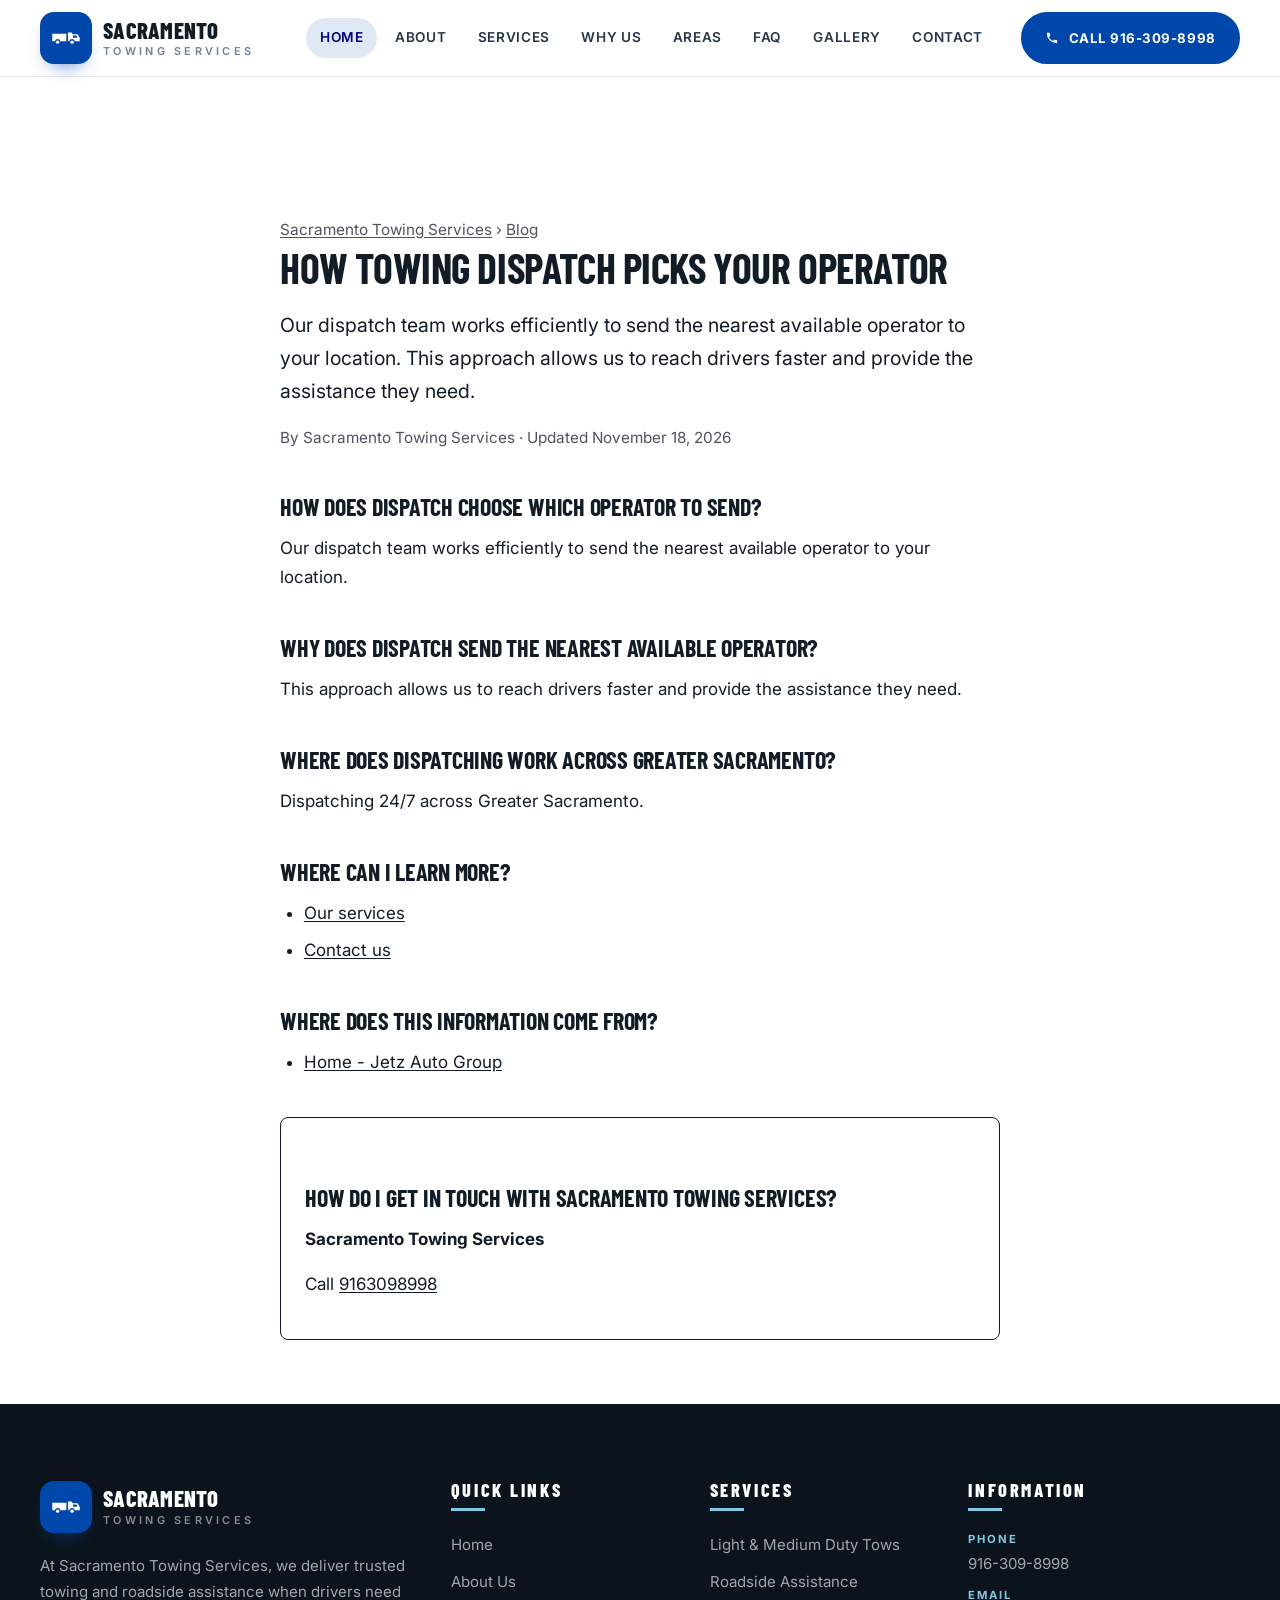
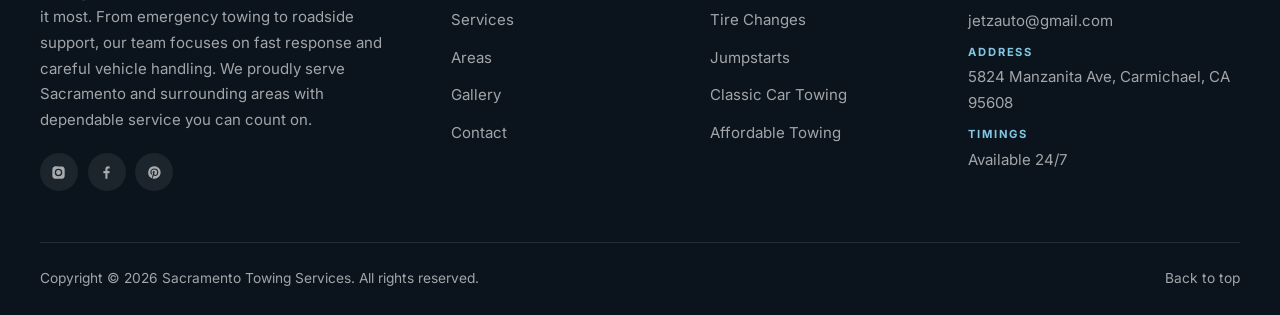
<file: blog/towing-dispatch/index.html>
<!doctype html>
<html lang="en">
<head>
<meta charset="utf-8">
<meta name="viewport" content="width=device-width, initial-scale=1">
<meta name="theme-color" content="#0047ab">
<link rel="icon" href="/favicon.svg" type="image/svg+xml">
<link rel="apple-touch-icon" href="/favicon.svg">
<link rel="preconnect" href="https://fonts.googleapis.com/">
<link rel="preconnect" href="https://fonts.gstatic.com/" crossorigin>
<link rel="stylesheet" href="https://fonts.googleapis.com/css2?family=Barlow+Condensed:wght@600;700;800&amp;family=Inter:wght@400;500;600;700&amp;display=swap">
<link rel="stylesheet" href="/styles.css">
<script src="/script.js"></script>
<title>How towing dispatch picks your operator | Sacramento Towing Services</title>
<meta name="description" content="Our dispatch team works efficiently to send the nearest available operator to your location, which allows us to reach drivers faster and provide the assistance">
<link rel="canonical" href="https://www.sacramentotowingservices.com/blog/towing-dispatch/">
<meta property="og:type" content="article">
<meta property="og:title" content="How towing dispatch picks your operator | Sacramento Towing Services">
<meta property="og:description" content="Our dispatch team works efficiently to send the nearest available operator to your location, which allows us to reach drivers faster and provide the assistance">
<meta property="og:url" content="https://www.sacramentotowingservices.com/blog/towing-dispatch/">
<meta name="lv-blog-draft" content="6dfdd5ced04056f022e32c2631e3ad89">
<style>.lv-blog{box-sizing:border-box;max-width:760px;margin:0 auto;padding:clamp(96px,12vw,140px) 20px 64px;line-height:1.7;font-size:1.0625rem}.lv-blog h1{font-size:clamp(1.9rem,4vw,2.6rem);line-height:1.2;font-weight:700;margin:0 0 16px}.lv-blog h2{font-size:1.5rem;line-height:1.3;font-weight:700;margin:40px 0 12px}.lv-blog h3{font-size:1.15rem;line-height:1.4;font-weight:600;margin:24px 0 8px}.lv-blog p{margin:0 0 16px}.lv-blog ul{list-style:disc;padding-left:1.4em;margin:0 0 16px}.lv-blog li{margin:0 0 8px}.lv-blog a{color:inherit;text-decoration:underline;text-underline-offset:2px}.lv-blog__answer{font-size:1.15em}.lv-blog__meta,.lv-blog__crumbs{opacity:.75;font-size:.9em}.lv-blog__cta{margin-top:40px;padding:24px;border:1px solid currentColor;border-radius:8px}.lv-blog .lv-blog__list{list-style:none;padding:0}.lv-blog__list li{margin:0 0 28px}</style>
<script type="application/ld+json">{"@context":"https://schema.org","@graph":[{"@type":"BlogPosting","headline":"How towing dispatch picks your operator","description":"Our dispatch team works efficiently to send the nearest available operator to your location, which allows us to reach drivers faster and provide the assistance","url":"https://www.sacramentotowingservices.com/blog/towing-dispatch/","mainEntityOfPage":"https://www.sacramentotowingservices.com/blog/towing-dispatch/","datePublished":"2026-11-18","dateModified":"2026-11-18","author":{"@type":"LocalBusiness","@id":"https://www.sacramentotowingservices.com/#business","name":"Sacramento Towing Services","url":"https://www.sacramentotowingservices.com/","telephone":"9163098998","areaServed":["Sacramento","Fair Oaks","Citrus Heights","Arden-Arcade","North Highlands","Rancho Cordova","Roseville","Rocklin","Folsom","El Dorado Hills","West Sacramento","South Sacramento","Elk Grove","Antelope","Elverta","Mather","Orangevale","Carmichael"]},"publisher":{"@id":"https://www.sacramentotowingservices.com/#business"}},{"@type":"BreadcrumbList","itemListElement":[{"@type":"ListItem","position":1,"name":"Sacramento Towing Services","item":"https://www.sacramentotowingservices.com/"},{"@type":"ListItem","position":2,"name":"Blog","item":"https://www.sacramentotowingservices.com/blog/"},{"@type":"ListItem","position":3,"name":"How towing dispatch picks your operator","item":"https://www.sacramentotowingservices.com/blog/towing-dispatch/"}]}]}</script>
</head>
<body>
<header class="header" id="header">
  <div class="wrap header__inner">
    <a class="brand" href="/#top" aria-label="Sacramento Towing Services home">
      <span class="brand__mark" aria-hidden="true">
        <svg viewbox="0 0 48 32"><path d="M2 21h4.2a4.6 4.6 0 0 1 8.9 0h9.5V9H2zm25.6 0h1.6a4.6 4.6 0 0 1 8.9 0H46v-5l-3.4-6h-7.9l-1.6-3H27zm7.6-9h5.5l1.9 3.4h-7.4z"/><circle cx="10.6" cy="22.6" r="2.7"/><circle cx="33.7" cy="22.6" r="2.7"/></svg>
      </span>
      <span class="brand__text">
        <strong>Sacramento</strong>
        <span>Towing Services</span>
      </span>
    </a>

    <nav class="nav" id="nav" aria-label="Main navigation">
      <ul>
        <li><a href="/#top" class="is-active">Home</a></li>
        <li><a href="/#about">About</a></li>
        <li><a href="/#services">Services</a></li>
        <li><a href="/#why">Why Us</a></li>
        <li><a href="/#areas">Areas</a></li>
        <li><a href="/#faq">FAQ</a></li>
        <li><a href="/#gallery">Gallery</a></li>
        <li><a href="/#contact">Contact</a></li>
      </ul>
    </nav>

    <a class="btn btn--primary header__cta" href="tel:9163098998">
      <svg viewbox="0 0 24 24" aria-hidden="true"><path d="M6.6 10.8a15.1 15.1 0 0 0 6.6 6.6l2.2-2.2a1 1 0 0 1 1-.25 11.4 11.4 0 0 0 3.6.57 1 1 0 0 1 1 1V20a1 1 0 0 1-1 1A17 17 0 0 1 3 4a1 1 0 0 1 1-1h3.5a1 1 0 0 1 1 1 11.4 11.4 0 0 0 .57 3.6 1 1 0 0 1-.25 1z"/></svg>
      <span>Call 916-309-8998</span>
    </a>

    <button class="burger" id="burger" aria-label="Open menu" aria-expanded="false" aria-controls="nav">
      <span></span><span></span><span></span>
    </button>
  </div>
</header>
<main id="main" class="lv-blog"><article>
<nav class="lv-blog__crumbs" aria-label="Breadcrumb"><a href="/">Sacramento Towing Services</a> › <a href="/blog/">Blog</a></nav>
<h1>How towing dispatch picks your operator</h1>
<p class="lv-blog__answer">Our dispatch team works efficiently to send the nearest available operator to your location. This approach allows us to reach drivers faster and provide the assistance they need.</p>
<p class="lv-blog__meta">By Sacramento Towing Services · Updated <time datetime="2026-11-18">November 18, 2026</time></p>
<h2>How does dispatch choose which operator to send?</h2>
<p>Our dispatch team works efficiently to send the nearest available operator to your location.</p>
<h2>Why does dispatch send the nearest available operator?</h2>
<p>This approach allows us to reach drivers faster and provide the assistance they need.</p>
<h2>Where does dispatching work across Greater Sacramento?</h2>
<p>Dispatching 24/7 across Greater Sacramento.</p>
<h2>Where can I learn more?</h2><ul>
<li><a href="/#services">Our services</a></li>
<li><a href="/#contact">Contact us</a></li>
</ul>
<h2>Where does this information come from?</h2><ul class="lv-blog__sources">
<li><a href="https://jetzautogroup.com/" rel="nofollow noopener">Home - Jetz Auto Group</a></li>
</ul>
<section class="lv-blog__cta"><h2>How do I get in touch with Sacramento Towing Services?</h2><p><strong>Sacramento Towing Services</strong></p><p>Call <a href="tel:9163098998">9163098998</a></p></section>
</article></main>
<footer class="footer">
  <div class="wrap footer__grid">
    <div class="footer__col footer__col--brand">
      <a class="brand brand--footer" href="/#top" aria-label="Sacramento Towing Services home">
        <span class="brand__mark" aria-hidden="true">
          <svg viewbox="0 0 48 32"><path d="M2 21h4.2a4.6 4.6 0 0 1 8.9 0h9.5V9H2zm25.6 0h1.6a4.6 4.6 0 0 1 8.9 0H46v-5l-3.4-6h-7.9l-1.6-3H27zm7.6-9h5.5l1.9 3.4h-7.4z"/><circle cx="10.6" cy="22.6" r="2.7"/><circle cx="33.7" cy="22.6" r="2.7"/></svg>
        </span>
        <span class="brand__text"><strong>Sacramento</strong><span>Towing Services</span></span>
      </a>
      <p>At Sacramento Towing Services, we deliver trusted towing and roadside assistance when drivers need it
        most. From emergency towing to roadside support, our team focuses on fast response and careful vehicle
        handling. We proudly serve Sacramento and surrounding areas with dependable service you can count on.</p>
      <div class="footer__social">
        <a href="https://www.instagram.com/jetztow" target="_blank" rel="noopener" aria-label="Instagram">
          <svg viewbox="0 0 24 24" aria-hidden="true"><path d="M12 2.2c3.2 0 3.6 0 4.9.07 1.2.06 1.8.25 2.2.42.6.22 1 .48 1.4.9s.68.8.9 1.4c.17.4.36 1 .42 2.2.06 1.3.07 1.7.07 4.9s0 3.6-.07 4.9c-.06 1.2-.25 1.8-.42 2.2a3.9 3.9 0 0 1-.9 1.4c-.4.4-.8.68-1.4.9-.4.17-1 .36-2.2.42-1.3.06-1.7.07-4.9.07s-3.6 0-4.9-.07c-1.2-.06-1.8-.25-2.2-.42a3.9 3.9 0 0 1-1.4-.9 3.9 3.9 0 0 1-.9-1.4c-.17-.4-.36-1-.42-2.2C2.2 15.6 2.2 15.2 2.2 12s0-3.6.07-4.9c.06-1.2.25-1.8.42-2.2.22-.6.48-1 .9-1.4s.8-.68 1.4-.9c.4-.17 1-.36 2.2-.42C8.4 2.2 8.8 2.2 12 2.2m0 3.8a6 6 0 1 0 0 12 6 6 0 0 0 0-12m0 9.9a3.9 3.9 0 1 1 0-7.8 3.9 3.9 0 0 1 0 7.8m7.6-10.1a1.4 1.4 0 1 1-2.8 0 1.4 1.4 0 0 1 2.8 0"/></svg>
        </a>
        <a href="https://www.facebook.com/TowKingLLC" target="_blank" rel="noopener" aria-label="Facebook">
          <svg viewbox="0 0 24 24" aria-hidden="true"><path d="M13.5 22v-9h3l.5-3.5h-3.5V7.3c0-1 .3-1.7 1.7-1.7H17V2.4A22 22 0 0 0 14.4 2C11.9 2 10.2 3.6 10.2 6.5v3H7V13h3.2v9z"/></svg>
        </a>
        <a href="https://www.pinterest.com/jetzauto/" target="_blank" rel="noopener" aria-label="Pinterest">
          <svg viewbox="0 0 24 24" aria-hidden="true"><path d="M12 2a10 10 0 0 0-3.7 19.3c-.09-.8-.17-2 .03-2.9l1.2-5s-.3-.6-.3-1.5c0-1.4.8-2.5 1.8-2.5.9 0 1.3.65 1.3 1.4 0 .87-.55 2.16-.84 3.36-.24 1 .5 1.83 1.5 1.83 1.8 0 3.2-1.9 3.2-4.7 0-2.4-1.8-4.1-4.3-4.1a4.5 4.5 0 0 0-4.7 4.5c0 .9.34 1.85.77 2.37.08.1.09.19.07.3l-.28 1.13c-.04.18-.15.22-.34.13-1.25-.58-2.03-2.4-2.03-3.87 0-3.15 2.29-6.04 6.6-6.04 3.46 0 6.16 2.47 6.16 5.77 0 3.44-2.17 6.22-5.19 6.22-1 0-1.96-.53-2.29-1.15l-.62 2.38c-.22.87-.83 1.96-1.24 2.62A10 10 0 1 0 12 2"/></svg>
        </a>
      </div>
    </div>

    <div class="footer__col">
      <h4>Quick Links</h4>
      <ul>
        <li><a href="/#top">Home</a></li>
        <li><a href="/#about">About Us</a></li>
        <li><a href="/#services">Services</a></li>
        <li><a href="/#areas">Areas</a></li>
        <li><a href="/#gallery">Gallery</a></li>
        <li><a href="/#contact">Contact</a></li>
      </ul>
    </div>

    <div class="footer__col">
      <h4>Services</h4>
      <ul>
        <li><a href="/#services">Light &amp; Medium Duty Tows</a></li>
        <li><a href="/#services">Roadside Assistance</a></li>
        <li><a href="/#services">Tire Changes</a></li>
        <li><a href="/#services">Jumpstarts</a></li>
        <li><a href="/#services">Classic Car Towing</a></li>
        <li><a href="/#services">Affordable Towing</a></li>
      </ul>
    </div>

    <div class="footer__col">
      <h4>Information</h4>
      <ul class="footer__info">
        <li><span>Phone</span><a href="tel:9163098998">916-309-8998</a></li>
        <li><span>Email</span><a href="mailto:jetzauto@gmail.com">jetzauto@gmail.com</a></li>
        <li><span>Address</span><a href="https://maps.google.com/?q=5824+Manzanita+Ave,+Carmichael,+CA+95608" target="_blank" rel="noopener">5824 Manzanita Ave, Carmichael, CA 95608</a></li>
        <li><span>Timings</span><a href="tel:9163098998">Available 24/7</a></li>
      </ul>
    </div>
  </div>

  <div class="wrap footer__bar">
    <p>Copyright © <span id="year">2026</span> Sacramento Towing Services. All rights reserved.</p>
    <p><a href="/#top">Back to top</a></p>
  </div>
</footer>
</body>
</html>
</file>
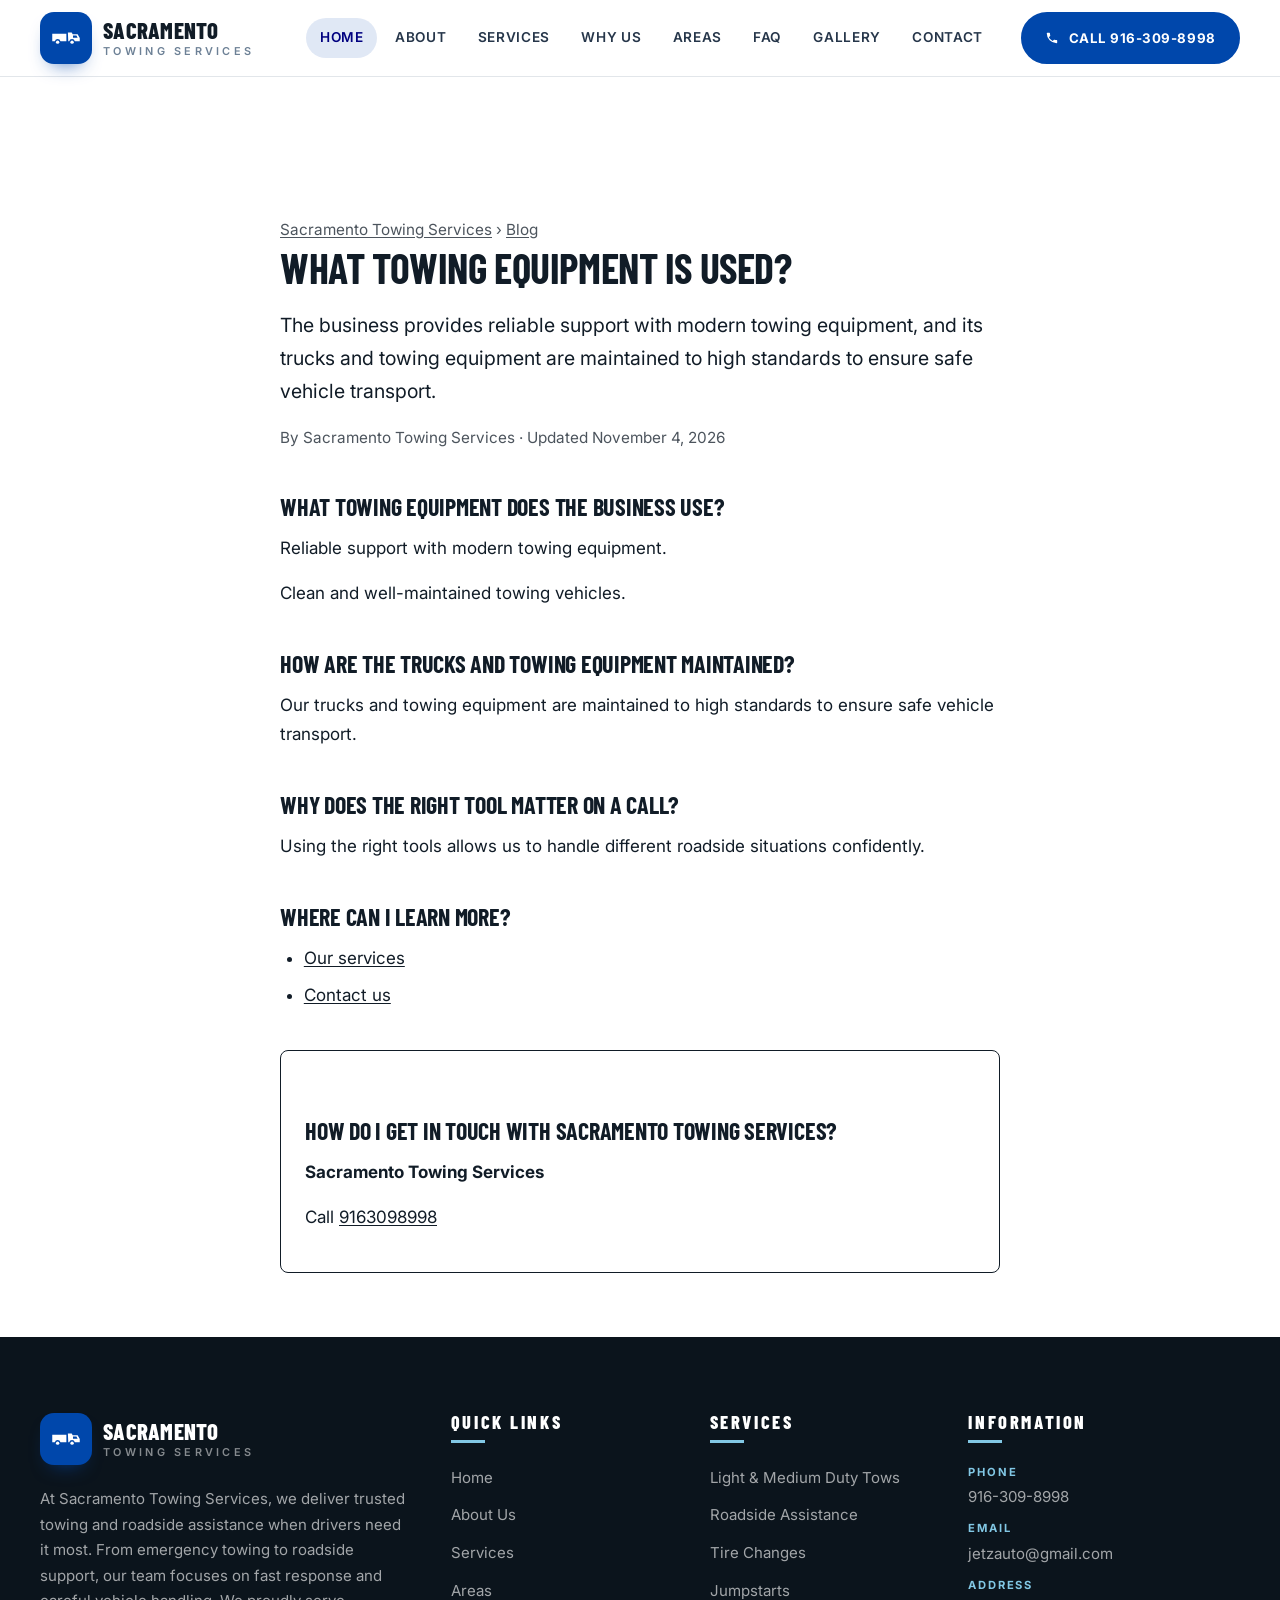
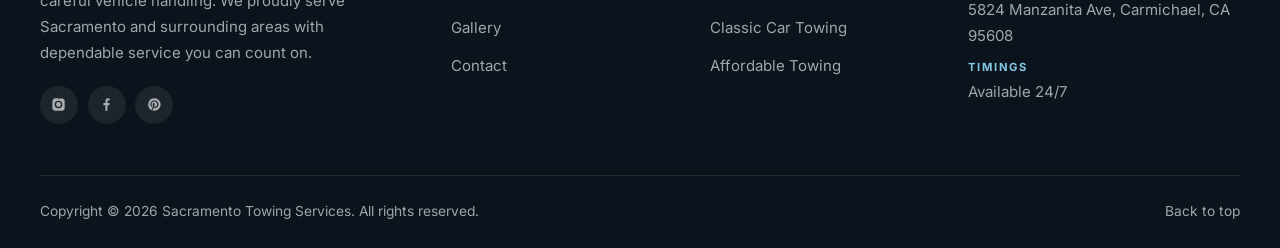
<file: blog/towing-equipment/index.html>
<!doctype html>
<html lang="en">
<head>
<meta charset="utf-8">
<meta name="viewport" content="width=device-width, initial-scale=1">
<meta name="theme-color" content="#0047ab">
<link rel="icon" href="/favicon.svg" type="image/svg+xml">
<link rel="apple-touch-icon" href="/favicon.svg">
<link rel="preconnect" href="https://fonts.googleapis.com/">
<link rel="preconnect" href="https://fonts.gstatic.com/" crossorigin>
<link rel="stylesheet" href="https://fonts.googleapis.com/css2?family=Barlow+Condensed:wght@600;700;800&amp;family=Inter:wght@400;500;600;700&amp;display=swap">
<link rel="stylesheet" href="/styles.css">
<script src="/script.js"></script>
<title>What towing equipment is used? | Sacramento Towing Services</title>
<meta name="description" content="Reliable support with modern towing equipment, and trucks and towing equipment maintained to high standards to ensure safe vehicle transport.">
<link rel="canonical" href="https://www.sacramentotowingservices.com/blog/towing-equipment/">
<meta property="og:type" content="article">
<meta property="og:title" content="What towing equipment is used? | Sacramento Towing Services">
<meta property="og:description" content="Reliable support with modern towing equipment, and trucks and towing equipment maintained to high standards to ensure safe vehicle transport.">
<meta property="og:url" content="https://www.sacramentotowingservices.com/blog/towing-equipment/">
<meta name="lv-blog-draft" content="d0864d7e0229f7dcd86026979a543f8b">
<style>.lv-blog{box-sizing:border-box;max-width:760px;margin:0 auto;padding:clamp(96px,12vw,140px) 20px 64px;line-height:1.7;font-size:1.0625rem}.lv-blog h1{font-size:clamp(1.9rem,4vw,2.6rem);line-height:1.2;font-weight:700;margin:0 0 16px}.lv-blog h2{font-size:1.5rem;line-height:1.3;font-weight:700;margin:40px 0 12px}.lv-blog h3{font-size:1.15rem;line-height:1.4;font-weight:600;margin:24px 0 8px}.lv-blog p{margin:0 0 16px}.lv-blog ul{list-style:disc;padding-left:1.4em;margin:0 0 16px}.lv-blog li{margin:0 0 8px}.lv-blog a{color:inherit;text-decoration:underline;text-underline-offset:2px}.lv-blog__answer{font-size:1.15em}.lv-blog__meta,.lv-blog__crumbs{opacity:.75;font-size:.9em}.lv-blog__cta{margin-top:40px;padding:24px;border:1px solid currentColor;border-radius:8px}.lv-blog .lv-blog__list{list-style:none;padding:0}.lv-blog__list li{margin:0 0 28px}</style>
<script type="application/ld+json">{"@context":"https://schema.org","@graph":[{"@type":"BlogPosting","headline":"What towing equipment is used?","description":"Reliable support with modern towing equipment, and trucks and towing equipment maintained to high standards to ensure safe vehicle transport.","url":"https://www.sacramentotowingservices.com/blog/towing-equipment/","mainEntityOfPage":"https://www.sacramentotowingservices.com/blog/towing-equipment/","datePublished":"2026-11-04","dateModified":"2026-11-04","author":{"@type":"LocalBusiness","@id":"https://www.sacramentotowingservices.com/#business","name":"Sacramento Towing Services","url":"https://www.sacramentotowingservices.com/","telephone":"9163098998","areaServed":["Sacramento","Fair Oaks","Citrus Heights","Arden-Arcade","North Highlands","Rancho Cordova","Roseville","Rocklin","Folsom","El Dorado Hills","West Sacramento","South Sacramento","Elk Grove","Antelope","Elverta","Mather","Orangevale","Carmichael"]},"publisher":{"@id":"https://www.sacramentotowingservices.com/#business"}},{"@type":"BreadcrumbList","itemListElement":[{"@type":"ListItem","position":1,"name":"Sacramento Towing Services","item":"https://www.sacramentotowingservices.com/"},{"@type":"ListItem","position":2,"name":"Blog","item":"https://www.sacramentotowingservices.com/blog/"},{"@type":"ListItem","position":3,"name":"What towing equipment is used?","item":"https://www.sacramentotowingservices.com/blog/towing-equipment/"}]}]}</script>
</head>
<body>
<header class="header" id="header">
  <div class="wrap header__inner">
    <a class="brand" href="/#top" aria-label="Sacramento Towing Services home">
      <span class="brand__mark" aria-hidden="true">
        <svg viewbox="0 0 48 32"><path d="M2 21h4.2a4.6 4.6 0 0 1 8.9 0h9.5V9H2zm25.6 0h1.6a4.6 4.6 0 0 1 8.9 0H46v-5l-3.4-6h-7.9l-1.6-3H27zm7.6-9h5.5l1.9 3.4h-7.4z"/><circle cx="10.6" cy="22.6" r="2.7"/><circle cx="33.7" cy="22.6" r="2.7"/></svg>
      </span>
      <span class="brand__text">
        <strong>Sacramento</strong>
        <span>Towing Services</span>
      </span>
    </a>

    <nav class="nav" id="nav" aria-label="Main navigation">
      <ul>
        <li><a href="/#top" class="is-active">Home</a></li>
        <li><a href="/#about">About</a></li>
        <li><a href="/#services">Services</a></li>
        <li><a href="/#why">Why Us</a></li>
        <li><a href="/#areas">Areas</a></li>
        <li><a href="/#faq">FAQ</a></li>
        <li><a href="/#gallery">Gallery</a></li>
        <li><a href="/#contact">Contact</a></li>
      </ul>
    </nav>

    <a class="btn btn--primary header__cta" href="tel:9163098998">
      <svg viewbox="0 0 24 24" aria-hidden="true"><path d="M6.6 10.8a15.1 15.1 0 0 0 6.6 6.6l2.2-2.2a1 1 0 0 1 1-.25 11.4 11.4 0 0 0 3.6.57 1 1 0 0 1 1 1V20a1 1 0 0 1-1 1A17 17 0 0 1 3 4a1 1 0 0 1 1-1h3.5a1 1 0 0 1 1 1 11.4 11.4 0 0 0 .57 3.6 1 1 0 0 1-.25 1z"/></svg>
      <span>Call 916-309-8998</span>
    </a>

    <button class="burger" id="burger" aria-label="Open menu" aria-expanded="false" aria-controls="nav">
      <span></span><span></span><span></span>
    </button>
  </div>
</header>
<main id="main" class="lv-blog"><article>
<nav class="lv-blog__crumbs" aria-label="Breadcrumb"><a href="/">Sacramento Towing Services</a> › <a href="/blog/">Blog</a></nav>
<h1>What towing equipment is used?</h1>
<p class="lv-blog__answer">The business provides reliable support with modern towing equipment, and its trucks and towing equipment are maintained to high standards to ensure safe vehicle transport.</p>
<p class="lv-blog__meta">By Sacramento Towing Services · Updated <time datetime="2026-11-04">November 4, 2026</time></p>
<h2>What towing equipment does the business use?</h2>
<p>Reliable support with modern towing equipment.</p>
<p>Clean and well-maintained towing vehicles.</p>
<h2>How are the trucks and towing equipment maintained?</h2>
<p>Our trucks and towing equipment are maintained to high standards to ensure safe vehicle transport.</p>
<h2>Why does the right tool matter on a call?</h2>
<p>Using the right tools allows us to handle different roadside situations confidently.</p>
<h2>Where can I learn more?</h2><ul>
<li><a href="/#services">Our services</a></li>
<li><a href="/#contact">Contact us</a></li>
</ul>
<section class="lv-blog__cta"><h2>How do I get in touch with Sacramento Towing Services?</h2><p><strong>Sacramento Towing Services</strong></p><p>Call <a href="tel:9163098998">9163098998</a></p></section>
</article></main>
<footer class="footer">
  <div class="wrap footer__grid">
    <div class="footer__col footer__col--brand">
      <a class="brand brand--footer" href="/#top" aria-label="Sacramento Towing Services home">
        <span class="brand__mark" aria-hidden="true">
          <svg viewbox="0 0 48 32"><path d="M2 21h4.2a4.6 4.6 0 0 1 8.9 0h9.5V9H2zm25.6 0h1.6a4.6 4.6 0 0 1 8.9 0H46v-5l-3.4-6h-7.9l-1.6-3H27zm7.6-9h5.5l1.9 3.4h-7.4z"/><circle cx="10.6" cy="22.6" r="2.7"/><circle cx="33.7" cy="22.6" r="2.7"/></svg>
        </span>
        <span class="brand__text"><strong>Sacramento</strong><span>Towing Services</span></span>
      </a>
      <p>At Sacramento Towing Services, we deliver trusted towing and roadside assistance when drivers need it
        most. From emergency towing to roadside support, our team focuses on fast response and careful vehicle
        handling. We proudly serve Sacramento and surrounding areas with dependable service you can count on.</p>
      <div class="footer__social">
        <a href="https://www.instagram.com/jetztow" target="_blank" rel="noopener" aria-label="Instagram">
          <svg viewbox="0 0 24 24" aria-hidden="true"><path d="M12 2.2c3.2 0 3.6 0 4.9.07 1.2.06 1.8.25 2.2.42.6.22 1 .48 1.4.9s.68.8.9 1.4c.17.4.36 1 .42 2.2.06 1.3.07 1.7.07 4.9s0 3.6-.07 4.9c-.06 1.2-.25 1.8-.42 2.2a3.9 3.9 0 0 1-.9 1.4c-.4.4-.8.68-1.4.9-.4.17-1 .36-2.2.42-1.3.06-1.7.07-4.9.07s-3.6 0-4.9-.07c-1.2-.06-1.8-.25-2.2-.42a3.9 3.9 0 0 1-1.4-.9 3.9 3.9 0 0 1-.9-1.4c-.17-.4-.36-1-.42-2.2C2.2 15.6 2.2 15.2 2.2 12s0-3.6.07-4.9c.06-1.2.25-1.8.42-2.2.22-.6.48-1 .9-1.4s.8-.68 1.4-.9c.4-.17 1-.36 2.2-.42C8.4 2.2 8.8 2.2 12 2.2m0 3.8a6 6 0 1 0 0 12 6 6 0 0 0 0-12m0 9.9a3.9 3.9 0 1 1 0-7.8 3.9 3.9 0 0 1 0 7.8m7.6-10.1a1.4 1.4 0 1 1-2.8 0 1.4 1.4 0 0 1 2.8 0"/></svg>
        </a>
        <a href="https://www.facebook.com/TowKingLLC" target="_blank" rel="noopener" aria-label="Facebook">
          <svg viewbox="0 0 24 24" aria-hidden="true"><path d="M13.5 22v-9h3l.5-3.5h-3.5V7.3c0-1 .3-1.7 1.7-1.7H17V2.4A22 22 0 0 0 14.4 2C11.9 2 10.2 3.6 10.2 6.5v3H7V13h3.2v9z"/></svg>
        </a>
        <a href="https://www.pinterest.com/jetzauto/" target="_blank" rel="noopener" aria-label="Pinterest">
          <svg viewbox="0 0 24 24" aria-hidden="true"><path d="M12 2a10 10 0 0 0-3.7 19.3c-.09-.8-.17-2 .03-2.9l1.2-5s-.3-.6-.3-1.5c0-1.4.8-2.5 1.8-2.5.9 0 1.3.65 1.3 1.4 0 .87-.55 2.16-.84 3.36-.24 1 .5 1.83 1.5 1.83 1.8 0 3.2-1.9 3.2-4.7 0-2.4-1.8-4.1-4.3-4.1a4.5 4.5 0 0 0-4.7 4.5c0 .9.34 1.85.77 2.37.08.1.09.19.07.3l-.28 1.13c-.04.18-.15.22-.34.13-1.25-.58-2.03-2.4-2.03-3.87 0-3.15 2.29-6.04 6.6-6.04 3.46 0 6.16 2.47 6.16 5.77 0 3.44-2.17 6.22-5.19 6.22-1 0-1.96-.53-2.29-1.15l-.62 2.38c-.22.87-.83 1.96-1.24 2.62A10 10 0 1 0 12 2"/></svg>
        </a>
      </div>
    </div>

    <div class="footer__col">
      <h4>Quick Links</h4>
      <ul>
        <li><a href="/#top">Home</a></li>
        <li><a href="/#about">About Us</a></li>
        <li><a href="/#services">Services</a></li>
        <li><a href="/#areas">Areas</a></li>
        <li><a href="/#gallery">Gallery</a></li>
        <li><a href="/#contact">Contact</a></li>
      </ul>
    </div>

    <div class="footer__col">
      <h4>Services</h4>
      <ul>
        <li><a href="/#services">Light &amp; Medium Duty Tows</a></li>
        <li><a href="/#services">Roadside Assistance</a></li>
        <li><a href="/#services">Tire Changes</a></li>
        <li><a href="/#services">Jumpstarts</a></li>
        <li><a href="/#services">Classic Car Towing</a></li>
        <li><a href="/#services">Affordable Towing</a></li>
      </ul>
    </div>

    <div class="footer__col">
      <h4>Information</h4>
      <ul class="footer__info">
        <li><span>Phone</span><a href="tel:9163098998">916-309-8998</a></li>
        <li><span>Email</span><a href="mailto:jetzauto@gmail.com">jetzauto@gmail.com</a></li>
        <li><span>Address</span><a href="https://maps.google.com/?q=5824+Manzanita+Ave,+Carmichael,+CA+95608" target="_blank" rel="noopener">5824 Manzanita Ave, Carmichael, CA 95608</a></li>
        <li><span>Timings</span><a href="tel:9163098998">Available 24/7</a></li>
      </ul>
    </div>
  </div>

  <div class="wrap footer__bar">
    <p>Copyright © <span id="year">2026</span> Sacramento Towing Services. All rights reserved.</p>
    <p><a href="/#top">Back to top</a></p>
  </div>
</footer>
</body>
</html>
</file>
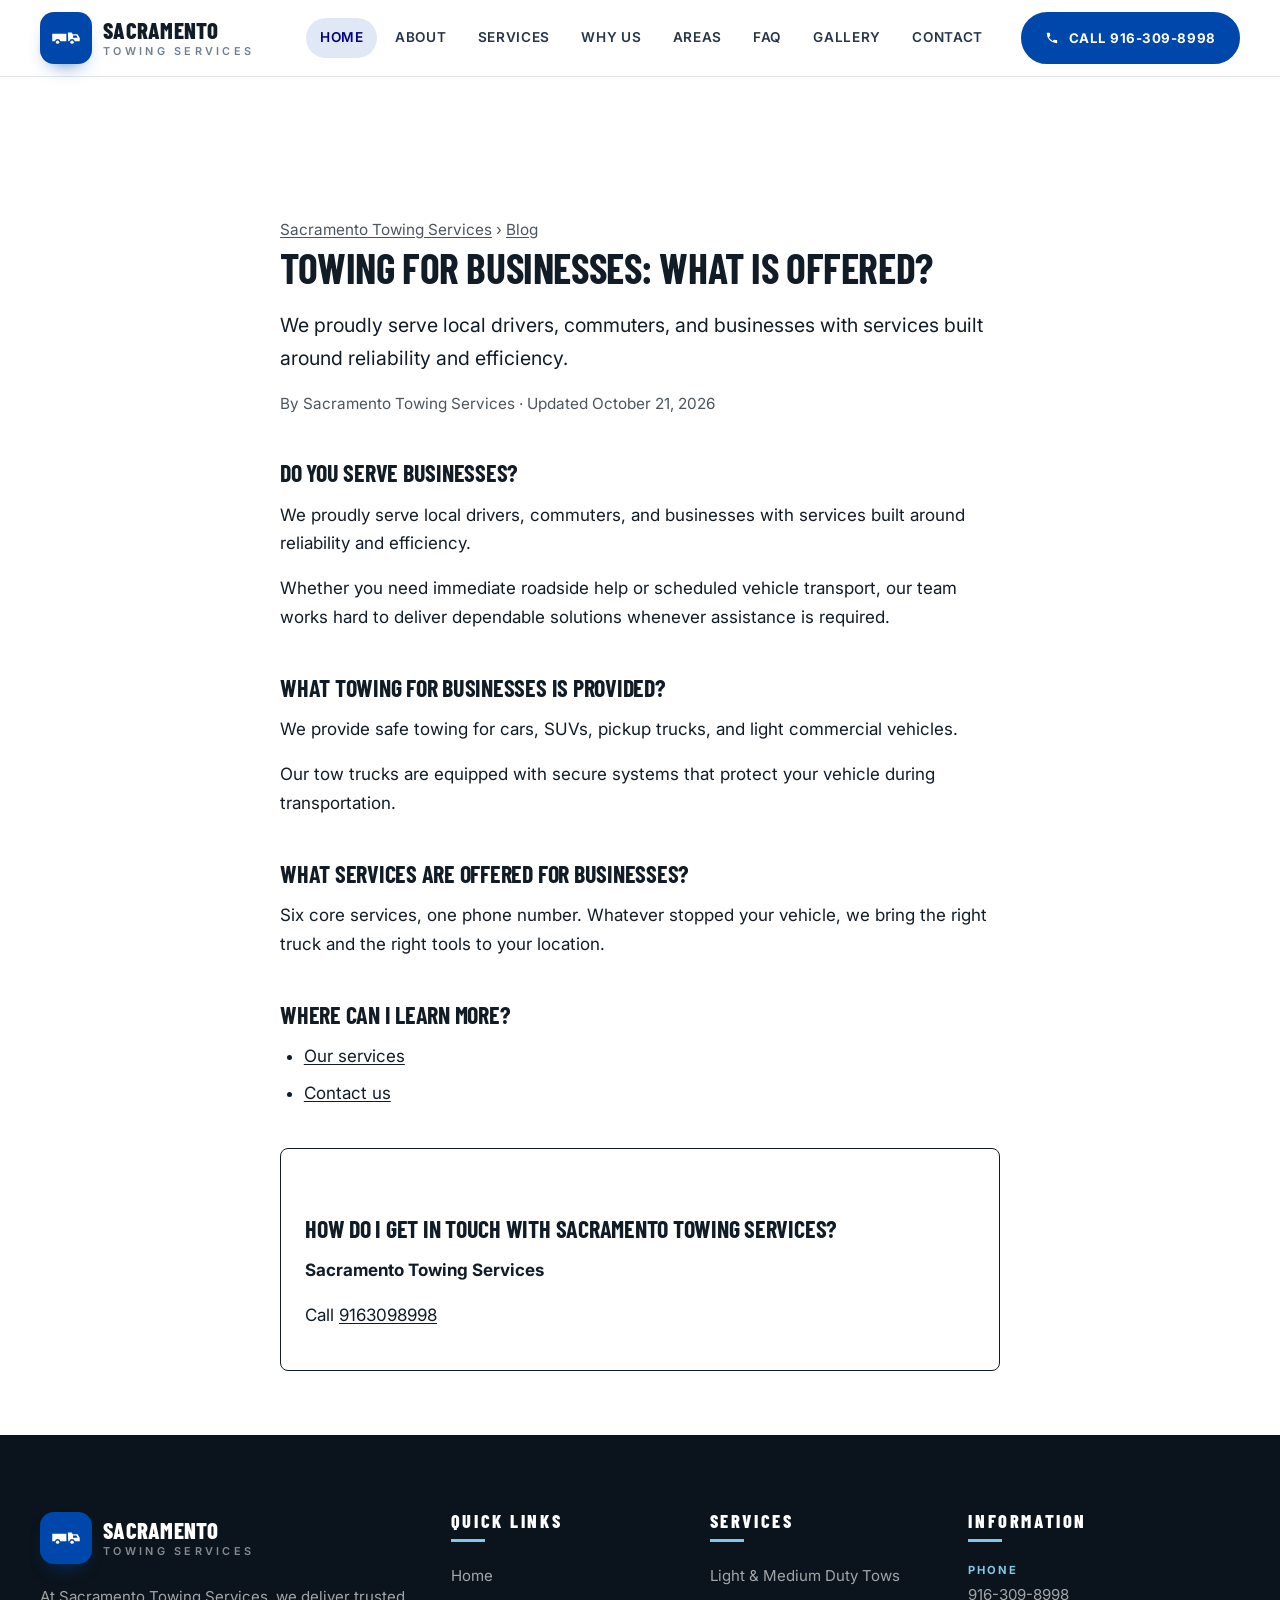
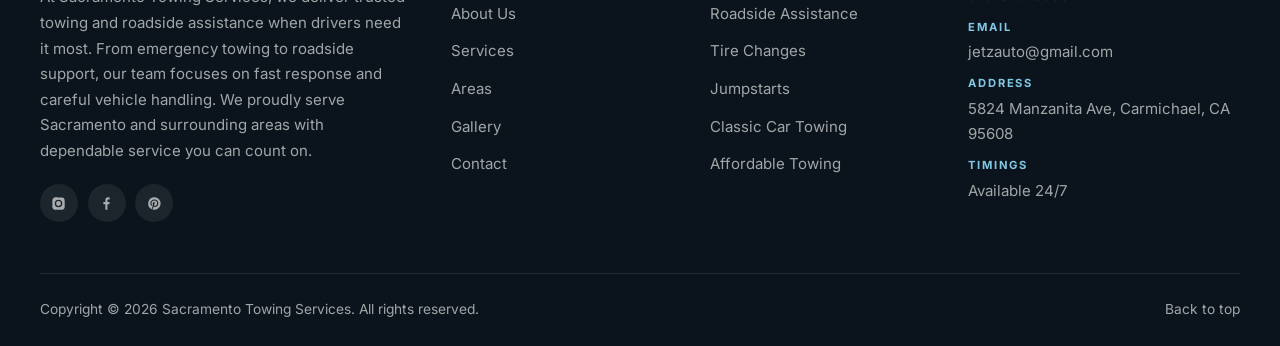
<file: blog/towing-for-businesses/index.html>
<!doctype html>
<html lang="en">
<head>
<meta charset="utf-8">
<meta name="viewport" content="width=device-width, initial-scale=1">
<meta name="theme-color" content="#0047ab">
<link rel="icon" href="/favicon.svg" type="image/svg+xml">
<link rel="apple-touch-icon" href="/favicon.svg">
<link rel="preconnect" href="https://fonts.googleapis.com/">
<link rel="preconnect" href="https://fonts.gstatic.com/" crossorigin>
<link rel="stylesheet" href="https://fonts.googleapis.com/css2?family=Barlow+Condensed:wght@600;700;800&amp;family=Inter:wght@400;500;600;700&amp;display=swap">
<link rel="stylesheet" href="/styles.css">
<script src="/script.js"></script>
<title>Towing for businesses: what is offered? | Sacramento Towing Services</title>
<meta name="description" content="We serve local drivers, commuters, and businesses. We provide safe towing for cars, SUVs, pickup trucks, and light commercial vehicles.">
<link rel="canonical" href="https://www.sacramentotowingservices.com/blog/towing-for-businesses/">
<meta property="og:type" content="article">
<meta property="og:title" content="Towing for businesses: what is offered? | Sacramento Towing Services">
<meta property="og:description" content="We serve local drivers, commuters, and businesses. We provide safe towing for cars, SUVs, pickup trucks, and light commercial vehicles.">
<meta property="og:url" content="https://www.sacramentotowingservices.com/blog/towing-for-businesses/">
<meta name="lv-blog-draft" content="e4d8626c1b2deb3429cb8f002ef55b28">
<style>.lv-blog{box-sizing:border-box;max-width:760px;margin:0 auto;padding:clamp(96px,12vw,140px) 20px 64px;line-height:1.7;font-size:1.0625rem}.lv-blog h1{font-size:clamp(1.9rem,4vw,2.6rem);line-height:1.2;font-weight:700;margin:0 0 16px}.lv-blog h2{font-size:1.5rem;line-height:1.3;font-weight:700;margin:40px 0 12px}.lv-blog h3{font-size:1.15rem;line-height:1.4;font-weight:600;margin:24px 0 8px}.lv-blog p{margin:0 0 16px}.lv-blog ul{list-style:disc;padding-left:1.4em;margin:0 0 16px}.lv-blog li{margin:0 0 8px}.lv-blog a{color:inherit;text-decoration:underline;text-underline-offset:2px}.lv-blog__answer{font-size:1.15em}.lv-blog__meta,.lv-blog__crumbs{opacity:.75;font-size:.9em}.lv-blog__cta{margin-top:40px;padding:24px;border:1px solid currentColor;border-radius:8px}.lv-blog .lv-blog__list{list-style:none;padding:0}.lv-blog__list li{margin:0 0 28px}</style>
<script type="application/ld+json">{"@context":"https://schema.org","@graph":[{"@type":"BlogPosting","headline":"Towing for businesses: what is offered?","description":"We serve local drivers, commuters, and businesses. We provide safe towing for cars, SUVs, pickup trucks, and light commercial vehicles.","url":"https://www.sacramentotowingservices.com/blog/towing-for-businesses/","mainEntityOfPage":"https://www.sacramentotowingservices.com/blog/towing-for-businesses/","datePublished":"2026-10-21","dateModified":"2026-10-21","author":{"@type":"LocalBusiness","@id":"https://www.sacramentotowingservices.com/#business","name":"Sacramento Towing Services","url":"https://www.sacramentotowingservices.com/","telephone":"9163098998","areaServed":["Sacramento","Fair Oaks","Citrus Heights","Arden-Arcade","North Highlands","Rancho Cordova","Roseville","Rocklin","Folsom","El Dorado Hills","West Sacramento","South Sacramento","Elk Grove","Antelope","Elverta","Mather","Orangevale","Carmichael"]},"publisher":{"@id":"https://www.sacramentotowingservices.com/#business"}},{"@type":"BreadcrumbList","itemListElement":[{"@type":"ListItem","position":1,"name":"Sacramento Towing Services","item":"https://www.sacramentotowingservices.com/"},{"@type":"ListItem","position":2,"name":"Blog","item":"https://www.sacramentotowingservices.com/blog/"},{"@type":"ListItem","position":3,"name":"Towing for businesses: what is offered?","item":"https://www.sacramentotowingservices.com/blog/towing-for-businesses/"}]}]}</script>
</head>
<body>
<header class="header" id="header">
  <div class="wrap header__inner">
    <a class="brand" href="/#top" aria-label="Sacramento Towing Services home">
      <span class="brand__mark" aria-hidden="true">
        <svg viewbox="0 0 48 32"><path d="M2 21h4.2a4.6 4.6 0 0 1 8.9 0h9.5V9H2zm25.6 0h1.6a4.6 4.6 0 0 1 8.9 0H46v-5l-3.4-6h-7.9l-1.6-3H27zm7.6-9h5.5l1.9 3.4h-7.4z"/><circle cx="10.6" cy="22.6" r="2.7"/><circle cx="33.7" cy="22.6" r="2.7"/></svg>
      </span>
      <span class="brand__text">
        <strong>Sacramento</strong>
        <span>Towing Services</span>
      </span>
    </a>

    <nav class="nav" id="nav" aria-label="Main navigation">
      <ul>
        <li><a href="/#top" class="is-active">Home</a></li>
        <li><a href="/#about">About</a></li>
        <li><a href="/#services">Services</a></li>
        <li><a href="/#why">Why Us</a></li>
        <li><a href="/#areas">Areas</a></li>
        <li><a href="/#faq">FAQ</a></li>
        <li><a href="/#gallery">Gallery</a></li>
        <li><a href="/#contact">Contact</a></li>
      </ul>
    </nav>

    <a class="btn btn--primary header__cta" href="tel:9163098998">
      <svg viewbox="0 0 24 24" aria-hidden="true"><path d="M6.6 10.8a15.1 15.1 0 0 0 6.6 6.6l2.2-2.2a1 1 0 0 1 1-.25 11.4 11.4 0 0 0 3.6.57 1 1 0 0 1 1 1V20a1 1 0 0 1-1 1A17 17 0 0 1 3 4a1 1 0 0 1 1-1h3.5a1 1 0 0 1 1 1 11.4 11.4 0 0 0 .57 3.6 1 1 0 0 1-.25 1z"/></svg>
      <span>Call 916-309-8998</span>
    </a>

    <button class="burger" id="burger" aria-label="Open menu" aria-expanded="false" aria-controls="nav">
      <span></span><span></span><span></span>
    </button>
  </div>
</header>
<main id="main" class="lv-blog"><article>
<nav class="lv-blog__crumbs" aria-label="Breadcrumb"><a href="/">Sacramento Towing Services</a> › <a href="/blog/">Blog</a></nav>
<h1>Towing for businesses: what is offered?</h1>
<p class="lv-blog__answer">We proudly serve local drivers, commuters, and businesses with services built around reliability and efficiency.</p>
<p class="lv-blog__meta">By Sacramento Towing Services · Updated <time datetime="2026-10-21">October 21, 2026</time></p>
<h2>Do you serve businesses?</h2>
<p>We proudly serve local drivers, commuters, and businesses with services built around reliability and efficiency.</p>
<p>Whether you need immediate roadside help or scheduled vehicle transport, our team works hard to deliver dependable solutions whenever assistance is required.</p>
<h2>What towing for businesses is provided?</h2>
<p>We provide safe towing for cars, SUVs, pickup trucks, and light commercial vehicles.</p>
<p>Our tow trucks are equipped with secure systems that protect your vehicle during transportation.</p>
<h2>What services are offered for businesses?</h2>
<p>Six core services, one phone number. Whatever stopped your vehicle, we bring the right truck and the right tools to your location.</p>
<h2>Where can I learn more?</h2><ul>
<li><a href="/#services">Our services</a></li>
<li><a href="/#contact">Contact us</a></li>
</ul>
<section class="lv-blog__cta"><h2>How do I get in touch with Sacramento Towing Services?</h2><p><strong>Sacramento Towing Services</strong></p><p>Call <a href="tel:9163098998">9163098998</a></p></section>
</article></main>
<footer class="footer">
  <div class="wrap footer__grid">
    <div class="footer__col footer__col--brand">
      <a class="brand brand--footer" href="/#top" aria-label="Sacramento Towing Services home">
        <span class="brand__mark" aria-hidden="true">
          <svg viewbox="0 0 48 32"><path d="M2 21h4.2a4.6 4.6 0 0 1 8.9 0h9.5V9H2zm25.6 0h1.6a4.6 4.6 0 0 1 8.9 0H46v-5l-3.4-6h-7.9l-1.6-3H27zm7.6-9h5.5l1.9 3.4h-7.4z"/><circle cx="10.6" cy="22.6" r="2.7"/><circle cx="33.7" cy="22.6" r="2.7"/></svg>
        </span>
        <span class="brand__text"><strong>Sacramento</strong><span>Towing Services</span></span>
      </a>
      <p>At Sacramento Towing Services, we deliver trusted towing and roadside assistance when drivers need it
        most. From emergency towing to roadside support, our team focuses on fast response and careful vehicle
        handling. We proudly serve Sacramento and surrounding areas with dependable service you can count on.</p>
      <div class="footer__social">
        <a href="https://www.instagram.com/jetztow" target="_blank" rel="noopener" aria-label="Instagram">
          <svg viewbox="0 0 24 24" aria-hidden="true"><path d="M12 2.2c3.2 0 3.6 0 4.9.07 1.2.06 1.8.25 2.2.42.6.22 1 .48 1.4.9s.68.8.9 1.4c.17.4.36 1 .42 2.2.06 1.3.07 1.7.07 4.9s0 3.6-.07 4.9c-.06 1.2-.25 1.8-.42 2.2a3.9 3.9 0 0 1-.9 1.4c-.4.4-.8.68-1.4.9-.4.17-1 .36-2.2.42-1.3.06-1.7.07-4.9.07s-3.6 0-4.9-.07c-1.2-.06-1.8-.25-2.2-.42a3.9 3.9 0 0 1-1.4-.9 3.9 3.9 0 0 1-.9-1.4c-.17-.4-.36-1-.42-2.2C2.2 15.6 2.2 15.2 2.2 12s0-3.6.07-4.9c.06-1.2.25-1.8.42-2.2.22-.6.48-1 .9-1.4s.8-.68 1.4-.9c.4-.17 1-.36 2.2-.42C8.4 2.2 8.8 2.2 12 2.2m0 3.8a6 6 0 1 0 0 12 6 6 0 0 0 0-12m0 9.9a3.9 3.9 0 1 1 0-7.8 3.9 3.9 0 0 1 0 7.8m7.6-10.1a1.4 1.4 0 1 1-2.8 0 1.4 1.4 0 0 1 2.8 0"/></svg>
        </a>
        <a href="https://www.facebook.com/TowKingLLC" target="_blank" rel="noopener" aria-label="Facebook">
          <svg viewbox="0 0 24 24" aria-hidden="true"><path d="M13.5 22v-9h3l.5-3.5h-3.5V7.3c0-1 .3-1.7 1.7-1.7H17V2.4A22 22 0 0 0 14.4 2C11.9 2 10.2 3.6 10.2 6.5v3H7V13h3.2v9z"/></svg>
        </a>
        <a href="https://www.pinterest.com/jetzauto/" target="_blank" rel="noopener" aria-label="Pinterest">
          <svg viewbox="0 0 24 24" aria-hidden="true"><path d="M12 2a10 10 0 0 0-3.7 19.3c-.09-.8-.17-2 .03-2.9l1.2-5s-.3-.6-.3-1.5c0-1.4.8-2.5 1.8-2.5.9 0 1.3.65 1.3 1.4 0 .87-.55 2.16-.84 3.36-.24 1 .5 1.83 1.5 1.83 1.8 0 3.2-1.9 3.2-4.7 0-2.4-1.8-4.1-4.3-4.1a4.5 4.5 0 0 0-4.7 4.5c0 .9.34 1.85.77 2.37.08.1.09.19.07.3l-.28 1.13c-.04.18-.15.22-.34.13-1.25-.58-2.03-2.4-2.03-3.87 0-3.15 2.29-6.04 6.6-6.04 3.46 0 6.16 2.47 6.16 5.77 0 3.44-2.17 6.22-5.19 6.22-1 0-1.96-.53-2.29-1.15l-.62 2.38c-.22.87-.83 1.96-1.24 2.62A10 10 0 1 0 12 2"/></svg>
        </a>
      </div>
    </div>

    <div class="footer__col">
      <h4>Quick Links</h4>
      <ul>
        <li><a href="/#top">Home</a></li>
        <li><a href="/#about">About Us</a></li>
        <li><a href="/#services">Services</a></li>
        <li><a href="/#areas">Areas</a></li>
        <li><a href="/#gallery">Gallery</a></li>
        <li><a href="/#contact">Contact</a></li>
      </ul>
    </div>

    <div class="footer__col">
      <h4>Services</h4>
      <ul>
        <li><a href="/#services">Light &amp; Medium Duty Tows</a></li>
        <li><a href="/#services">Roadside Assistance</a></li>
        <li><a href="/#services">Tire Changes</a></li>
        <li><a href="/#services">Jumpstarts</a></li>
        <li><a href="/#services">Classic Car Towing</a></li>
        <li><a href="/#services">Affordable Towing</a></li>
      </ul>
    </div>

    <div class="footer__col">
      <h4>Information</h4>
      <ul class="footer__info">
        <li><span>Phone</span><a href="tel:9163098998">916-309-8998</a></li>
        <li><span>Email</span><a href="mailto:jetzauto@gmail.com">jetzauto@gmail.com</a></li>
        <li><span>Address</span><a href="https://maps.google.com/?q=5824+Manzanita+Ave,+Carmichael,+CA+95608" target="_blank" rel="noopener">5824 Manzanita Ave, Carmichael, CA 95608</a></li>
        <li><span>Timings</span><a href="tel:9163098998">Available 24/7</a></li>
      </ul>
    </div>
  </div>

  <div class="wrap footer__bar">
    <p>Copyright © <span id="year">2026</span> Sacramento Towing Services. All rights reserved.</p>
    <p><a href="/#top">Back to top</a></p>
  </div>
</footer>
</body>
</html>
</file>
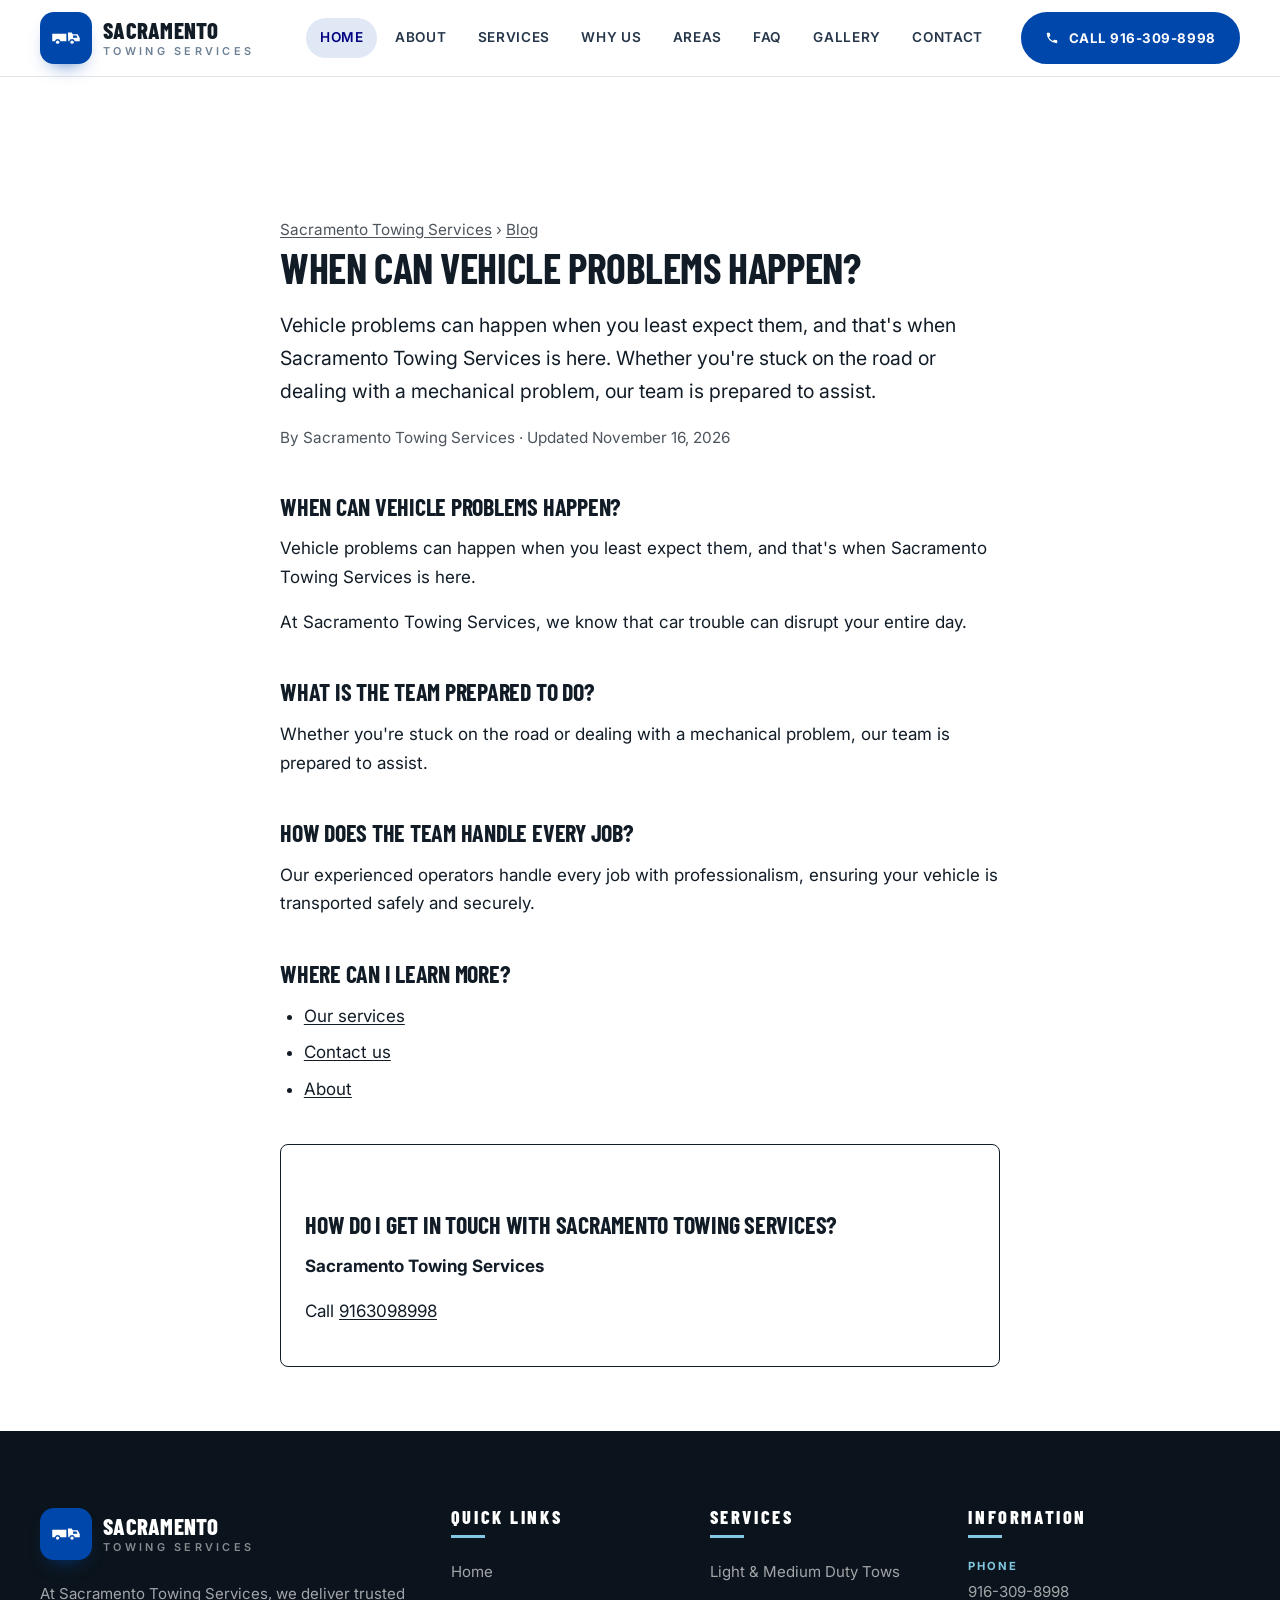
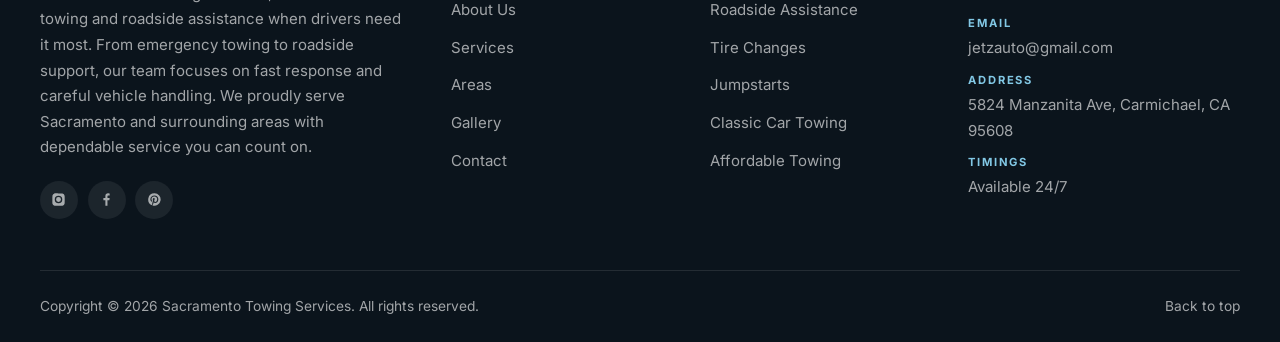
<file: blog/towing-help/index.html>
<!doctype html>
<html lang="en">
<head>
<meta charset="utf-8">
<meta name="viewport" content="width=device-width, initial-scale=1">
<meta name="theme-color" content="#0047ab">
<link rel="icon" href="/favicon.svg" type="image/svg+xml">
<link rel="apple-touch-icon" href="/favicon.svg">
<link rel="preconnect" href="https://fonts.googleapis.com/">
<link rel="preconnect" href="https://fonts.gstatic.com/" crossorigin>
<link rel="stylesheet" href="https://fonts.googleapis.com/css2?family=Barlow+Condensed:wght@600;700;800&amp;family=Inter:wght@400;500;600;700&amp;display=swap">
<link rel="stylesheet" href="/styles.css">
<script src="/script.js"></script>
<title>When can vehicle problems happen? | Sacramento Towing Services</title>
<meta name="description" content="Vehicle problems can happen when you least expect them. Sacramento Towing Services is prepared to assist whether you&#39;re stuck on the road or dealing">
<link rel="canonical" href="https://www.sacramentotowingservices.com/blog/towing-help/">
<meta property="og:type" content="article">
<meta property="og:title" content="When can vehicle problems happen? | Sacramento Towing Services">
<meta property="og:description" content="Vehicle problems can happen when you least expect them. Sacramento Towing Services is prepared to assist whether you&#39;re stuck on the road or dealing">
<meta property="og:url" content="https://www.sacramentotowingservices.com/blog/towing-help/">
<meta name="lv-blog-draft" content="cc01612dadc6b047ab639b360176c7db">
<style>.lv-blog{box-sizing:border-box;max-width:760px;margin:0 auto;padding:clamp(96px,12vw,140px) 20px 64px;line-height:1.7;font-size:1.0625rem}.lv-blog h1{font-size:clamp(1.9rem,4vw,2.6rem);line-height:1.2;font-weight:700;margin:0 0 16px}.lv-blog h2{font-size:1.5rem;line-height:1.3;font-weight:700;margin:40px 0 12px}.lv-blog h3{font-size:1.15rem;line-height:1.4;font-weight:600;margin:24px 0 8px}.lv-blog p{margin:0 0 16px}.lv-blog ul{list-style:disc;padding-left:1.4em;margin:0 0 16px}.lv-blog li{margin:0 0 8px}.lv-blog a{color:inherit;text-decoration:underline;text-underline-offset:2px}.lv-blog__answer{font-size:1.15em}.lv-blog__meta,.lv-blog__crumbs{opacity:.75;font-size:.9em}.lv-blog__cta{margin-top:40px;padding:24px;border:1px solid currentColor;border-radius:8px}.lv-blog .lv-blog__list{list-style:none;padding:0}.lv-blog__list li{margin:0 0 28px}</style>
<script type="application/ld+json">{"@context":"https://schema.org","@graph":[{"@type":"BlogPosting","headline":"When can vehicle problems happen?","description":"Vehicle problems can happen when you least expect them. Sacramento Towing Services is prepared to assist whether you're stuck on the road or dealing","url":"https://www.sacramentotowingservices.com/blog/towing-help/","mainEntityOfPage":"https://www.sacramentotowingservices.com/blog/towing-help/","datePublished":"2026-11-16","dateModified":"2026-11-16","author":{"@type":"LocalBusiness","@id":"https://www.sacramentotowingservices.com/#business","name":"Sacramento Towing Services","url":"https://www.sacramentotowingservices.com/","telephone":"9163098998","areaServed":["Sacramento","Fair Oaks","Citrus Heights","Arden-Arcade","North Highlands","Rancho Cordova","Roseville","Rocklin","Folsom","El Dorado Hills","West Sacramento","South Sacramento","Elk Grove","Antelope","Elverta","Mather","Orangevale","Carmichael"]},"publisher":{"@id":"https://www.sacramentotowingservices.com/#business"}},{"@type":"BreadcrumbList","itemListElement":[{"@type":"ListItem","position":1,"name":"Sacramento Towing Services","item":"https://www.sacramentotowingservices.com/"},{"@type":"ListItem","position":2,"name":"Blog","item":"https://www.sacramentotowingservices.com/blog/"},{"@type":"ListItem","position":3,"name":"When can vehicle problems happen?","item":"https://www.sacramentotowingservices.com/blog/towing-help/"}]}]}</script>
</head>
<body>
<header class="header" id="header">
  <div class="wrap header__inner">
    <a class="brand" href="/#top" aria-label="Sacramento Towing Services home">
      <span class="brand__mark" aria-hidden="true">
        <svg viewbox="0 0 48 32"><path d="M2 21h4.2a4.6 4.6 0 0 1 8.9 0h9.5V9H2zm25.6 0h1.6a4.6 4.6 0 0 1 8.9 0H46v-5l-3.4-6h-7.9l-1.6-3H27zm7.6-9h5.5l1.9 3.4h-7.4z"/><circle cx="10.6" cy="22.6" r="2.7"/><circle cx="33.7" cy="22.6" r="2.7"/></svg>
      </span>
      <span class="brand__text">
        <strong>Sacramento</strong>
        <span>Towing Services</span>
      </span>
    </a>

    <nav class="nav" id="nav" aria-label="Main navigation">
      <ul>
        <li><a href="/#top" class="is-active">Home</a></li>
        <li><a href="/#about">About</a></li>
        <li><a href="/#services">Services</a></li>
        <li><a href="/#why">Why Us</a></li>
        <li><a href="/#areas">Areas</a></li>
        <li><a href="/#faq">FAQ</a></li>
        <li><a href="/#gallery">Gallery</a></li>
        <li><a href="/#contact">Contact</a></li>
      </ul>
    </nav>

    <a class="btn btn--primary header__cta" href="tel:9163098998">
      <svg viewbox="0 0 24 24" aria-hidden="true"><path d="M6.6 10.8a15.1 15.1 0 0 0 6.6 6.6l2.2-2.2a1 1 0 0 1 1-.25 11.4 11.4 0 0 0 3.6.57 1 1 0 0 1 1 1V20a1 1 0 0 1-1 1A17 17 0 0 1 3 4a1 1 0 0 1 1-1h3.5a1 1 0 0 1 1 1 11.4 11.4 0 0 0 .57 3.6 1 1 0 0 1-.25 1z"/></svg>
      <span>Call 916-309-8998</span>
    </a>

    <button class="burger" id="burger" aria-label="Open menu" aria-expanded="false" aria-controls="nav">
      <span></span><span></span><span></span>
    </button>
  </div>
</header>
<main id="main" class="lv-blog"><article>
<nav class="lv-blog__crumbs" aria-label="Breadcrumb"><a href="/">Sacramento Towing Services</a> › <a href="/blog/">Blog</a></nav>
<h1>When can vehicle problems happen?</h1>
<p class="lv-blog__answer">Vehicle problems can happen when you least expect them, and that&#39;s when Sacramento Towing Services is here. Whether you&#39;re stuck on the road or dealing with a mechanical problem, our team is prepared to assist.</p>
<p class="lv-blog__meta">By Sacramento Towing Services · Updated <time datetime="2026-11-16">November 16, 2026</time></p>
<h2>When can vehicle problems happen?</h2>
<p>Vehicle problems can happen when you least expect them, and that&#39;s when Sacramento Towing Services is here.</p>
<p>At Sacramento Towing Services, we know that car trouble can disrupt your entire day.</p>
<h2>What is the team prepared to do?</h2>
<p>Whether you&#39;re stuck on the road or dealing with a mechanical problem, our team is prepared to assist.</p>
<h2>How does the team handle every job?</h2>
<p>Our experienced operators handle every job with professionalism, ensuring your vehicle is transported safely and securely.</p>
<h2>Where can I learn more?</h2><ul>
<li><a href="/#services">Our services</a></li>
<li><a href="/#contact">Contact us</a></li>
<li><a href="/#about">About</a></li>
</ul>
<section class="lv-blog__cta"><h2>How do I get in touch with Sacramento Towing Services?</h2><p><strong>Sacramento Towing Services</strong></p><p>Call <a href="tel:9163098998">9163098998</a></p></section>
</article></main>
<footer class="footer">
  <div class="wrap footer__grid">
    <div class="footer__col footer__col--brand">
      <a class="brand brand--footer" href="/#top" aria-label="Sacramento Towing Services home">
        <span class="brand__mark" aria-hidden="true">
          <svg viewbox="0 0 48 32"><path d="M2 21h4.2a4.6 4.6 0 0 1 8.9 0h9.5V9H2zm25.6 0h1.6a4.6 4.6 0 0 1 8.9 0H46v-5l-3.4-6h-7.9l-1.6-3H27zm7.6-9h5.5l1.9 3.4h-7.4z"/><circle cx="10.6" cy="22.6" r="2.7"/><circle cx="33.7" cy="22.6" r="2.7"/></svg>
        </span>
        <span class="brand__text"><strong>Sacramento</strong><span>Towing Services</span></span>
      </a>
      <p>At Sacramento Towing Services, we deliver trusted towing and roadside assistance when drivers need it
        most. From emergency towing to roadside support, our team focuses on fast response and careful vehicle
        handling. We proudly serve Sacramento and surrounding areas with dependable service you can count on.</p>
      <div class="footer__social">
        <a href="https://www.instagram.com/jetztow" target="_blank" rel="noopener" aria-label="Instagram">
          <svg viewbox="0 0 24 24" aria-hidden="true"><path d="M12 2.2c3.2 0 3.6 0 4.9.07 1.2.06 1.8.25 2.2.42.6.22 1 .48 1.4.9s.68.8.9 1.4c.17.4.36 1 .42 2.2.06 1.3.07 1.7.07 4.9s0 3.6-.07 4.9c-.06 1.2-.25 1.8-.42 2.2a3.9 3.9 0 0 1-.9 1.4c-.4.4-.8.68-1.4.9-.4.17-1 .36-2.2.42-1.3.06-1.7.07-4.9.07s-3.6 0-4.9-.07c-1.2-.06-1.8-.25-2.2-.42a3.9 3.9 0 0 1-1.4-.9 3.9 3.9 0 0 1-.9-1.4c-.17-.4-.36-1-.42-2.2C2.2 15.6 2.2 15.2 2.2 12s0-3.6.07-4.9c.06-1.2.25-1.8.42-2.2.22-.6.48-1 .9-1.4s.8-.68 1.4-.9c.4-.17 1-.36 2.2-.42C8.4 2.2 8.8 2.2 12 2.2m0 3.8a6 6 0 1 0 0 12 6 6 0 0 0 0-12m0 9.9a3.9 3.9 0 1 1 0-7.8 3.9 3.9 0 0 1 0 7.8m7.6-10.1a1.4 1.4 0 1 1-2.8 0 1.4 1.4 0 0 1 2.8 0"/></svg>
        </a>
        <a href="https://www.facebook.com/TowKingLLC" target="_blank" rel="noopener" aria-label="Facebook">
          <svg viewbox="0 0 24 24" aria-hidden="true"><path d="M13.5 22v-9h3l.5-3.5h-3.5V7.3c0-1 .3-1.7 1.7-1.7H17V2.4A22 22 0 0 0 14.4 2C11.9 2 10.2 3.6 10.2 6.5v3H7V13h3.2v9z"/></svg>
        </a>
        <a href="https://www.pinterest.com/jetzauto/" target="_blank" rel="noopener" aria-label="Pinterest">
          <svg viewbox="0 0 24 24" aria-hidden="true"><path d="M12 2a10 10 0 0 0-3.7 19.3c-.09-.8-.17-2 .03-2.9l1.2-5s-.3-.6-.3-1.5c0-1.4.8-2.5 1.8-2.5.9 0 1.3.65 1.3 1.4 0 .87-.55 2.16-.84 3.36-.24 1 .5 1.83 1.5 1.83 1.8 0 3.2-1.9 3.2-4.7 0-2.4-1.8-4.1-4.3-4.1a4.5 4.5 0 0 0-4.7 4.5c0 .9.34 1.85.77 2.37.08.1.09.19.07.3l-.28 1.13c-.04.18-.15.22-.34.13-1.25-.58-2.03-2.4-2.03-3.87 0-3.15 2.29-6.04 6.6-6.04 3.46 0 6.16 2.47 6.16 5.77 0 3.44-2.17 6.22-5.19 6.22-1 0-1.96-.53-2.29-1.15l-.62 2.38c-.22.87-.83 1.96-1.24 2.62A10 10 0 1 0 12 2"/></svg>
        </a>
      </div>
    </div>

    <div class="footer__col">
      <h4>Quick Links</h4>
      <ul>
        <li><a href="/#top">Home</a></li>
        <li><a href="/#about">About Us</a></li>
        <li><a href="/#services">Services</a></li>
        <li><a href="/#areas">Areas</a></li>
        <li><a href="/#gallery">Gallery</a></li>
        <li><a href="/#contact">Contact</a></li>
      </ul>
    </div>

    <div class="footer__col">
      <h4>Services</h4>
      <ul>
        <li><a href="/#services">Light &amp; Medium Duty Tows</a></li>
        <li><a href="/#services">Roadside Assistance</a></li>
        <li><a href="/#services">Tire Changes</a></li>
        <li><a href="/#services">Jumpstarts</a></li>
        <li><a href="/#services">Classic Car Towing</a></li>
        <li><a href="/#services">Affordable Towing</a></li>
      </ul>
    </div>

    <div class="footer__col">
      <h4>Information</h4>
      <ul class="footer__info">
        <li><span>Phone</span><a href="tel:9163098998">916-309-8998</a></li>
        <li><span>Email</span><a href="mailto:jetzauto@gmail.com">jetzauto@gmail.com</a></li>
        <li><span>Address</span><a href="https://maps.google.com/?q=5824+Manzanita+Ave,+Carmichael,+CA+95608" target="_blank" rel="noopener">5824 Manzanita Ave, Carmichael, CA 95608</a></li>
        <li><span>Timings</span><a href="tel:9163098998">Available 24/7</a></li>
      </ul>
    </div>
  </div>

  <div class="wrap footer__bar">
    <p>Copyright © <span id="year">2026</span> Sacramento Towing Services. All rights reserved.</p>
    <p><a href="/#top">Back to top</a></p>
  </div>
</footer>
</body>
</html>
</file>
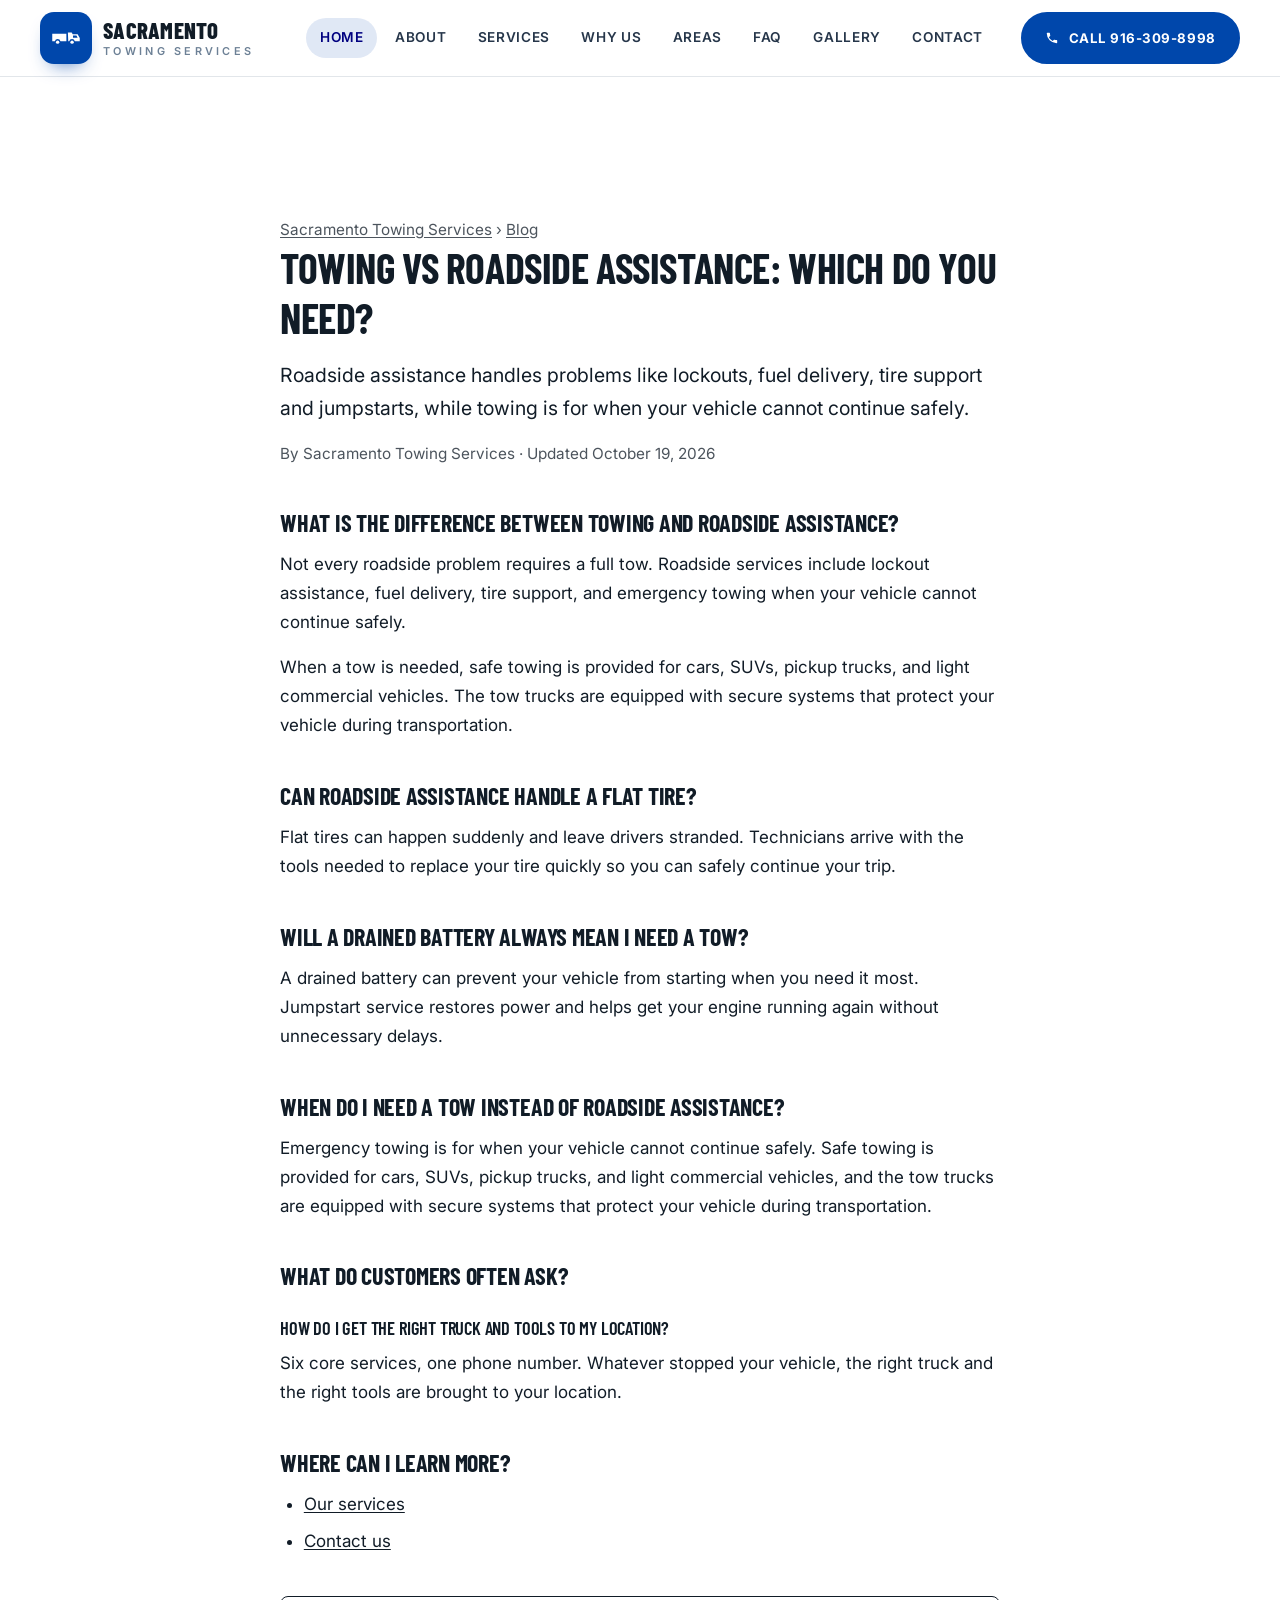
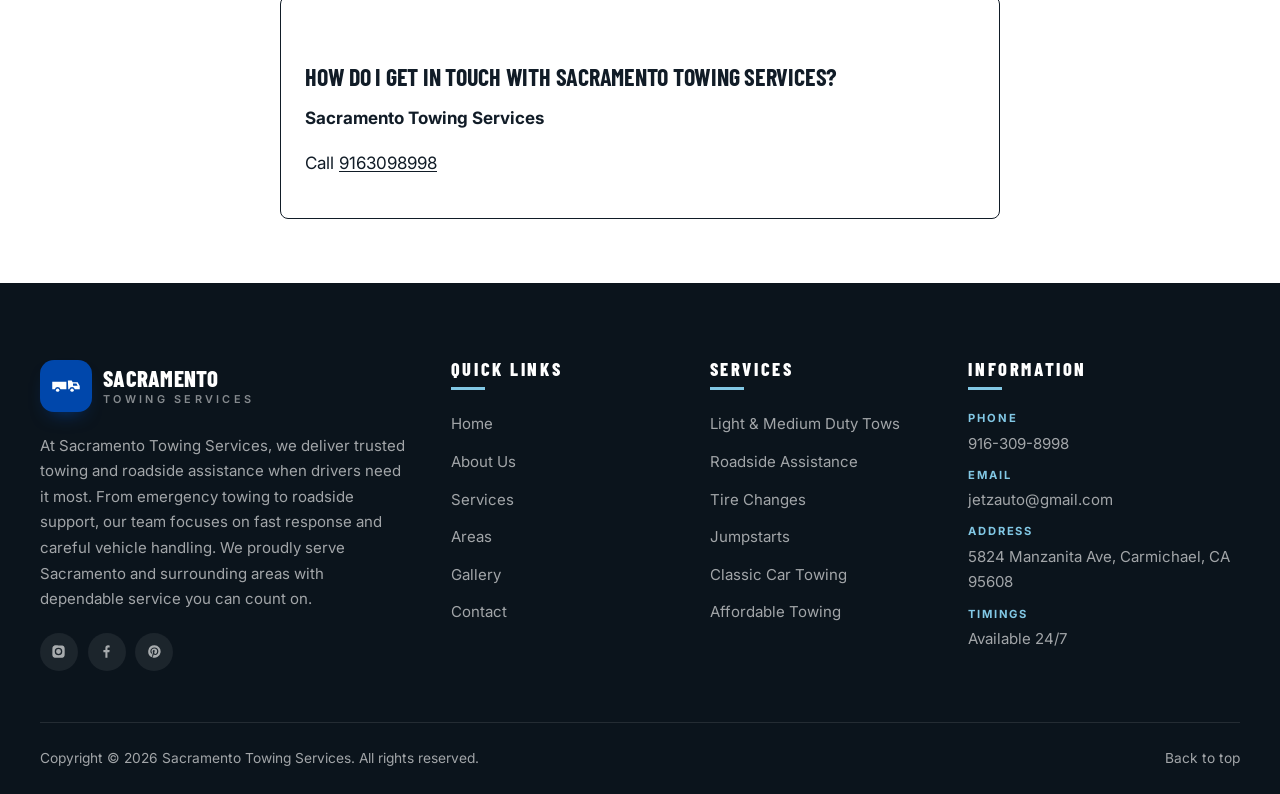
<file: blog/towing-vs-roadside-assistance/index.html>
<!doctype html>
<html lang="en">
<head>
<meta charset="utf-8">
<meta name="viewport" content="width=device-width, initial-scale=1">
<meta name="theme-color" content="#0047ab">
<link rel="icon" href="/favicon.svg" type="image/svg+xml">
<link rel="apple-touch-icon" href="/favicon.svg">
<link rel="preconnect" href="https://fonts.googleapis.com/">
<link rel="preconnect" href="https://fonts.gstatic.com/" crossorigin>
<link rel="stylesheet" href="https://fonts.googleapis.com/css2?family=Barlow+Condensed:wght@600;700;800&amp;family=Inter:wght@400;500;600;700&amp;display=swap">
<link rel="stylesheet" href="/styles.css">
<script src="/script.js"></script>
<title>Towing vs roadside assistance: which do you need? | Sacramento Towing Services</title>
<meta name="description" content="Roadside assistance covers lockouts, fuel delivery, tire support and jumpstarts, while emergency towing is for when your vehicle cannot continue safely.">
<link rel="canonical" href="https://www.sacramentotowingservices.com/blog/towing-vs-roadside-assistance/">
<meta property="og:type" content="article">
<meta property="og:title" content="Towing vs roadside assistance: which do you need? | Sacramento Towing Services">
<meta property="og:description" content="Roadside assistance covers lockouts, fuel delivery, tire support and jumpstarts, while emergency towing is for when your vehicle cannot continue safely.">
<meta property="og:url" content="https://www.sacramentotowingservices.com/blog/towing-vs-roadside-assistance/">
<meta name="lv-blog-draft" content="2a071ecc45b76db7d93b0c5773fa3895">
<style>.lv-blog{box-sizing:border-box;max-width:760px;margin:0 auto;padding:clamp(96px,12vw,140px) 20px 64px;line-height:1.7;font-size:1.0625rem}.lv-blog h1{font-size:clamp(1.9rem,4vw,2.6rem);line-height:1.2;font-weight:700;margin:0 0 16px}.lv-blog h2{font-size:1.5rem;line-height:1.3;font-weight:700;margin:40px 0 12px}.lv-blog h3{font-size:1.15rem;line-height:1.4;font-weight:600;margin:24px 0 8px}.lv-blog p{margin:0 0 16px}.lv-blog ul{list-style:disc;padding-left:1.4em;margin:0 0 16px}.lv-blog li{margin:0 0 8px}.lv-blog a{color:inherit;text-decoration:underline;text-underline-offset:2px}.lv-blog__answer{font-size:1.15em}.lv-blog__meta,.lv-blog__crumbs{opacity:.75;font-size:.9em}.lv-blog__cta{margin-top:40px;padding:24px;border:1px solid currentColor;border-radius:8px}.lv-blog .lv-blog__list{list-style:none;padding:0}.lv-blog__list li{margin:0 0 28px}</style>
<script type="application/ld+json">{"@context":"https://schema.org","@graph":[{"@type":"BlogPosting","headline":"Towing vs roadside assistance: which do you need?","description":"Roadside assistance covers lockouts, fuel delivery, tire support and jumpstarts, while emergency towing is for when your vehicle cannot continue safely.","url":"https://www.sacramentotowingservices.com/blog/towing-vs-roadside-assistance/","mainEntityOfPage":"https://www.sacramentotowingservices.com/blog/towing-vs-roadside-assistance/","datePublished":"2026-10-19","dateModified":"2026-10-19","author":{"@type":"LocalBusiness","@id":"https://www.sacramentotowingservices.com/#business","name":"Sacramento Towing Services","url":"https://www.sacramentotowingservices.com/","telephone":"9163098998","areaServed":["Sacramento","Fair Oaks","Citrus Heights","Arden-Arcade","North Highlands","Rancho Cordova","Roseville","Rocklin","Folsom","El Dorado Hills","West Sacramento","South Sacramento","Elk Grove","Antelope","Elverta","Mather","Orangevale","Carmichael"]},"publisher":{"@id":"https://www.sacramentotowingservices.com/#business"}},{"@type":"BreadcrumbList","itemListElement":[{"@type":"ListItem","position":1,"name":"Sacramento Towing Services","item":"https://www.sacramentotowingservices.com/"},{"@type":"ListItem","position":2,"name":"Blog","item":"https://www.sacramentotowingservices.com/blog/"},{"@type":"ListItem","position":3,"name":"Towing vs roadside assistance: which do you need?","item":"https://www.sacramentotowingservices.com/blog/towing-vs-roadside-assistance/"}]},{"@type":"FAQPage","mainEntity":[{"@type":"Question","name":"How do I get the right truck and tools to my location?","acceptedAnswer":{"@type":"Answer","text":"Six core services, one phone number. Whatever stopped your vehicle, the right truck and the right tools are brought to your location."}}]}]}</script>
</head>
<body>
<header class="header" id="header">
  <div class="wrap header__inner">
    <a class="brand" href="/#top" aria-label="Sacramento Towing Services home">
      <span class="brand__mark" aria-hidden="true">
        <svg viewbox="0 0 48 32"><path d="M2 21h4.2a4.6 4.6 0 0 1 8.9 0h9.5V9H2zm25.6 0h1.6a4.6 4.6 0 0 1 8.9 0H46v-5l-3.4-6h-7.9l-1.6-3H27zm7.6-9h5.5l1.9 3.4h-7.4z"/><circle cx="10.6" cy="22.6" r="2.7"/><circle cx="33.7" cy="22.6" r="2.7"/></svg>
      </span>
      <span class="brand__text">
        <strong>Sacramento</strong>
        <span>Towing Services</span>
      </span>
    </a>

    <nav class="nav" id="nav" aria-label="Main navigation">
      <ul>
        <li><a href="/#top" class="is-active">Home</a></li>
        <li><a href="/#about">About</a></li>
        <li><a href="/#services">Services</a></li>
        <li><a href="/#why">Why Us</a></li>
        <li><a href="/#areas">Areas</a></li>
        <li><a href="/#faq">FAQ</a></li>
        <li><a href="/#gallery">Gallery</a></li>
        <li><a href="/#contact">Contact</a></li>
      </ul>
    </nav>

    <a class="btn btn--primary header__cta" href="tel:9163098998">
      <svg viewbox="0 0 24 24" aria-hidden="true"><path d="M6.6 10.8a15.1 15.1 0 0 0 6.6 6.6l2.2-2.2a1 1 0 0 1 1-.25 11.4 11.4 0 0 0 3.6.57 1 1 0 0 1 1 1V20a1 1 0 0 1-1 1A17 17 0 0 1 3 4a1 1 0 0 1 1-1h3.5a1 1 0 0 1 1 1 11.4 11.4 0 0 0 .57 3.6 1 1 0 0 1-.25 1z"/></svg>
      <span>Call 916-309-8998</span>
    </a>

    <button class="burger" id="burger" aria-label="Open menu" aria-expanded="false" aria-controls="nav">
      <span></span><span></span><span></span>
    </button>
  </div>
</header>
<main id="main" class="lv-blog"><article>
<nav class="lv-blog__crumbs" aria-label="Breadcrumb"><a href="/">Sacramento Towing Services</a> › <a href="/blog/">Blog</a></nav>
<h1>Towing vs roadside assistance: which do you need?</h1>
<p class="lv-blog__answer">Roadside assistance handles problems like lockouts, fuel delivery, tire support and jumpstarts, while towing is for when your vehicle cannot continue safely.</p>
<p class="lv-blog__meta">By Sacramento Towing Services · Updated <time datetime="2026-10-19">October 19, 2026</time></p>
<h2>What is the difference between towing and roadside assistance?</h2>
<p>Not every roadside problem requires a full tow. Roadside services include lockout assistance, fuel delivery, tire support, and emergency towing when your vehicle cannot continue safely.</p>
<p>When a tow is needed, safe towing is provided for cars, SUVs, pickup trucks, and light commercial vehicles. The tow trucks are equipped with secure systems that protect your vehicle during transportation.</p>
<h2>Can roadside assistance handle a flat tire?</h2>
<p>Flat tires can happen suddenly and leave drivers stranded. Technicians arrive with the tools needed to replace your tire quickly so you can safely continue your trip.</p>
<h2>Will a drained battery always mean I need a tow?</h2>
<p>A drained battery can prevent your vehicle from starting when you need it most. Jumpstart service restores power and helps get your engine running again without unnecessary delays.</p>
<h2>When do I need a tow instead of roadside assistance?</h2>
<p>Emergency towing is for when your vehicle cannot continue safely. Safe towing is provided for cars, SUVs, pickup trucks, and light commercial vehicles, and the tow trucks are equipped with secure systems that protect your vehicle during transportation.</p>
<section class="lv-blog__faq"><h2>What do customers often ask?</h2>
<h3>How do I get the right truck and tools to my location?</h3>
<p>Six core services, one phone number. Whatever stopped your vehicle, the right truck and the right tools are brought to your location.</p>
</section>
<h2>Where can I learn more?</h2><ul>
<li><a href="/#services">Our services</a></li>
<li><a href="/#contact">Contact us</a></li>
</ul>
<section class="lv-blog__cta"><h2>How do I get in touch with Sacramento Towing Services?</h2><p><strong>Sacramento Towing Services</strong></p><p>Call <a href="tel:9163098998">9163098998</a></p></section>
</article></main>
<footer class="footer">
  <div class="wrap footer__grid">
    <div class="footer__col footer__col--brand">
      <a class="brand brand--footer" href="/#top" aria-label="Sacramento Towing Services home">
        <span class="brand__mark" aria-hidden="true">
          <svg viewbox="0 0 48 32"><path d="M2 21h4.2a4.6 4.6 0 0 1 8.9 0h9.5V9H2zm25.6 0h1.6a4.6 4.6 0 0 1 8.9 0H46v-5l-3.4-6h-7.9l-1.6-3H27zm7.6-9h5.5l1.9 3.4h-7.4z"/><circle cx="10.6" cy="22.6" r="2.7"/><circle cx="33.7" cy="22.6" r="2.7"/></svg>
        </span>
        <span class="brand__text"><strong>Sacramento</strong><span>Towing Services</span></span>
      </a>
      <p>At Sacramento Towing Services, we deliver trusted towing and roadside assistance when drivers need it
        most. From emergency towing to roadside support, our team focuses on fast response and careful vehicle
        handling. We proudly serve Sacramento and surrounding areas with dependable service you can count on.</p>
      <div class="footer__social">
        <a href="https://www.instagram.com/jetztow" target="_blank" rel="noopener" aria-label="Instagram">
          <svg viewbox="0 0 24 24" aria-hidden="true"><path d="M12 2.2c3.2 0 3.6 0 4.9.07 1.2.06 1.8.25 2.2.42.6.22 1 .48 1.4.9s.68.8.9 1.4c.17.4.36 1 .42 2.2.06 1.3.07 1.7.07 4.9s0 3.6-.07 4.9c-.06 1.2-.25 1.8-.42 2.2a3.9 3.9 0 0 1-.9 1.4c-.4.4-.8.68-1.4.9-.4.17-1 .36-2.2.42-1.3.06-1.7.07-4.9.07s-3.6 0-4.9-.07c-1.2-.06-1.8-.25-2.2-.42a3.9 3.9 0 0 1-1.4-.9 3.9 3.9 0 0 1-.9-1.4c-.17-.4-.36-1-.42-2.2C2.2 15.6 2.2 15.2 2.2 12s0-3.6.07-4.9c.06-1.2.25-1.8.42-2.2.22-.6.48-1 .9-1.4s.8-.68 1.4-.9c.4-.17 1-.36 2.2-.42C8.4 2.2 8.8 2.2 12 2.2m0 3.8a6 6 0 1 0 0 12 6 6 0 0 0 0-12m0 9.9a3.9 3.9 0 1 1 0-7.8 3.9 3.9 0 0 1 0 7.8m7.6-10.1a1.4 1.4 0 1 1-2.8 0 1.4 1.4 0 0 1 2.8 0"/></svg>
        </a>
        <a href="https://www.facebook.com/TowKingLLC" target="_blank" rel="noopener" aria-label="Facebook">
          <svg viewbox="0 0 24 24" aria-hidden="true"><path d="M13.5 22v-9h3l.5-3.5h-3.5V7.3c0-1 .3-1.7 1.7-1.7H17V2.4A22 22 0 0 0 14.4 2C11.9 2 10.2 3.6 10.2 6.5v3H7V13h3.2v9z"/></svg>
        </a>
        <a href="https://www.pinterest.com/jetzauto/" target="_blank" rel="noopener" aria-label="Pinterest">
          <svg viewbox="0 0 24 24" aria-hidden="true"><path d="M12 2a10 10 0 0 0-3.7 19.3c-.09-.8-.17-2 .03-2.9l1.2-5s-.3-.6-.3-1.5c0-1.4.8-2.5 1.8-2.5.9 0 1.3.65 1.3 1.4 0 .87-.55 2.16-.84 3.36-.24 1 .5 1.83 1.5 1.83 1.8 0 3.2-1.9 3.2-4.7 0-2.4-1.8-4.1-4.3-4.1a4.5 4.5 0 0 0-4.7 4.5c0 .9.34 1.85.77 2.37.08.1.09.19.07.3l-.28 1.13c-.04.18-.15.22-.34.13-1.25-.58-2.03-2.4-2.03-3.87 0-3.15 2.29-6.04 6.6-6.04 3.46 0 6.16 2.47 6.16 5.77 0 3.44-2.17 6.22-5.19 6.22-1 0-1.96-.53-2.29-1.15l-.62 2.38c-.22.87-.83 1.96-1.24 2.62A10 10 0 1 0 12 2"/></svg>
        </a>
      </div>
    </div>

    <div class="footer__col">
      <h4>Quick Links</h4>
      <ul>
        <li><a href="/#top">Home</a></li>
        <li><a href="/#about">About Us</a></li>
        <li><a href="/#services">Services</a></li>
        <li><a href="/#areas">Areas</a></li>
        <li><a href="/#gallery">Gallery</a></li>
        <li><a href="/#contact">Contact</a></li>
      </ul>
    </div>

    <div class="footer__col">
      <h4>Services</h4>
      <ul>
        <li><a href="/#services">Light &amp; Medium Duty Tows</a></li>
        <li><a href="/#services">Roadside Assistance</a></li>
        <li><a href="/#services">Tire Changes</a></li>
        <li><a href="/#services">Jumpstarts</a></li>
        <li><a href="/#services">Classic Car Towing</a></li>
        <li><a href="/#services">Affordable Towing</a></li>
      </ul>
    </div>

    <div class="footer__col">
      <h4>Information</h4>
      <ul class="footer__info">
        <li><span>Phone</span><a href="tel:9163098998">916-309-8998</a></li>
        <li><span>Email</span><a href="mailto:jetzauto@gmail.com">jetzauto@gmail.com</a></li>
        <li><span>Address</span><a href="https://maps.google.com/?q=5824+Manzanita+Ave,+Carmichael,+CA+95608" target="_blank" rel="noopener">5824 Manzanita Ave, Carmichael, CA 95608</a></li>
        <li><span>Timings</span><a href="tel:9163098998">Available 24/7</a></li>
      </ul>
    </div>
  </div>

  <div class="wrap footer__bar">
    <p>Copyright © <span id="year">2026</span> Sacramento Towing Services. All rights reserved.</p>
    <p><a href="/#top">Back to top</a></p>
  </div>
</footer>
</body>
</html>
</file>
<file: styles.css>
/* =====================================================
   Sacramento Towing Services — stylesheet
   Palette: "Cobalt Sky" — cobalt #0047AB, navy #000080,
   sky #82C8E5, slate #6D8196 — on neutral white/graphite.
   Blue is used as an accent; surfaces stay neutral.
   ===================================================== */

:root{
  /* neutral graphite surfaces (keeps the page from reading all-blue) */
  --ink:#111c27;
  --ink-2:#1b2836;
  --ink-3:#26364a;
  --slate:#6d8196;
  --line:#e2e6ea;
  --paper:#ffffff;
  --tint:#f5f7f8;
  /* Cobalt Sky accents */
  --blue:#0047ab;
  --blue-d:#000080;
  --blue-l:#82c8e5;
  --blue-soft:rgba(0,71,171,.12);

  --wrap:1200px;
  --r-sm:8px;
  --r:16px;
  --r-lg:26px;

  --shadow:0 18px 40px -22px rgba(13,17,23,.45);
  --shadow-lg:0 36px 70px -30px rgba(13,17,23,.5);

  --font:"Inter",system-ui,-apple-system,"Segoe UI",Roboto,Helvetica,Arial,sans-serif;
  --display:"Barlow Condensed","Inter",system-ui,sans-serif;
}

*,*::before,*::after{box-sizing:border-box}
html{scroll-behavior:smooth;scroll-padding-top:96px;-webkit-text-size-adjust:100%}
body{
  margin:0;
  font-family:var(--font);
  color:var(--ink);
  background:var(--paper);
  font-size:16.5px;
  line-height:1.7;
  overflow-x:hidden;
}
img{max-width:100%;display:block}
a{color:inherit;text-decoration:none}
ul{margin:0;padding:0;list-style:none}
button{font:inherit;color:inherit}
svg{width:1em;height:1em;fill:currentColor}

.wrap{width:min(100% - 2.5rem,var(--wrap));margin-inline:auto}

.skip-link{
  position:absolute;left:-9999px;top:0;z-index:200;
  background:var(--blue);color:#fff;padding:.7rem 1.2rem;font-weight:700;border-radius:0 0 var(--r-sm) 0;
}
.skip-link:focus{left:0}

:focus-visible{outline:3px solid var(--blue);outline-offset:3px;border-radius:4px}

/* ---------- Typography ---------- */
h1,h2,h3,h4{
  font-family:var(--display);
  font-weight:800;
  line-height:1.03;
  letter-spacing:-.01em;
  margin:0 0 .55em;
  text-transform:uppercase;
}
h1{font-size:clamp(2.9rem,7.4vw,5.4rem)}
h2{font-size:clamp(2.1rem,4.3vw,3.35rem)}
h3{font-size:clamp(1.25rem,2vw,1.6rem)}
h4{font-size:1.05rem;letter-spacing:.06em}
p{margin:0 0 1.05rem}

.eyebrow{
  font-family:var(--display);
  font-size:.98rem;
  font-weight:700;
  letter-spacing:.28em;
  text-transform:uppercase;
  color:var(--blue-d);
  margin:0 0 .85rem;
  display:inline-flex;align-items:center;gap:.6rem;
}
.eyebrow::before{
  content:"";width:34px;height:3px;background:var(--blue);display:inline-block;
}
.eyebrow--light{color:var(--blue-l)}

.hl{
  color:var(--blue-l);
  position:relative;
}

/* ---------- Buttons ---------- */
.btn{
  --bg:var(--blue);--fg:#fff;
  display:inline-flex;align-items:center;justify-content:center;gap:.6rem;
  background:var(--bg);color:var(--fg);
  font-weight:700;font-size:.95rem;letter-spacing:.04em;text-transform:uppercase;
  padding:.95rem 1.7rem;border:2px solid var(--bg);border-radius:999px;cursor:pointer;
  transition:transform .18s ease,box-shadow .18s ease,background .18s ease,color .18s ease,border-color .18s ease;
  white-space:nowrap;
}
.btn svg{width:1.05em;height:1.05em}
.btn:hover{transform:translateY(-2px);box-shadow:0 14px 26px -12px rgba(0,71,171,.75)}
.btn--lg{padding:1.15rem 2.2rem;font-size:1rem}
.btn--ghost{--bg:transparent;--fg:#fff;border-color:rgba(255,255,255,.5)}
.btn--ghost:hover{background:#fff;color:var(--ink);border-color:#fff;box-shadow:0 14px 26px -14px rgba(0,0,0,.6)}
.btn--dark{--bg:var(--ink);--fg:#fff}
.btn--dark:hover{box-shadow:0 14px 26px -14px rgba(13,17,23,.8)}

.link{
  display:inline-flex;align-items:center;gap:.45rem;
  font-weight:700;font-size:.86rem;letter-spacing:.09em;text-transform:uppercase;
  color:var(--blue-d);
}
.link svg{width:1.05em;height:1.05em;transition:transform .2s ease}
.link:hover svg{transform:translateX(5px)}

/* ---------- Top bar ---------- */
.topbar{background:var(--ink);color:rgba(255,255,255,.78);font-size:.82rem}
.topbar__inner{display:flex;align-items:center;justify-content:space-between;gap:1.4rem;min-height:44px;flex-wrap:wrap;padding-block:.35rem}
.topbar__list{display:flex;flex-wrap:wrap;align-items:center;gap:.4rem 1.5rem}
.topbar__list li{display:inline-flex;align-items:center;gap:.45rem}
.topbar__list svg{color:var(--blue-l);width:.95em;height:.95em;flex:none}
.topbar a:hover{color:var(--blue-l)}
.topbar__social{display:flex;gap:.5rem}
.topbar__social a{
  width:28px;height:28px;display:grid;place-items:center;border-radius:50%;
  background:rgba(255,255,255,.09);transition:background .2s,color .2s,transform .2s;
}
.topbar__social a svg{width:.85em;height:.85em}
.topbar__social a:hover{background:var(--blue);color:#fff;transform:translateY(-2px)}

/* ---------- Header ---------- */
.header{
  position:sticky;top:0;z-index:90;
  background:rgba(255,255,255,.92);
  backdrop-filter:blur(14px);
  border-bottom:1px solid var(--line);
  transition:box-shadow .25s ease,background .25s ease;
}
.header.is-stuck{box-shadow:0 12px 30px -22px rgba(13,17,23,.6)}
.header__inner{display:flex;align-items:center;gap:1.5rem;min-height:76px}

.brand{display:inline-flex;align-items:center;gap:.7rem;margin-right:auto}
.brand__mark{
  width:52px;height:52px;flex:none;display:grid;place-items:center;
  background:var(--blue);color:#fff;border-radius:14px;
  box-shadow:0 10px 20px -12px rgba(0,71,171,.9);
}
.brand__mark svg{width:30px;height:30px}
.brand__text{display:flex;flex-direction:column;line-height:1}
.brand__text strong{
  font-family:var(--display);font-size:1.42rem;font-weight:800;letter-spacing:.01em;text-transform:uppercase;
}
.brand__text span{
  font-size:.68rem;font-weight:600;letter-spacing:.3em;text-transform:uppercase;color:var(--slate);margin-top:.28rem;
}

.nav ul{display:flex;align-items:center;gap:.25rem}
.nav a{
  display:block;padding:.55rem .85rem;border-radius:999px;
  font-size:.85rem;font-weight:600;letter-spacing:.05em;text-transform:uppercase;color:var(--ink-3);
  transition:color .18s,background .18s;
}
.nav a:hover{color:var(--ink);background:var(--tint)}
.nav a.is-active{color:var(--blue-d);background:var(--blue-soft)}

.header__cta{padding:.8rem 1.4rem;font-size:.83rem}

.burger{
  display:none;width:46px;height:46px;border:1px solid var(--line);border-radius:12px;
  background:var(--paper);cursor:pointer;padding:0;place-items:center;
}
.burger span{display:block;width:20px;height:2px;background:var(--ink);margin:2.5px auto;transition:.25s}
.burger[aria-expanded="true"] span:nth-child(1){transform:translateY(5px) rotate(45deg)}
.burger[aria-expanded="true"] span:nth-child(2){opacity:0}
.burger[aria-expanded="true"] span:nth-child(3){transform:translateY(-5px) rotate(-45deg)}

/* ---------- Hero ---------- */
.hero{position:relative;isolation:isolate;color:#fff;overflow:hidden}
.hero__media{position:absolute;inset:0;z-index:-2}
.hero__media img{width:100%;height:100%;object-fit:cover;object-position:center 55%}
.hero::after{
  content:"";position:absolute;inset:0;z-index:-1;
  background:
    radial-gradient(110% 80% at 12% 100%,rgba(0,71,171,.22),transparent 60%),
    linear-gradient(100deg,rgba(17,28,39,.96) 0%,rgba(17,28,39,.86) 42%,rgba(17,28,39,.42) 75%,rgba(17,28,39,.55) 100%);
}
.hero__inner{padding:clamp(4.5rem,10vw,8.5rem) 0 clamp(4rem,8vw,6.5rem);max-width:none}
.hero h1{max-width:15ch;margin-bottom:1.4rem;text-shadow:0 4px 30px rgba(0,0,0,.35)}
.hero__lede{max-width:62ch;font-size:clamp(1.02rem,1.5vw,1.14rem);color:rgba(255,255,255,.85);margin-bottom:2.1rem}
.hero__actions{display:flex;flex-wrap:wrap;gap:.9rem;margin-bottom:2.6rem}
.hero__chips{display:flex;flex-wrap:wrap;gap:.6rem}
.hero__chips li{
  border:1px solid rgba(255,255,255,.28);border-radius:999px;
  padding:.42rem 1rem;font-size:.79rem;font-weight:600;letter-spacing:.08em;text-transform:uppercase;
  background:rgba(255,255,255,.07);backdrop-filter:blur(4px);
}

.pulse{width:9px;height:9px;border-radius:50%;background:var(--blue-l);box-shadow:0 0 0 0 rgba(0,71,171,.7);animation:pulse 2s infinite}
@keyframes pulse{70%{box-shadow:0 0 0 12px rgba(0,71,171,0)}100%{box-shadow:0 0 0 0 rgba(0,71,171,0)}}

/* ---------- Strip ---------- */
.strip{background:var(--tint);color:var(--ink);border-bottom:1px solid var(--line)}
.strip__grid{display:grid;grid-template-columns:repeat(4,1fr);gap:1px;background:var(--line)}
.strip__item{background:var(--tint);padding:1.9rem 1.4rem;display:flex;flex-direction:column;gap:.2rem}
.strip__num{font-family:var(--display);font-size:clamp(2.2rem,4vw,3rem);font-weight:800;line-height:1;color:var(--blue)}
.strip__lbl{font-size:.85rem;font-weight:600;line-height:1.4;max-width:24ch;color:var(--slate)}

/* ---------- Sections ---------- */
.section{padding:clamp(4.5rem,8vw,7.5rem) 0}
.section--tint{background:var(--tint)}
.section--dark{background:var(--ink);color:rgba(255,255,255,.78)}
.section--dark h2,.section--dark h3{color:#fff}

.sechead{max-width:62ch;margin-bottom:3.2rem}
.sechead--center{margin-inline:auto;text-align:center}
.sechead--center .eyebrow{justify-content:center}
.sechead__sub{color:var(--slate);font-size:1.03rem}
.section--dark .sechead__sub{color:rgba(255,255,255,.7)}

/* ---------- About ---------- */
.about{display:grid;grid-template-columns:.95fr 1.05fr;gap:clamp(2.2rem,5vw,4.5rem);align-items:center}
.about__media{position:relative}
.about__media img{
  width:100%;aspect-ratio:4/4.4;object-fit:cover;
  border-radius:var(--r-lg);box-shadow:var(--shadow-lg);
}
.about__media::before{
  content:"";position:absolute;inset:auto -22px -22px auto;width:62%;height:62%;
  border:3px solid var(--blue);border-radius:var(--r-lg);z-index:-1;
}
.about__badge{
  position:absolute;left:-14px;bottom:34px;
  background:var(--blue);color:#fff;
  padding:1.05rem 1.35rem;border-radius:var(--r);box-shadow:var(--shadow);
  display:flex;flex-direction:column;line-height:1.15;
}
.about__badge strong{font-family:var(--display);font-size:1.4rem;text-transform:uppercase;letter-spacing:.01em}
.about__badge span{font-size:.72rem;font-weight:600;letter-spacing:.12em;text-transform:uppercase;margin-top:.35rem}
.about__body p{color:var(--slate)}

.ticks{display:grid;gap:.65rem;margin:1.8rem 0 2.2rem}
.ticks li{position:relative;padding-left:2.2rem;font-weight:500}
.ticks li::before{
  content:"";position:absolute;left:0;top:.28rem;width:20px;height:20px;border-radius:50%;
  background:var(--blue);
  -webkit-mask:url("data:image/svg+xml;utf8,<svg xmlns='http://www.w3.org/2000/svg' viewBox='0 0 24 24'><circle cx='12' cy='12' r='11'/></svg>") center/contain no-repeat;
          mask:url("data:image/svg+xml;utf8,<svg xmlns='http://www.w3.org/2000/svg' viewBox='0 0 24 24'><circle cx='12' cy='12' r='11'/></svg>") center/contain no-repeat;
}
.ticks li::after{
  content:"";position:absolute;left:5px;top:.62rem;width:10px;height:5px;
  border-left:2.4px solid #fff;border-bottom:2.4px solid #fff;transform:rotate(-45deg);
}
.section--dark .ticks li::after{border-color:#fff}

/* ---------- Values ---------- */
.values{display:grid;grid-template-columns:repeat(3,1fr);gap:1.5rem}
.value{
  background:var(--paper);border:1px solid var(--line);border-radius:var(--r-lg);
  padding:2.4rem 2rem;position:relative;overflow:hidden;
  transition:transform .25s ease,box-shadow .25s ease,border-color .25s ease;
}
.value::before{
  content:"";position:absolute;left:0;top:0;height:4px;width:0;background:var(--blue);transition:width .35s ease;
}
.value:hover{transform:translateY(-6px);box-shadow:var(--shadow);border-color:transparent}
.value:hover::before{width:100%}
.value__num{
  font-family:var(--display);font-size:2.9rem;font-weight:800;line-height:1;
  color:var(--blue);display:block;margin-bottom:.7rem;
}
.value p{color:var(--slate);margin:0}

/* ---------- Services ---------- */
.services{display:grid;grid-template-columns:repeat(2,1fr);gap:1.6rem}
.svc{
  background:var(--ink-2);border:1px solid rgba(255,255,255,.08);border-radius:var(--r-lg);
  overflow:hidden;display:flex;flex-direction:column;
  transition:transform .28s ease,border-color .28s ease,background .28s ease;
}
.svc:hover{transform:translateY(-7px);border-color:rgba(0,71,171,.55);background:var(--ink-3)}
.svc__media{position:relative;overflow:hidden;aspect-ratio:16/9}
.svc__media img{width:100%;height:100%;object-fit:cover;transition:transform .6s cubic-bezier(.2,.8,.2,1);filter:saturate(.92) contrast(1.03)}
.svc:hover .svc__media img{transform:scale(1.07)}
.svc__media::after{
  content:"";position:absolute;inset:0;
  background:linear-gradient(to top,rgba(27,40,54,.95),rgba(27,40,54,.05) 60%);
}
.svc__body{padding:1.7rem 1.8rem 2rem;display:flex;flex-direction:column;flex:1}
.svc__body h3{margin-bottom:.7rem}
.svc__body p{color:rgba(255,255,255,.68);flex:1}
.svc__body .link{color:var(--blue-l);margin-top:.5rem}
.services__cta{text-align:center;margin-top:3rem}

/* ---------- Why ---------- */
.why{display:grid;grid-template-columns:1.05fr .95fr;gap:clamp(2.2rem,5vw,4.5rem);align-items:center}
.why__body p{color:var(--slate)}
.why__media img{
  width:100%;aspect-ratio:4/3.4;object-fit:cover;
  border-radius:var(--r-lg);box-shadow:var(--shadow-lg);
}
.features{display:grid;grid-template-columns:repeat(3,1fr);gap:1.5rem;margin-top:clamp(3rem,6vw,5rem)}
.feat{
  background:var(--tint);border-radius:var(--r-lg);padding:2.2rem 1.9rem;
  border:1px solid transparent;transition:border-color .25s,transform .25s,background .25s;
}
.feat:hover{border-color:var(--blue);background:var(--paper);transform:translateY(-5px)}
.feat__icon{
  width:58px;height:58px;display:grid;place-items:center;border-radius:16px;
  background:var(--ink);color:var(--blue-l);margin-bottom:1.2rem;
}
.feat__icon svg{width:28px;height:28px}
.feat p{color:var(--slate);margin:0}

/* ---------- Hook CTA band ("Need a tow?.....call Joe!") ---------- */
.joecta{
  background:linear-gradient(105deg,var(--blue-d) 0%,var(--blue) 58%,#0d5fd1 100%);
  color:#fff;position:relative;overflow:hidden;
}
.joecta::after{
  content:"";position:absolute;right:-70px;bottom:-140px;width:340px;height:340px;
  border:3px solid rgba(255,255,255,.14);border-radius:50%;pointer-events:none;
}
.joecta__inner{
  display:flex;align-items:center;justify-content:space-between;
  gap:clamp(1.6rem,4vw,3.5rem);flex-wrap:wrap;position:relative;z-index:1;
}
.joecta .eyebrow--light{color:#fff}
.joecta .eyebrow::before{background:#fff}
.joecta__hook{color:#fff;margin-bottom:.65rem}
.joecta__dots{letter-spacing:.08em;opacity:.6;padding:0 .12em}
.joecta__hook .hl{color:var(--blue-l)}
.joecta__sub{color:rgba(255,255,255,.82);margin:0;max-width:48ch}
.joecta__actions{display:flex;flex-wrap:wrap;gap:.9rem}
.joecta__actions .btn--primary{--bg:#fff;--fg:var(--blue-d)}
.joecta__actions .btn--primary:hover{box-shadow:0 14px 26px -12px rgba(0,0,0,.55)}

/* ---------- Areas ---------- */
.areas{display:grid;grid-template-columns:.9fr 1.1fr;gap:clamp(2.2rem,5vw,4rem);align-items:start}
.areas__intro p{color:var(--slate)}
.areas__photo{margin-top:2.2rem}
.areas__photo img{width:100%;aspect-ratio:16/10;object-fit:cover;border-radius:var(--r-lg);box-shadow:var(--shadow)}
.areas__list{display:grid;grid-template-columns:repeat(3,1fr);gap:.8rem}
.areas__list li{
  background:var(--paper);border:1px solid var(--line);border-radius:14px;
  padding:1.05rem 1rem;font-weight:600;font-size:.92rem;text-align:center;
  position:relative;transition:.22s ease;
}
.areas__list li:hover{background:var(--ink);color:#fff;border-color:var(--ink);transform:translateY(-3px)}
.areas__list li::after{
  content:"";display:block;width:22px;height:2px;background:var(--blue);margin:.55rem auto 0;
  transition:width .22s ease;
}
.areas__list li:hover::after{width:40px}

/* ---------- FAQ ---------- */
.faq{display:grid;grid-template-columns:.85fr 1.15fr;gap:clamp(2.2rem,5vw,4.5rem);align-items:center}
.faq__media img{width:100%;aspect-ratio:4/4.6;object-fit:cover;border-radius:var(--r-lg);box-shadow:var(--shadow-lg)}
.faq__lede{color:var(--slate);margin-bottom:2rem}

.acc{display:grid;gap:.85rem}
.acc__item{border:1px solid var(--line);border-radius:var(--r);background:var(--paper);overflow:hidden;transition:border-color .22s,box-shadow .22s}
.acc__item.is-open{border-color:var(--blue);box-shadow:var(--shadow)}
.acc__q{
  width:100%;display:flex;align-items:center;justify-content:space-between;gap:1.2rem;
  background:none;border:0;cursor:pointer;text-align:left;
  padding:1.25rem 1.4rem;font-family:var(--display);font-size:1.18rem;font-weight:700;
  text-transform:uppercase;letter-spacing:.005em;line-height:1.2;
}
.acc__q svg{
  flex:none;width:24px;height:24px;padding:3px;border-radius:50%;
  background:var(--tint);color:var(--ink);transition:transform .3s ease,background .25s,color .25s;
}
.acc__item.is-open .acc__q svg{transform:rotate(135deg);background:var(--blue);color:#fff}
.acc__a{max-height:0;overflow:hidden;transition:max-height .35s ease}
.acc__a p{margin:0;padding:0 1.4rem 1.4rem;color:var(--slate)}

/* ---------- Gallery ---------- */
.gallery{
  column-count:4;column-gap:.85rem;
}
.shot{
  display:block;width:100%;margin:0 0 .85rem;break-inside:avoid;-webkit-column-break-inside:avoid;
  padding:0;border:0;background:var(--ink);cursor:pointer;overflow:hidden;
  border-radius:14px;position:relative;line-height:0;
}
.shot img{
  display:block;width:100%;height:auto;object-fit:contain;
  transition:transform .55s cubic-bezier(.2,.8,.2,1),opacity .3s;
}
.shot::after{
  content:"";position:absolute;inset:0;background:rgba(13,17,23,.35);opacity:0;transition:opacity .3s;
}
.shot:hover img{transform:scale(1.09)}
.shot:hover::after{opacity:1}

/* ---------- Contact ---------- */
.contact{display:grid;grid-template-columns:1fr 1fr;gap:clamp(2.2rem,5vw,4.5rem);align-items:center}
.contact__intro p{color:rgba(255,255,255,.72);max-width:48ch;margin-bottom:2rem}
.contact__cards{display:grid;grid-template-columns:repeat(2,1fr);gap:1rem}
.ccard{
  background:rgba(255,255,255,.05);border:1px solid rgba(255,255,255,.12);
  border-radius:var(--r);padding:1.6rem 1.5rem;display:flex;flex-direction:column;gap:.3rem;
  transition:background .22s,border-color .22s,transform .22s;
}
.ccard:not(.ccard--static):hover{background:rgba(0,71,171,.1);border-color:var(--blue);transform:translateY(-4px)}
.ccard__icon{
  width:42px;height:42px;display:grid;place-items:center;border-radius:12px;
  background:var(--blue);color:#fff;margin-bottom:.7rem;
}
.ccard__icon svg{width:20px;height:20px}
.ccard__k{font-size:.72rem;font-weight:700;letter-spacing:.18em;text-transform:uppercase;color:var(--blue-l)}
.ccard__v{color:#fff;font-weight:600;line-height:1.45;word-break:break-word}

/* ---------- Footer ---------- */
.footer{background:#0b141c;color:rgba(255,255,255,.62);padding-top:clamp(3.5rem,6vw,5rem)}
.footer__grid{display:grid;grid-template-columns:1.7fr 1fr 1fr 1.25fr;gap:2.6rem}
.brand--footer{margin-bottom:1.3rem}
.brand--footer .brand__text strong{color:#fff}
.brand--footer .brand__text span{color:rgba(255,255,255,.5)}
.footer__col p{font-size:.94rem}
.footer h4{
  color:#fff;font-family:var(--display);font-size:1.15rem;letter-spacing:.14em;margin-bottom:1.2rem;
  position:relative;padding-bottom:.7rem;
}
.footer h4::after{content:"";position:absolute;left:0;bottom:0;width:34px;height:3px;background:var(--blue-l)}
.footer__col ul{display:grid;gap:.6rem}
.footer__col a{font-size:.94rem;transition:color .2s,padding-left .2s}
.footer__col ul a:hover{color:var(--blue-l);padding-left:5px}
.footer__info li{display:flex;flex-direction:column;gap:.15rem}
.footer__info span{font-size:.7rem;font-weight:700;letter-spacing:.16em;text-transform:uppercase;color:var(--blue-l)}
.footer__social{display:flex;gap:.6rem;margin-top:1.3rem}
.footer__social a{
  width:38px;height:38px;display:grid;place-items:center;border-radius:50%;
  background:rgba(255,255,255,.07);transition:.22s;
}
.footer__social a:hover{background:var(--blue);color:#fff;transform:translateY(-3px)}
.footer__bar{
  margin-top:3.2rem;padding:1.5rem 0;border-top:1px solid rgba(255,255,255,.1);
  display:flex;justify-content:space-between;gap:1rem;flex-wrap:wrap;font-size:.86rem;
}
.footer__bar p{margin:0}
.footer__bar a:hover{color:var(--blue-l)}

/* ---------- Mobile call bar ---------- */
.callbar{
  display:none;position:fixed;left:0;right:0;bottom:0;z-index:80;
  background:var(--blue);color:#fff;
  align-items:center;justify-content:center;gap:.6rem;
  padding:.95rem;font-weight:800;letter-spacing:.05em;text-transform:uppercase;font-size:.9rem;
  box-shadow:0 -8px 24px -14px rgba(0,0,0,.7);
  padding-bottom:calc(.95rem + env(safe-area-inset-bottom));
}
.callbar svg{width:1.05em;height:1.05em}

/* ---------- Lightbox ---------- */
.lightbox{
  position:fixed;inset:0;z-index:200;background:rgba(6,8,12,.94);
  display:flex;align-items:center;justify-content:center;padding:clamp(1rem,5vw,4rem);
}
.lightbox[hidden]{display:none}
.lightbox img{width:auto;height:auto;max-width:min(1800px,94vw);max-height:90vh;border-radius:12px;object-fit:contain;box-shadow:var(--shadow-lg)}
.lightbox__close,.lightbox__nav{
  position:absolute;background:rgba(255,255,255,.1);color:#fff;border:0;cursor:pointer;
  width:52px;height:52px;border-radius:50%;font-size:2rem;line-height:1;
  display:grid;place-items:center;transition:background .2s,transform .2s;
}
.lightbox__close:hover,.lightbox__nav:hover{background:var(--blue);color:#fff;transform:scale(1.06)}
.lightbox__close{top:1.4rem;right:1.4rem;font-size:1.9rem}
.lightbox__nav--prev{left:1.2rem}
.lightbox__nav--next{right:1.2rem}

/* ---------- Reveal ---------- */
.reveal{opacity:0;transform:translateY(26px);transition:opacity .7s ease,transform .7s cubic-bezier(.2,.8,.2,1)}
.reveal.is-in{opacity:1;transform:none}

/* =====================================================
   Responsive
   ===================================================== */
@media (max-width:1080px){
  .nav a{padding:.5rem .6rem;font-size:.8rem}
  .footer__grid{grid-template-columns:1.5fr 1fr 1fr}
  .footer__col--brand{grid-column:1/-1}
  .gallery{column-count:3}
}

@media (max-width:940px){
  .hide-md{display:none}
  .burger{display:grid}
  .header__cta{display:none}
  .nav{
    position:fixed;inset:76px 0 auto;background:var(--paper);
    border-bottom:1px solid var(--line);box-shadow:var(--shadow);
    max-height:0;overflow:hidden;transition:max-height .35s ease;
  }
  .nav.is-open{max-height:calc(100vh - 76px);overflow:auto}
  .nav ul{flex-direction:column;align-items:stretch;gap:0;padding:.6rem 1.25rem 1.4rem}
  .nav a{padding:.95rem .6rem;border-bottom:1px solid var(--line);border-radius:0;font-size:.92rem}
  .nav li:last-child a{border-bottom:0}

  .about,.why,.faq,.areas,.contact{grid-template-columns:1fr}
  .about__media{order:-1}
  .faq__media{order:-1}
  .about__media img,.faq__media img{aspect-ratio:16/11}
  .values,.features{grid-template-columns:1fr}
  .services{grid-template-columns:1fr}
  .strip__grid{grid-template-columns:repeat(2,1fr)}
  .areas__list{grid-template-columns:repeat(3,1fr)}
  body{padding-bottom:calc(58px + env(safe-area-inset-bottom))}
  .callbar{display:flex}
}

@media (max-width:640px){
  .hide-sm{display:none}

  /* tighter rhythm + type scale so sections don't feel oversized on phones */
  html{scroll-padding-top:78px}
  body{font-size:16px}
  .wrap{width:min(100% - 1.75rem,var(--wrap))}
  .section{padding:3.4rem 0}
  .sechead{margin-bottom:2.1rem}
  h1{font-size:clamp(2.3rem,10vw,3rem)}
  h2{font-size:clamp(1.85rem,7.4vw,2.4rem)}
  h3{font-size:1.22rem}
  .eyebrow{font-size:.82rem;letter-spacing:.2em;margin-bottom:.7rem}
  .eyebrow::before{width:22px}
  .sechead__sub{font-size:.98rem}

  .hero__inner{padding:3.2rem 0 3.4rem}
  .hero h1{margin-bottom:1.05rem}
  .hero__lede{font-size:1rem;margin-bottom:1.7rem}
  .hero__actions{gap:.7rem;margin-bottom:1.9rem}
  .hero__chips li{font-size:.72rem;padding:.36rem .8rem}

  .btn{padding:.9rem 1.4rem}
  .btn--lg{padding:1.05rem 1.6rem;font-size:.95rem}

  .strip__item{padding:1.35rem 1.05rem}
  .value,.feat{padding:1.7rem 1.4rem}
  .value__num{font-size:2.4rem}
  .feat__icon{width:50px;height:50px;margin-bottom:.9rem}
  .svc__body{padding:1.35rem 1.35rem 1.6rem}
  .ccard{padding:1.3rem 1.2rem}
  .about__media::before{display:none}
  .about__badge{left:0;bottom:16px;padding:.85rem 1.05rem}
  .ticks{margin:1.4rem 0 1.8rem}
  .areas__photo{margin-top:1.6rem}

  .topbar{font-size:.78rem}
  .topbar__inner{justify-content:center}
  .topbar__list{justify-content:center;gap:.3rem 1rem}
  .brand__mark{width:46px;height:46px;border-radius:12px}
  .brand__mark svg{width:26px;height:26px}
  .brand__text strong{font-size:1.2rem}
  .brand__text span{font-size:.6rem;letter-spacing:.22em}
  .header__inner{min-height:68px}
  .nav{inset:68px 0 auto}
  .nav.is-open{max-height:calc(100vh - 68px)}
  .hero__actions .btn{width:100%}
  .joecta__actions{width:100%}
  .joecta__actions .btn{width:100%}
  .joecta::after{display:none}
  .strip__grid{grid-template-columns:repeat(2,1fr)}
  .areas__list{grid-template-columns:repeat(2,1fr)}
  .gallery{column-count:2;column-gap:.6rem}
  .shot{margin-bottom:.6rem}
  .contact__cards{grid-template-columns:1fr}
  .footer__grid{grid-template-columns:1fr;gap:2rem}
  .footer__bar{justify-content:center;text-align:center}
  .acc__q{font-size:1.05rem;padding:1.05rem 1.1rem}
  .lightbox__close,.lightbox__nav{width:44px;height:44px}
  .lightbox__nav--prev{left:.4rem}
  .lightbox__nav--next{right:.4rem}
}

/* small phones */
@media (max-width:400px){
  .wrap{width:min(100% - 1.5rem,var(--wrap))}
  h1{font-size:2.1rem}
  .strip__grid{grid-template-columns:1fr}
  .topbar__list{font-size:.74rem;gap:.25rem .75rem}
  .brand__text strong{font-size:1.1rem}
  .brand__text span{letter-spacing:.16em;font-size:.55rem}
  .value,.feat,.svc__body,.ccard{padding-inline:1.15rem}
  .acc__q{font-size:.98rem;gap:.8rem}
}

@media (prefers-reduced-motion:reduce){
  html{scroll-behavior:auto}
  *,*::before,*::after{animation-duration:.01ms!important;transition-duration:.01ms!important}
  .reveal{opacity:1;transform:none}
}
</file>
